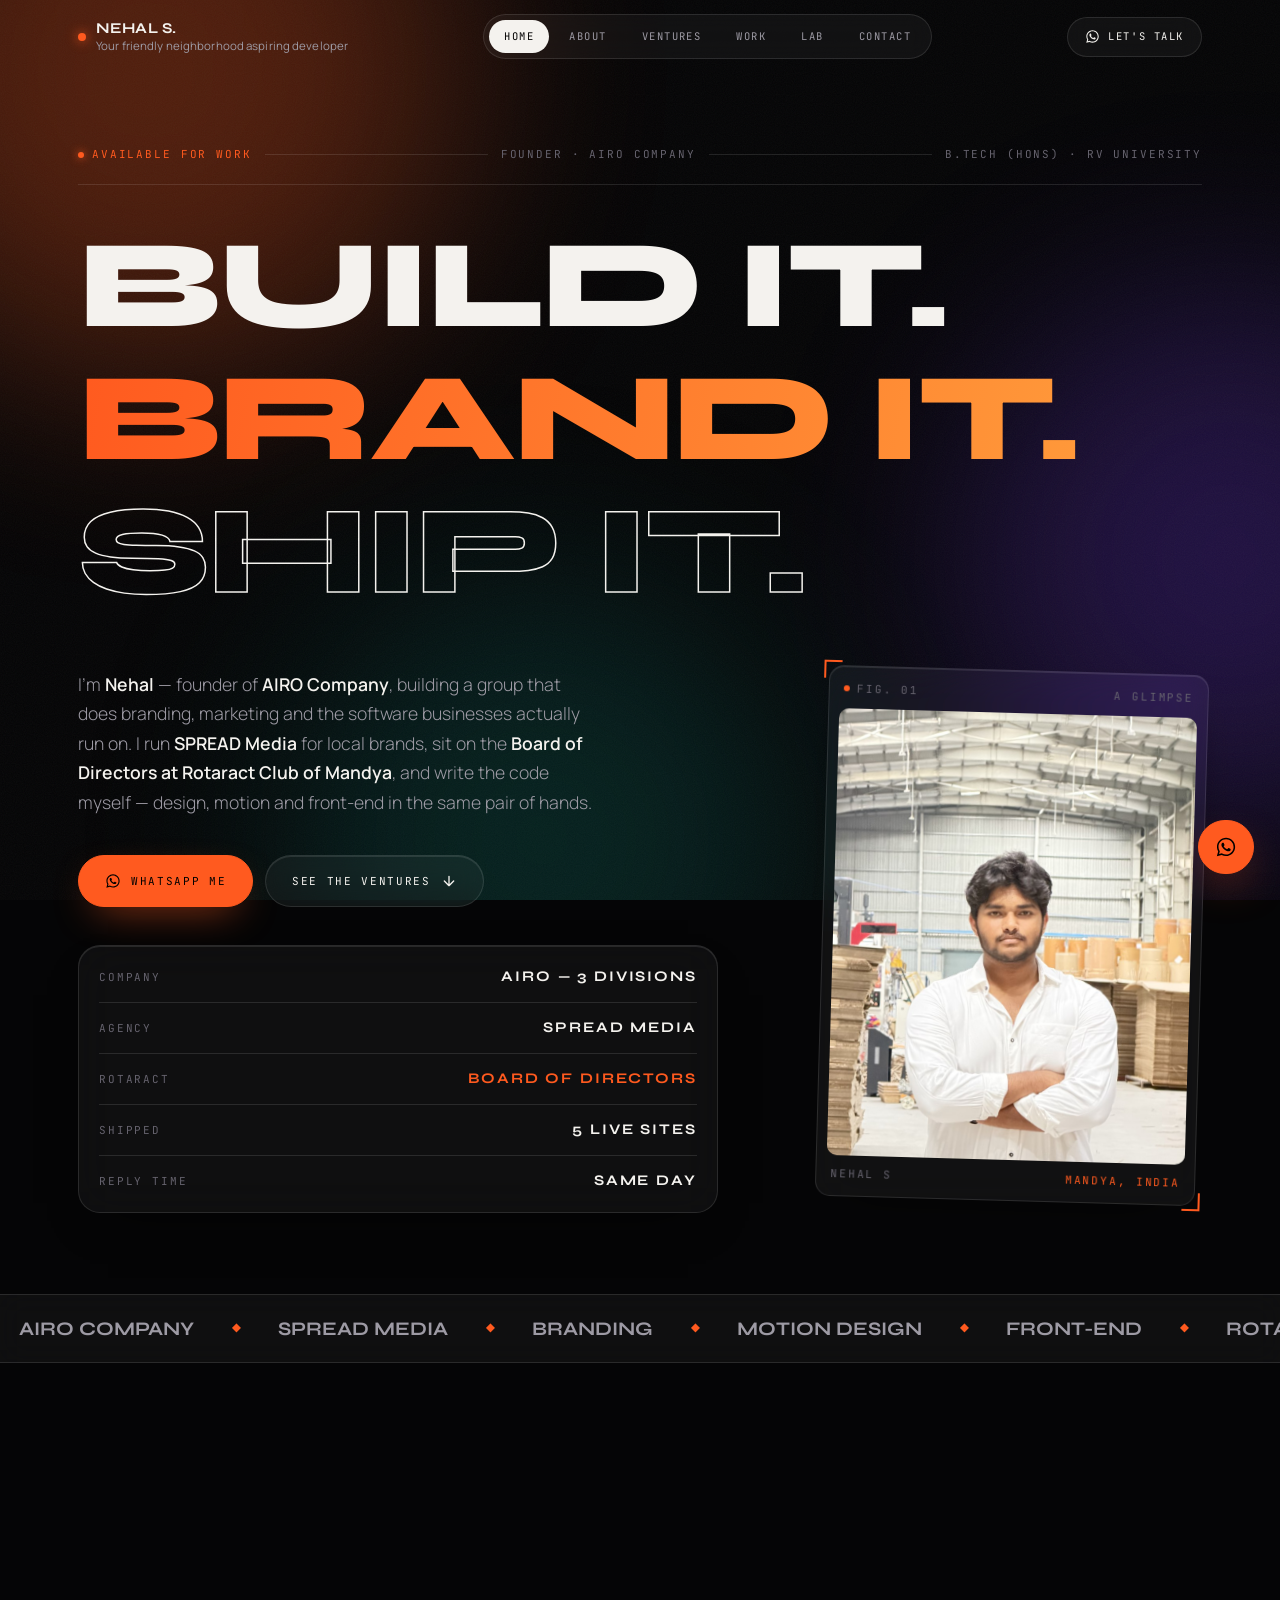
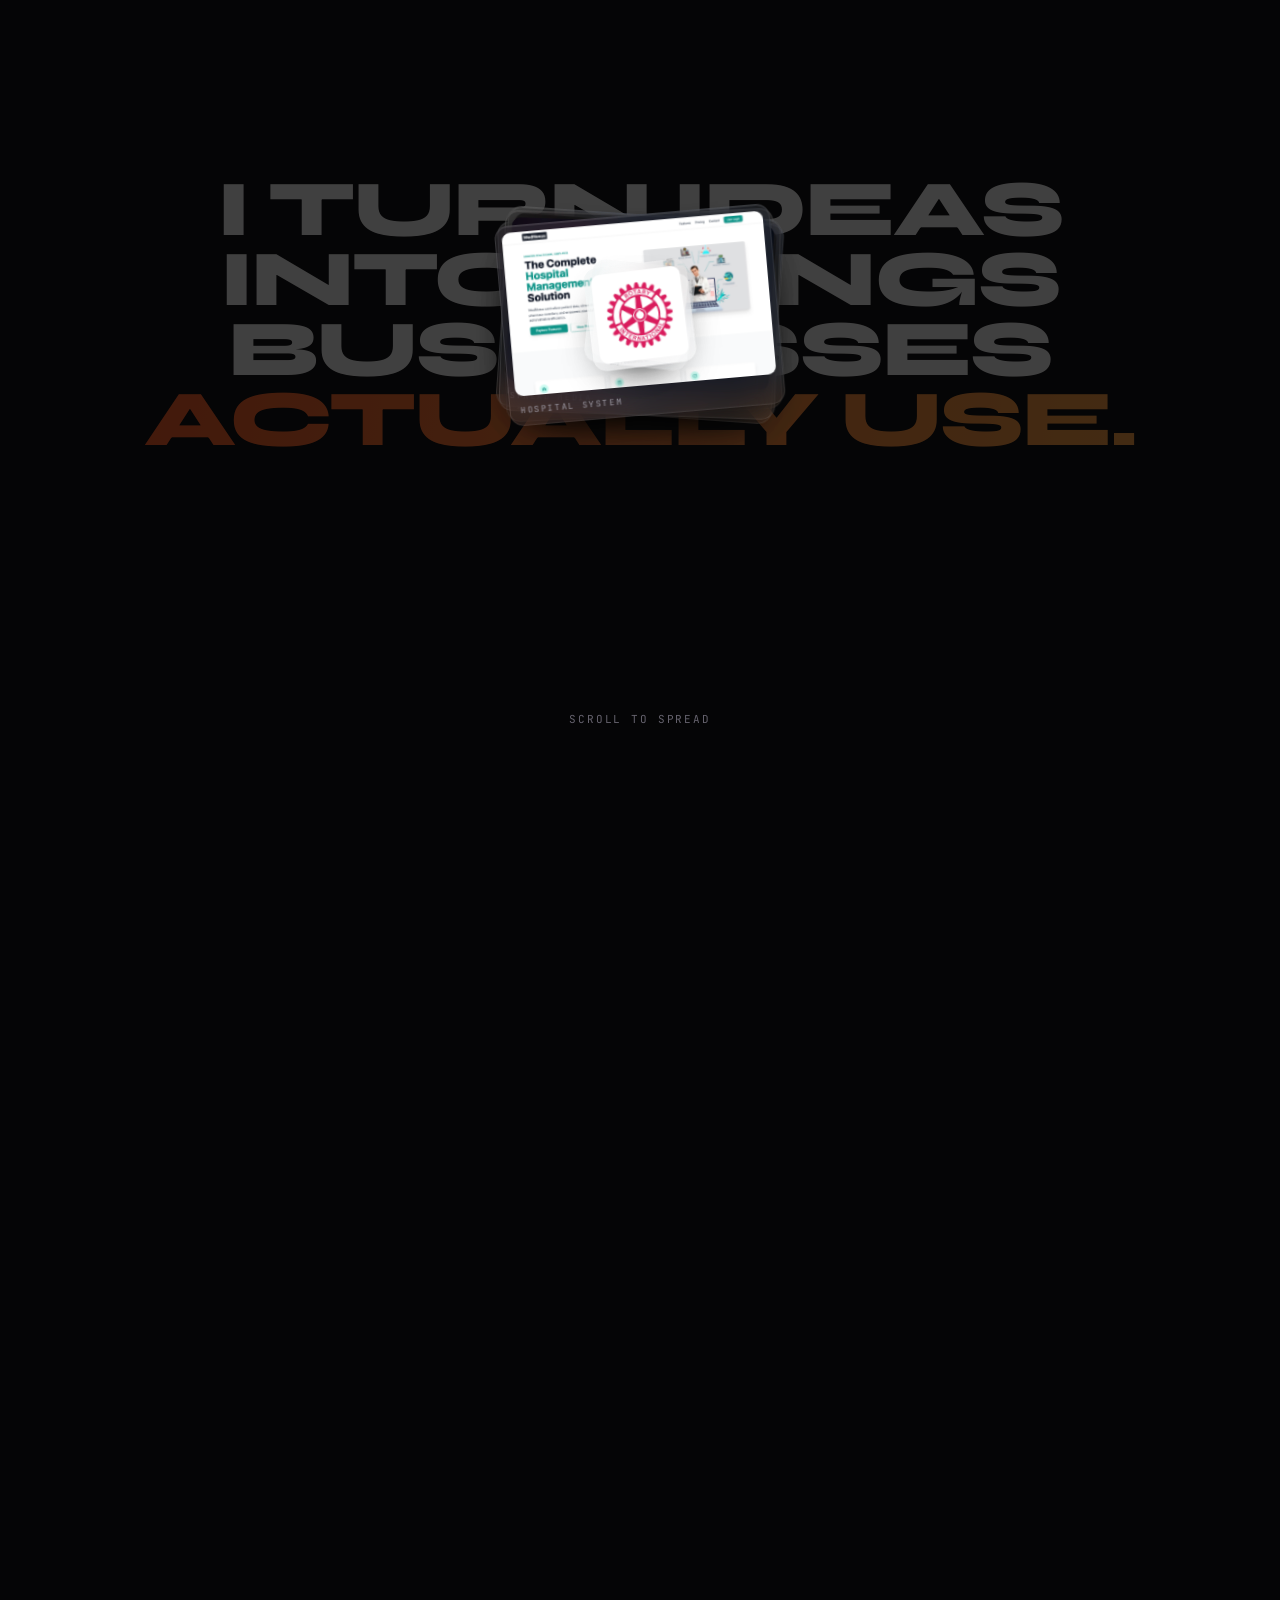
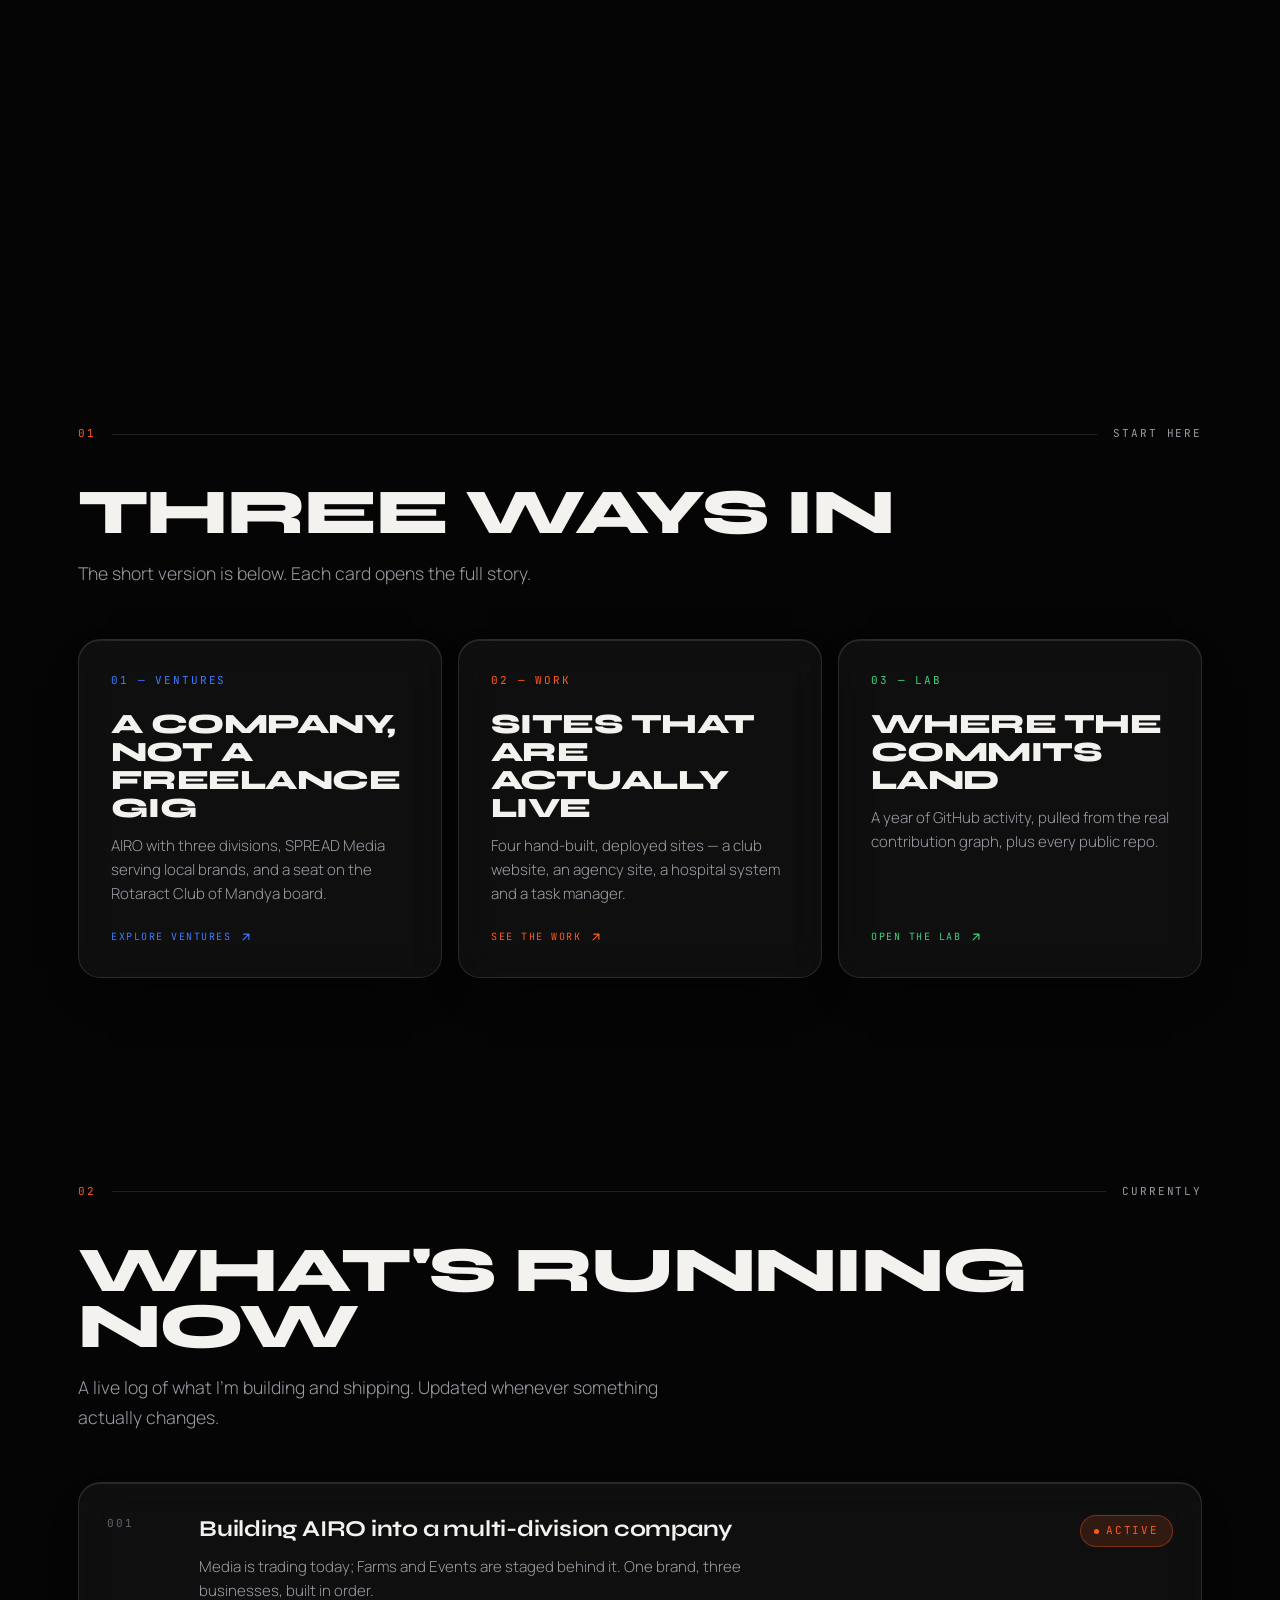
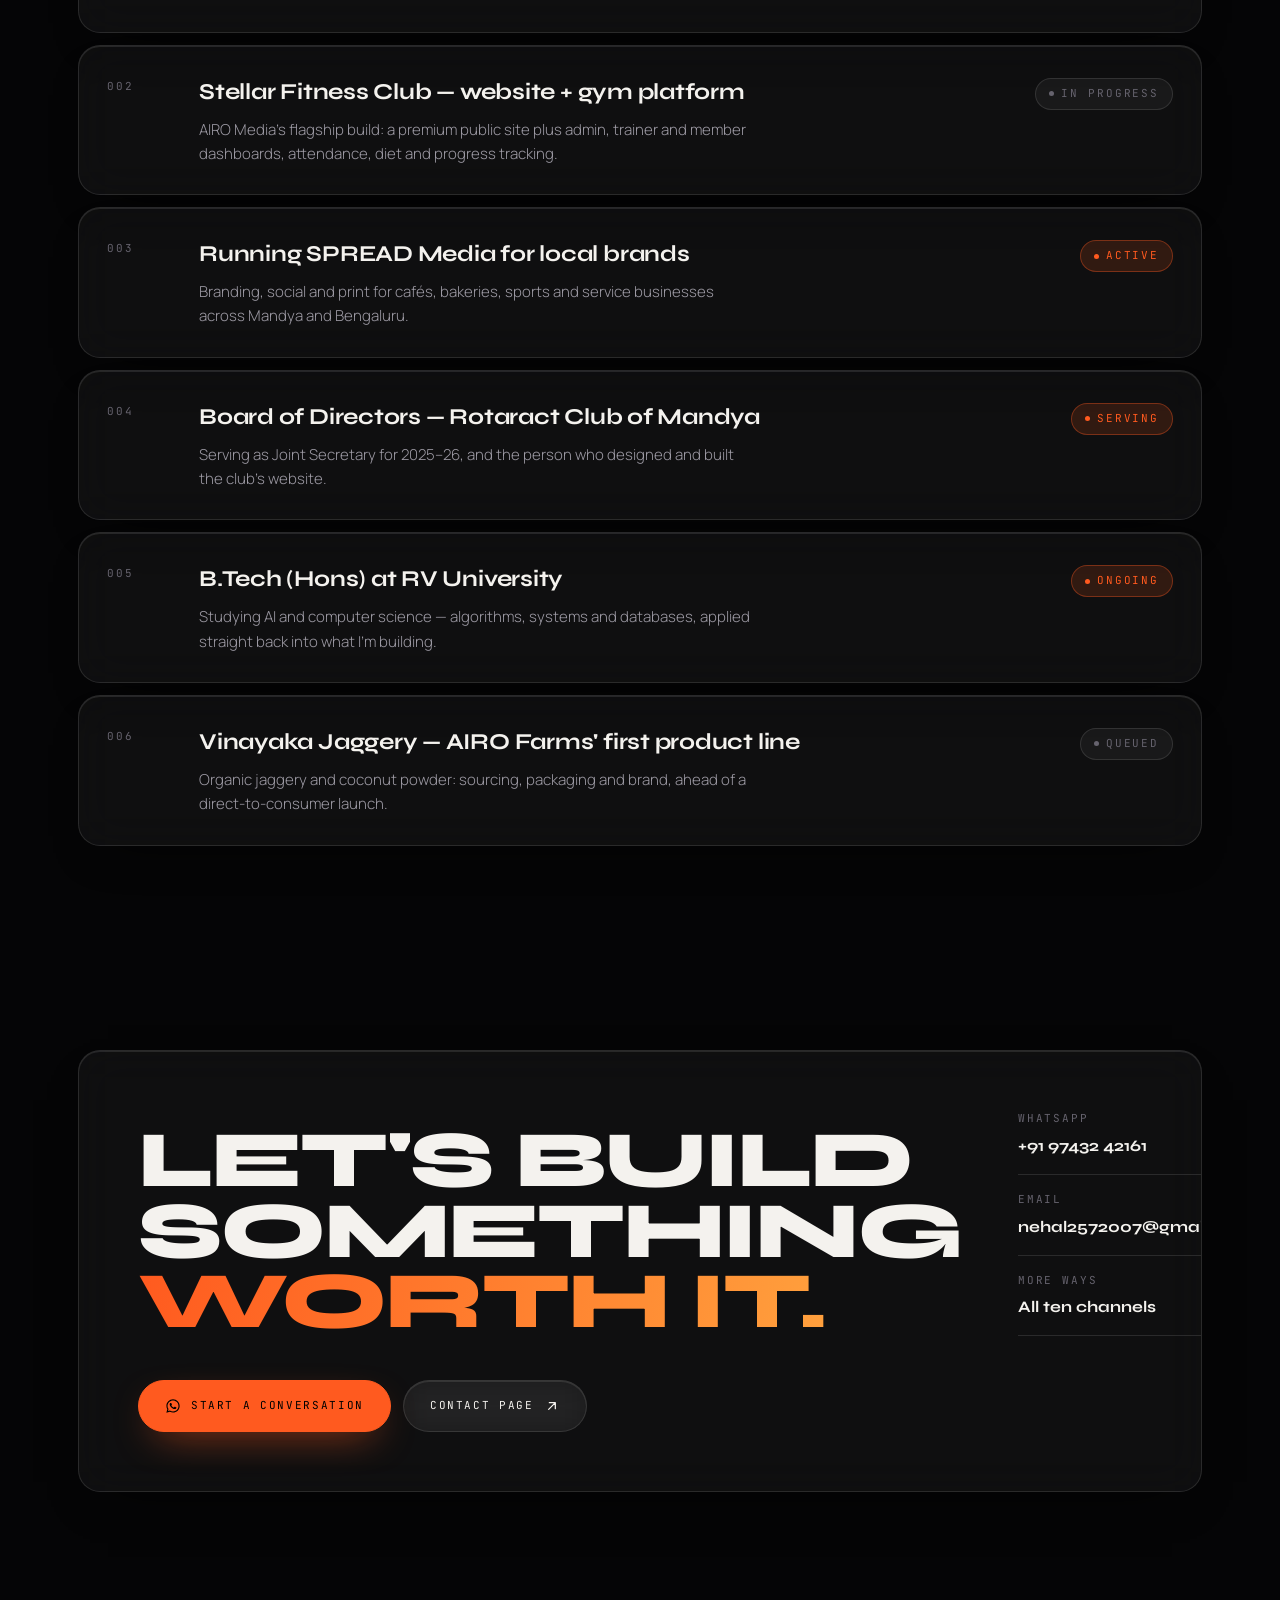
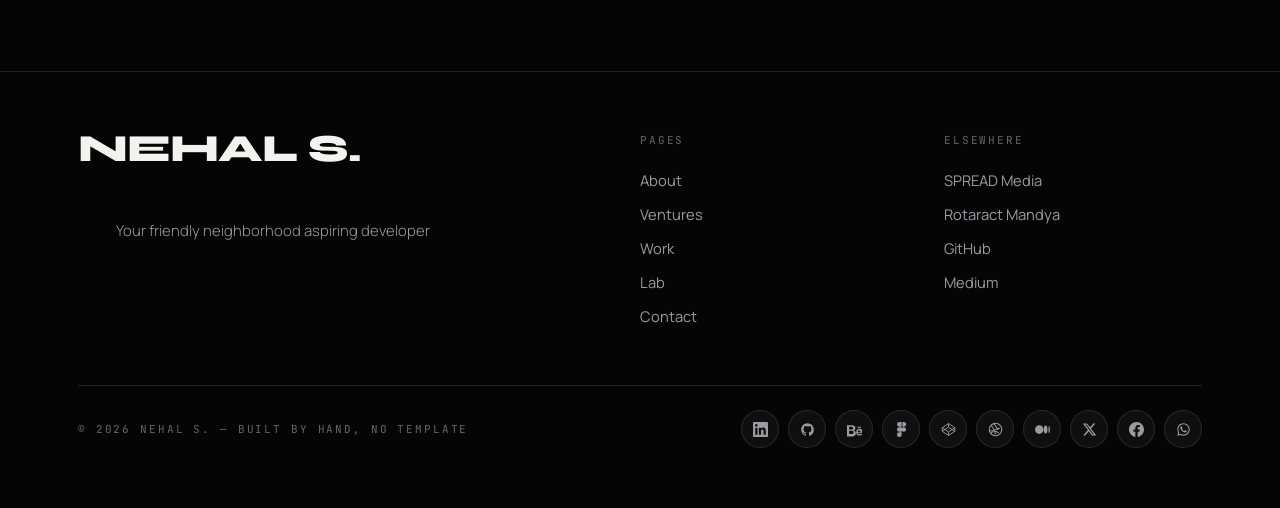
<file: index.html>
<!DOCTYPE html>
<html lang="en">
<head>
<meta charset="utf-8" />
<meta name="viewport" content="width=device-width, initial-scale=1" />
<title>Nehal S — Founder of AIRO · Designer &amp; Developer</title>
<meta name="description" content="Nehal S — founder of AIRO Company, runs SPREAD Media, Board of Directors at Rotaract Club of Mandya. Branding, interface design and front-end code." />
<meta name="author" content="Nehal S" />
<meta name="theme-color" content="#050506" />
<meta name="google-site-verification" content="ttgD4IgTuTl4LlyPRMqE-RwL8-x3dtX1jscr3461njA" />
<link rel="canonical" href="https://nehal.is-a.dev/" />
<meta property="og:type" content="website" />
<meta property="og:site_name" content="Nehal S" />
<meta property="og:url" content="https://nehal.is-a.dev/" />
<meta property="og:title" content="Nehal S — Founder of AIRO · Designer &amp; Developer" />
<meta property="og:description" content="I build brands, businesses and the software that runs them." />
<meta property="og:image" content="https://nehal.is-a.dev/assets/og.png" />
<meta property="og:image:width" content="1200" />
<meta property="og:image:height" content="630" />
<meta property="og:image:alt" content="Nehal S — Build it. Brand it. Ship it." />
<meta property="og:locale" content="en_IN" />
<meta name="twitter:card" content="summary_large_image" />
<meta name="twitter:title" content="Nehal S — Founder of AIRO · Designer &amp; Developer" />
<meta name="twitter:description" content="I build brands, businesses and the software that runs them." />
<meta name="twitter:image" content="https://nehal.is-a.dev/assets/og.png" />
<script>document.documentElement.className += ' js';</script>
<link rel="preconnect" href="https://fonts.googleapis.com" />
<link rel="preconnect" href="https://fonts.gstatic.com" crossorigin />
<link href="https://fonts.googleapis.com/css2?family=Syne:wght@600;700;800&family=Manrope:wght@300;400;500;600&family=JetBrains+Mono:wght@400;500&display=swap" rel="stylesheet" />
<link rel="stylesheet" href="assets/css/style.css" />
<script type="application/ld+json">
{
  "@context": "https://schema.org",
  "@type": "Person",
  "name": "Nehal S",
  "url": "https://nehal.is-a.dev/",
  "image": "https://nehal.is-a.dev/assets/me.jpg",
  "jobTitle": "Designer & Front-End Developer",
  "description": "Founder of AIRO Company. Designer who codes — branding, interface design and front-end development.",
  "address": {
    "@type": "PostalAddress",
    "addressLocality": "Mandya",
    "addressRegion": "Karnataka",
    "addressCountry": "IN"
  },
  "alumniOf": {
    "@type": "CollegeOrUniversity",
    "name": "RV University",
    "address": {
      "@type": "PostalAddress",
      "addressLocality": "Bengaluru",
      "addressRegion": "Karnataka",
      "addressCountry": "IN"
    }
  },
  "worksFor": {
    "@type": "Organization",
    "name": "AIRO Company",
    "url": "https://nehal.is-a.dev/Airo-company-/",
    "slogan": "One Vision. Endless Possibilities."
  },
  "knowsAbout": [
    "Brand identity",
    "Web design",
    "Front-end development",
    "Next.js",
    "Motion design",
    "Advertising"
  ],
  "sameAs": [
    "https://github.com/NEHAL-S-DEVLR",
    "https://www.linkedin.com/in/nehal-s-2572007iamheretoconquer/",
    "https://www.behance.net/nehalk3",
    "https://www.figma.com/@nehalsn",
    "https://codepen.io/Nehal-the-animator",
    "https://medium.com/@nehal2572007",
    "https://x.com/SalaarRaisaar"
  ]
}
</script>
</head>
<body>

<div class="aura"><i></i><i></i><i></i></div>
<div class="grain"></div>
<div class="prog" id="prog"></div>

<header id="hdr">
  <div class="wrap hdr">
    <a href="index.html" class="sig"><i></i><span class="sig-t"><b>Nehal&nbsp;S.</b><small>Your friendly neighborhood aspiring developer</small></span></a>
    <nav class="hnav">
      <a href="index.html" aria-current="page">Home</a>
      <a href="about.html">About</a>
      <a href="ventures.html">Ventures</a>
      <a href="work.html">Work</a>
      <a href="lab.html">Lab</a>
      <a href="contact.html">Contact</a>
    </nav>
    <div style="display:flex;align-items:center;gap:10px">
      <a class="hcta" href="https://wa.me/919743242161?text=Hi%20Nehal%2C%20I%20found%20your%20site." target="_blank" rel="noopener">
        <svg><use href="#i-wa"/></svg><span>Let's talk</span>
      </a>
      <button class="burger" id="burger" aria-label="Open menu" aria-expanded="false"><svg><use href="#i-menu"/></svg></button>
    </div>
  </div>
</header>

<div class="sheet" id="sheet">
  <div class="sheet-bg"></div>
  <nav class="sheet-in glass">
    <a href="index.html" aria-current="page">Home <span>01</span></a>
    <a href="about.html">About <span>02</span></a>
    <a href="ventures.html">Ventures <span>03</span></a>
    <a href="work.html">Work <span>04</span></a>
    <a href="lab.html">Lab <span>05</span></a>
    <a href="contact.html">Contact <span>06</span></a>
  </nav>
</div>

<main>

<section class="hero">
  <div class="wrap">
    <div class="hero-meta mono">
      <span class="live"><i></i> Available for work</span>
      <span class="sp"></span>
      <span>Founder · AIRO Company</span>
      <span class="sp"></span>
      <span>B.Tech (Hons) · RV University</span>
    </div>

    <h1 class="dsp">
      <span class="ln"><span>Build it.</span></span>
      <span class="ln"><span class="grad" data-scramble>Brand it.</span></span>
      <span class="ln"><span class="outline">Ship it.</span></span>
    </h1>

    <div class="hero-grid">
      <div>
        <p class="lead rv">
          I'm <strong>Nehal</strong> — founder of <strong>AIRO Company</strong>, building a group that does
          branding, marketing and the software businesses actually run on. I run <strong>SPREAD Media</strong>
          for local brands, sit on the <strong>Board of Directors at Rotaract Club of Mandya</strong>,
          and write the code myself — design, motion and front-end in the same pair of hands.
        </p>
        <div class="hero-cta rv">
          <a class="btn" href="https://wa.me/919743242161?text=Hi%20Nehal%2C%20I%20found%20your%20site." target="_blank" rel="noopener">
            <svg><use href="#i-wa"/></svg><span>WhatsApp me</span>
          </a>
          <a class="btn btn-glass" href="ventures.html"><span>See the ventures</span><svg><use href="#i-dn"/></svg></a>
        </div>
        <dl class="stats glass mono rv">
          <div class="stat"><dt>Company</dt><dd>AIRO — 3 divisions</dd></div>
          <div class="stat"><dt>Agency</dt><dd>SPREAD Media</dd></div>
          <div class="stat"><dt>Rotaract</dt><dd class="acc">Board of Directors</dd></div>
          <div class="stat"><dt>Shipped</dt><dd>5 live sites</dd></div>
          <div class="stat"><dt>Reply time</dt><dd>Same day</dd></div>
        </dl>
      </div>
      <div class="fig-wrap rv">
        <figure class="fig glass">
          <div class="fig-top mono"><span><i></i>Fig. 01</span><span>A glimpse</span></div>
          <div class="fig-img"><img src="assets/me.jpg" alt="Nehal S" width="800" height="1000" /></div>
          <figcaption class="fig-cap mono"><span>Nehal S</span><span class="acc">Mandya, India</span></figcaption>
        </figure>
      </div>
    </div>
  </div>
</section>

<div class="marq" aria-hidden="true">
  <div class="marq-t">
    <ul>
      <li>AIRO Company</li><li class="dot">◆</li><li>SPREAD Media</li><li class="dot">◆</li>
      <li>Branding</li><li class="dot">◆</li><li>Motion Design</li><li class="dot">◆</li>
      <li>Front-end</li><li class="dot">◆</li><li>Rotaract Mandya</li><li class="dot">◆</li>
      <li>Figma</li><li class="dot">◆</li><li>Web Development</li><li class="dot">◆</li>
    </ul>
    <ul>
      <li>AIRO Company</li><li class="dot">◆</li><li>SPREAD Media</li><li class="dot">◆</li>
      <li>Branding</li><li class="dot">◆</li><li>Motion Design</li><li class="dot">◆</li>
      <li>Front-end</li><li class="dot">◆</li><li>Rotaract Mandya</li><li class="dot">◆</li>
      <li>Figma</li><li class="dot">◆</li><li>Web Development</li><li class="dot">◆</li>
    </ul>
  </div>
</div>

<!-- work, spread out -->
<section class="spread" aria-label="Selected work">
  <div class="spread-stick">
    <p class="spread-line dsp">I turn ideas into things businesses <span class="grad">actually use.</span></p>
    <div class="spread-deck">
      <a class="sc glass" href="work.html" style="--x:-31;--y:-27;--r:-8;--r0:-3"><img src="assets/shots/airo.png" alt="AIRO Company website" loading="lazy" /><span class="mono">AIRO Company</span></a>
      <a class="sc glass" href="work.html" style="--x:31;--y:-26;--r:7;--r0:4"><img src="assets/shots/rotaract.png" alt="Rotaract Club of Mandya website" loading="lazy" /><span class="mono">Rotaract Mandya</span></a>
      <a class="sc glass" href="work.html" style="--x:-30;--y:28;--r:6;--r0:2"><img src="assets/shots/spread.png" alt="SPREAD Media website" loading="lazy" /><span class="mono">SPREAD Media</span></a>
      <a class="sc glass" href="work.html" style="--x:30;--y:27;--r:-6;--r0:-5"><img src="assets/shots/hms.png" alt="Hospital Management System" loading="lazy" /><span class="mono">Hospital System</span></a>
      <a class="sc glass logo" href="ventures.html" style="--x:-2;--y:-36;--r:-10;--r0:6"><img src="assets/logos/airo-media.png" alt="AIRO Media" loading="lazy" /></a>
      <a class="sc glass logo" href="ventures.html" style="--x:3;--y:36;--r:9;--r0:-7"><img src="assets/logos/xp-rotaract.png" alt="Rotaract Club of Mandya" loading="lazy" /></a>
    </div>
    <span class="spread-hint mono">Scroll to spread</span>
  </div>
</section>

<!-- three doors -->
<section>
  <div class="wrap">
    <div class="shead mono rv"><span class="num">01</span><span class="bar"></span><span class="nm">Start here</span></div>
    <h2 class="dsp stitle rv">Three ways in</h2>
    <p class="lead sintro rv">The short version is below. Each card opens the full story.</p>

    <div class="tri">
      <a class="hcard glass rv" style="--brand:var(--airo)" href="ventures.html">
        <span class="k mono">01 — Ventures</span>
        <h3>A company,<br />not a freelance gig</h3>
        <p>AIRO with three divisions, SPREAD Media serving local brands, and a seat on the Rotaract Club of Mandya board.</p>
        <span class="go">Explore ventures <svg><use href="#i-ur"/></svg></span>
      </a>
      <a class="hcard glass rv" style="--brand:var(--acc)" href="work.html">
        <span class="k mono">02 — Work</span>
        <h3>Sites that are<br />actually live</h3>
        <p>Four hand-built, deployed sites — a club website, an agency site, a hospital system and a task manager.</p>
        <span class="go">See the work <svg><use href="#i-ur"/></svg></span>
      </a>
      <a class="hcard glass rv" style="--brand:#3fd17c" href="lab.html">
        <span class="k mono">03 — Lab</span>
        <h3>Where the<br />commits land</h3>
        <p>A year of GitHub activity, pulled from the real contribution graph, plus every public repo.</p>
        <span class="go">Open the lab <svg><use href="#i-ur"/></svg></span>
      </a>
    </div>
  </div>
</section>

<!-- currently -->
<section>
  <div class="wrap">
    <div class="shead mono rv"><span class="num">02</span><span class="bar"></span><span class="nm">Currently</span></div>
    <h2 class="dsp stitle rv">What's running now</h2>
    <p class="lead sintro rv">A live log of what I'm building and shipping. Updated whenever something actually changes.</p>

    <div class="log">
      <article class="logi glass rv"><div class="idx mono">001</div>
        <div><h3>Building AIRO into a multi-division company</h3>
        <p>Media is trading today; Farms and Events are staged behind it. One brand, three businesses, built in order.</p></div>
        <div class="st on mono"><i></i> Active</div></article>

      <article class="logi glass rv"><div class="idx mono">002</div>
        <div><h3>Stellar Fitness Club — website + gym platform</h3>
        <p>AIRO Media's flagship build: a premium public site plus admin, trainer and member dashboards, attendance, diet and progress tracking.</p></div>
        <div class="st mono"><i></i> In progress</div></article>

      <article class="logi glass rv"><div class="idx mono">003</div>
        <div><h3>Running SPREAD Media for local brands</h3>
        <p>Branding, social and print for cafés, bakeries, sports and service businesses across Mandya and Bengaluru.</p></div>
        <div class="st on mono"><i></i> Active</div></article>

      <article class="logi glass rv"><div class="idx mono">004</div>
        <div><h3>Board of Directors — Rotaract Club of Mandya</h3>
        <p>Serving as Joint Secretary for 2025&ndash;26, and the person who designed and built the club's website.</p></div>
        <div class="st on mono"><i></i> Serving</div></article>

      <article class="logi glass rv"><div class="idx mono">005</div>
        <div><h3>B.Tech (Hons) at RV University</h3>
        <p>Studying AI and computer science — algorithms, systems and databases, applied straight back into what I'm building.</p></div>
        <div class="st on mono"><i></i> Ongoing</div></article>

      <article class="logi glass rv"><div class="idx mono">006</div>
        <div><h3>Vinayaka Jaggery — AIRO Farms' first product line</h3>
        <p>Organic jaggery and coconut powder: sourcing, packaging and brand, ahead of a direct-to-consumer launch.</p></div>
        <div class="st mono"><i></i> Queued</div></article>
    </div>
  </div>
</section>

<section>
  <div class="wrap">
    <div class="ct-box glass rv">
      <div class="ct-grid">
        <div><h2 class="dsp">Let's build<br />something<br /><span class="grad">worth it.</span></h2></div>
        <div class="ct-side">
          <div class="ct-row"><span class="k mono">WhatsApp</span>
            <a href="https://wa.me/919743242161" target="_blank" rel="noopener">+91 97432 42161</a></div>
          <div class="ct-row"><span class="k mono">Email</span>
            <a href="mailto:nehal2572007@gmail.com">nehal2572007@gmail.com</a></div>
          <div class="ct-row"><span class="k mono">More ways</span>
            <a href="contact.html">All ten channels</a></div>
        </div>
      </div>
      <div class="ct-actions">
        <a class="btn" href="https://wa.me/919743242161?text=Hi%20Nehal%2C%20I%27d%20like%20to%20work%20with%20you." target="_blank" rel="noopener">
          <svg><use href="#i-wa"/></svg><span>Start a conversation</span></a>
        <a class="btn btn-glass" href="contact.html"><span>Contact page</span><svg><use href="#i-ur"/></svg></a>
      </div>
    </div>
  </div>
</section>

</main>

<footer>
  <div class="wrap">
    <div class="fgrid">
      <div class="fbrand">
        <div class="m">Nehal S.</div>
        <p class="cap">Your friendly neighborhood aspiring developer</p>
      </div>
      <div class="fcol"><h4 class="mono">Pages</h4>
        <a href="about.html">About</a><a href="ventures.html">Ventures</a>
        <a href="work.html">Work</a><a href="lab.html">Lab</a><a href="contact.html">Contact</a></div>
      <div class="fcol"><h4 class="mono">Elsewhere</h4>
        <a href="https://nehal-s-devlr.github.io/SPREAD-media/" target="_blank" rel="noopener">SPREAD Media</a>
        <a href="https://nehal-s-devlr.github.io/Rotaract.mandya/" target="_blank" rel="noopener">Rotaract Mandya</a>
        <a href="https://github.com/NEHAL-S-DEVLR" target="_blank" rel="noopener">GitHub</a>
        <a href="https://medium.com/@nehal2572007" target="_blank" rel="noopener">Medium</a></div>
    </div>
    <div class="fbot">
      <p class="mono">© <span id="yr">2026</span> Nehal S. — Built by hand, no template</p>
      <div class="fsoc">
        <a href="https://www.linkedin.com/in/nehal-s-2572007iamheretoconquer/" target="_blank" rel="noopener" aria-label="LinkedIn"><svg><use href="#i-li"/></svg></a>
        <a href="https://github.com/NEHAL-S-DEVLR" target="_blank" rel="noopener" aria-label="GitHub"><svg><use href="#i-gh"/></svg></a>
        <a href="https://www.behance.net/nehalk3" target="_blank" rel="noopener" aria-label="Behance"><svg><use href="#i-be"/></svg></a>
        <a href="https://www.figma.com/@nehalsn" target="_blank" rel="noopener" aria-label="Figma"><svg><use href="#i-fg"/></svg></a>
        <a href="https://codepen.io/Nehal-the-animator" target="_blank" rel="noopener" aria-label="CodePen"><svg><use href="#i-cp"/></svg></a>
        <a href="https://dribbble.com/" target="_blank" rel="noopener" aria-label="Dribbble"><svg><use href="#i-dr"/></svg></a>
        <a href="https://medium.com/@nehal2572007" target="_blank" rel="noopener" aria-label="Medium"><svg><use href="#i-md"/></svg></a>
        <a href="https://x.com/SalaarRaisaar" target="_blank" rel="noopener" aria-label="X"><svg><use href="#i-x"/></svg></a>
        <a href="https://www.facebook.com/nehal.krish.50/" target="_blank" rel="noopener" aria-label="Facebook"><svg><use href="#i-fb"/></svg></a>
        <a href="https://wa.me/919743242161" target="_blank" rel="noopener" aria-label="WhatsApp"><svg><use href="#i-wa"/></svg></a>
      </div>
    </div>
  </div>
</footer>

<a class="wafab" href="https://wa.me/919743242161?text=Hi%20Nehal%2C%20I%20found%20your%20site." target="_blank" rel="noopener" aria-label="Chat on WhatsApp">
  <svg><use href="#i-wa"/></svg><b>WhatsApp</b>
</a>

<script src="assets/js/main.js"></script>
</body>
</html>
</file>
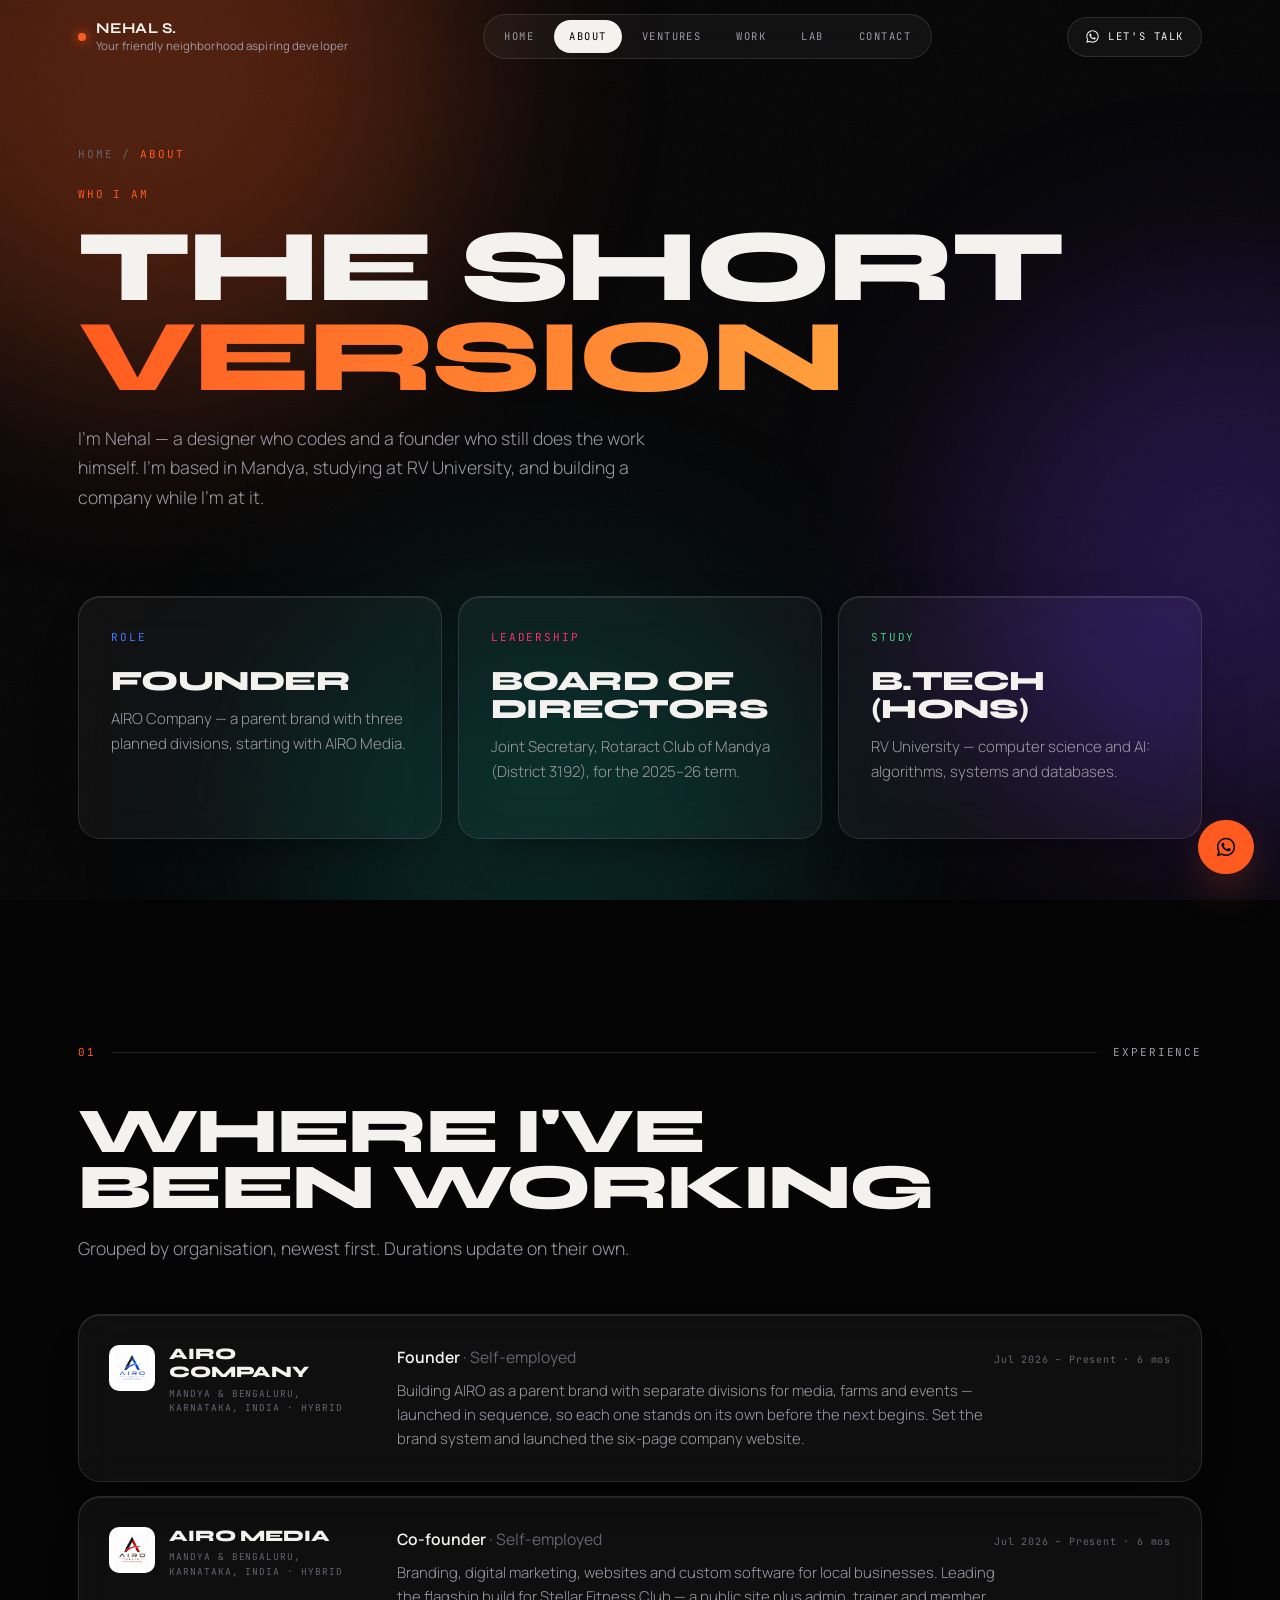
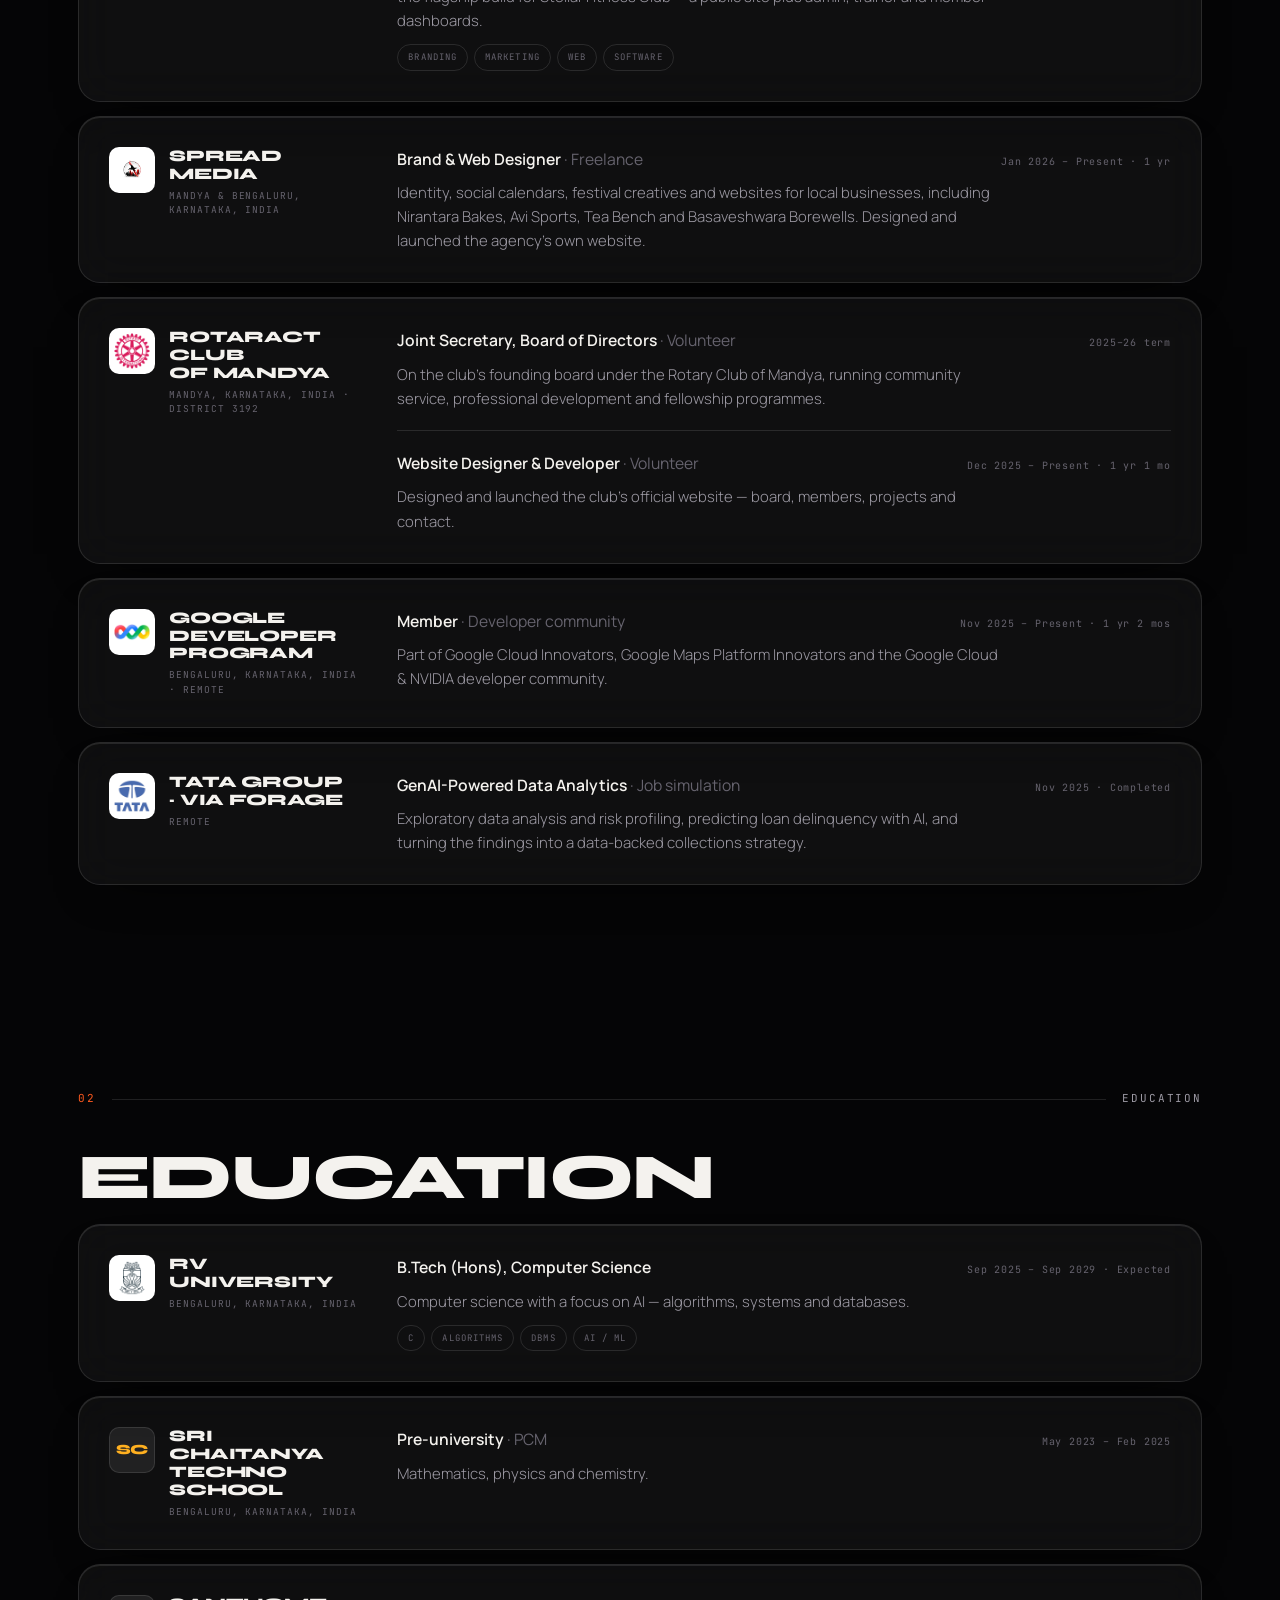
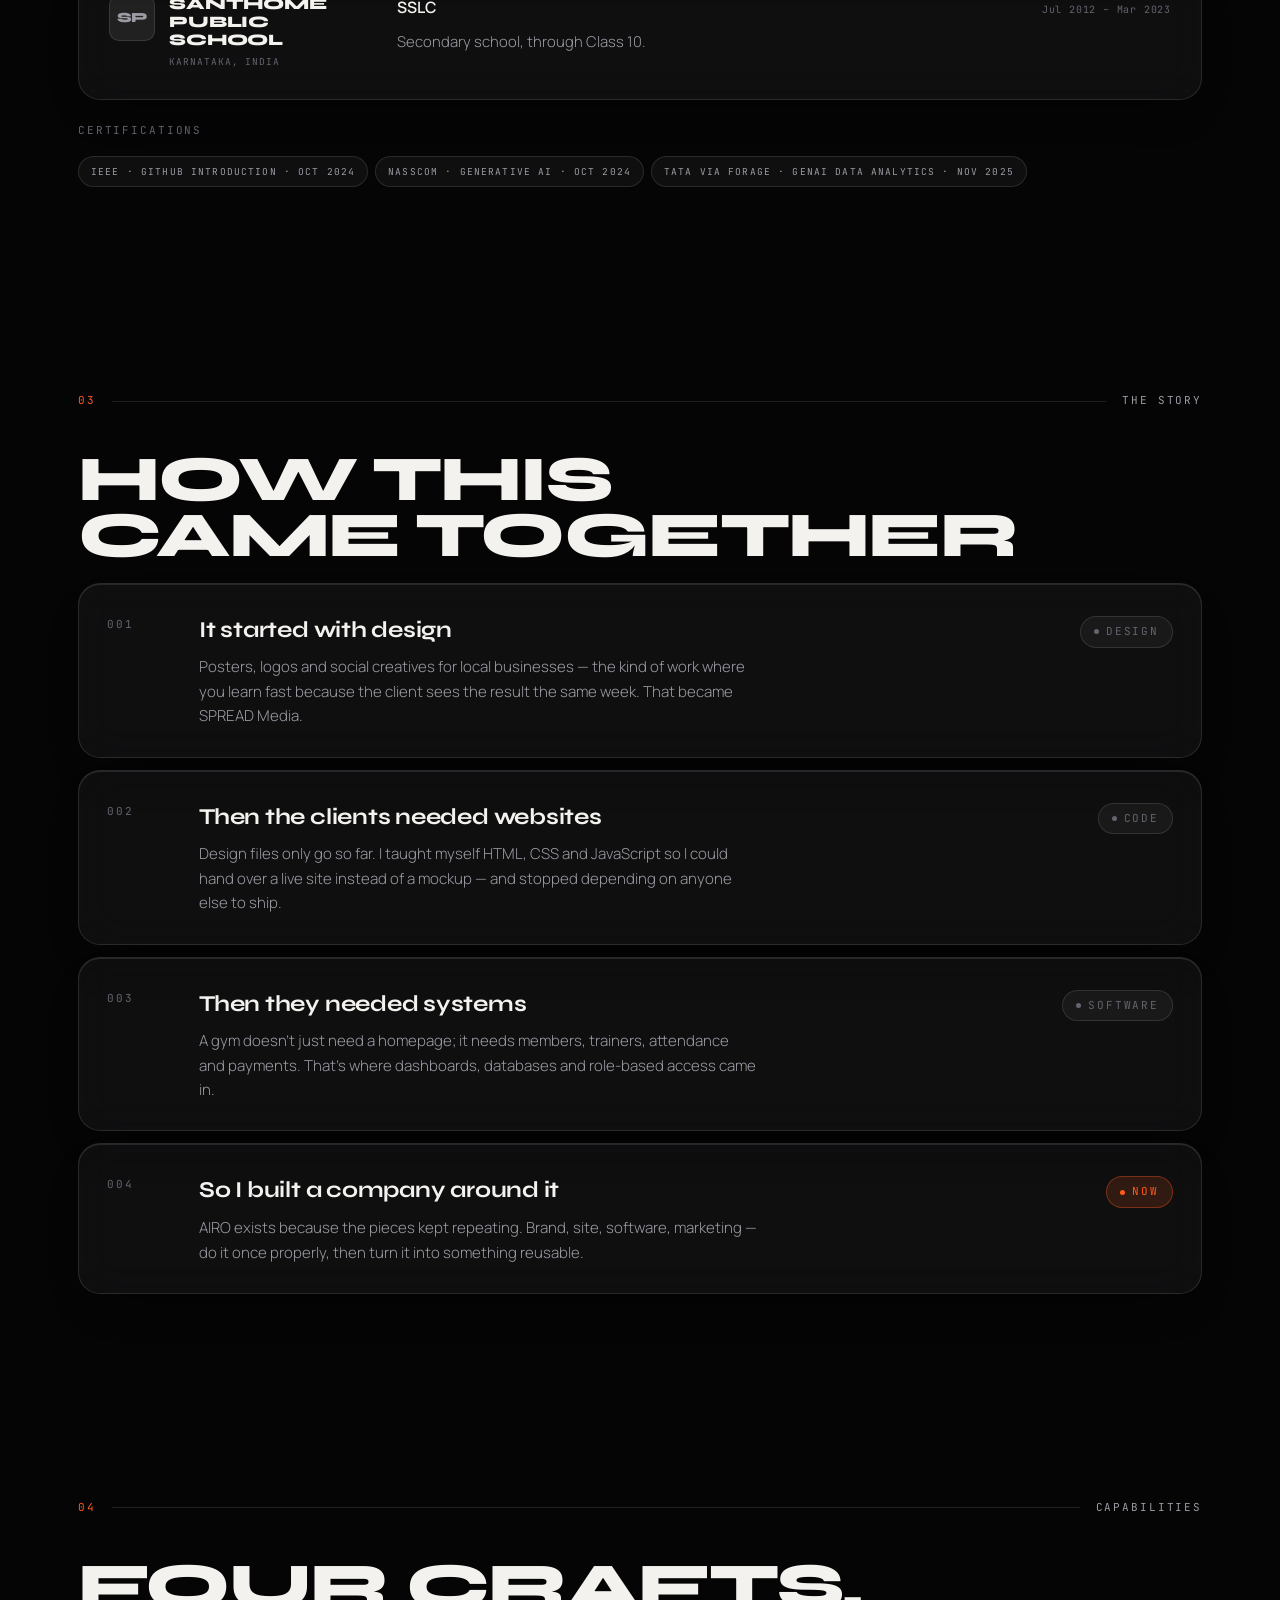
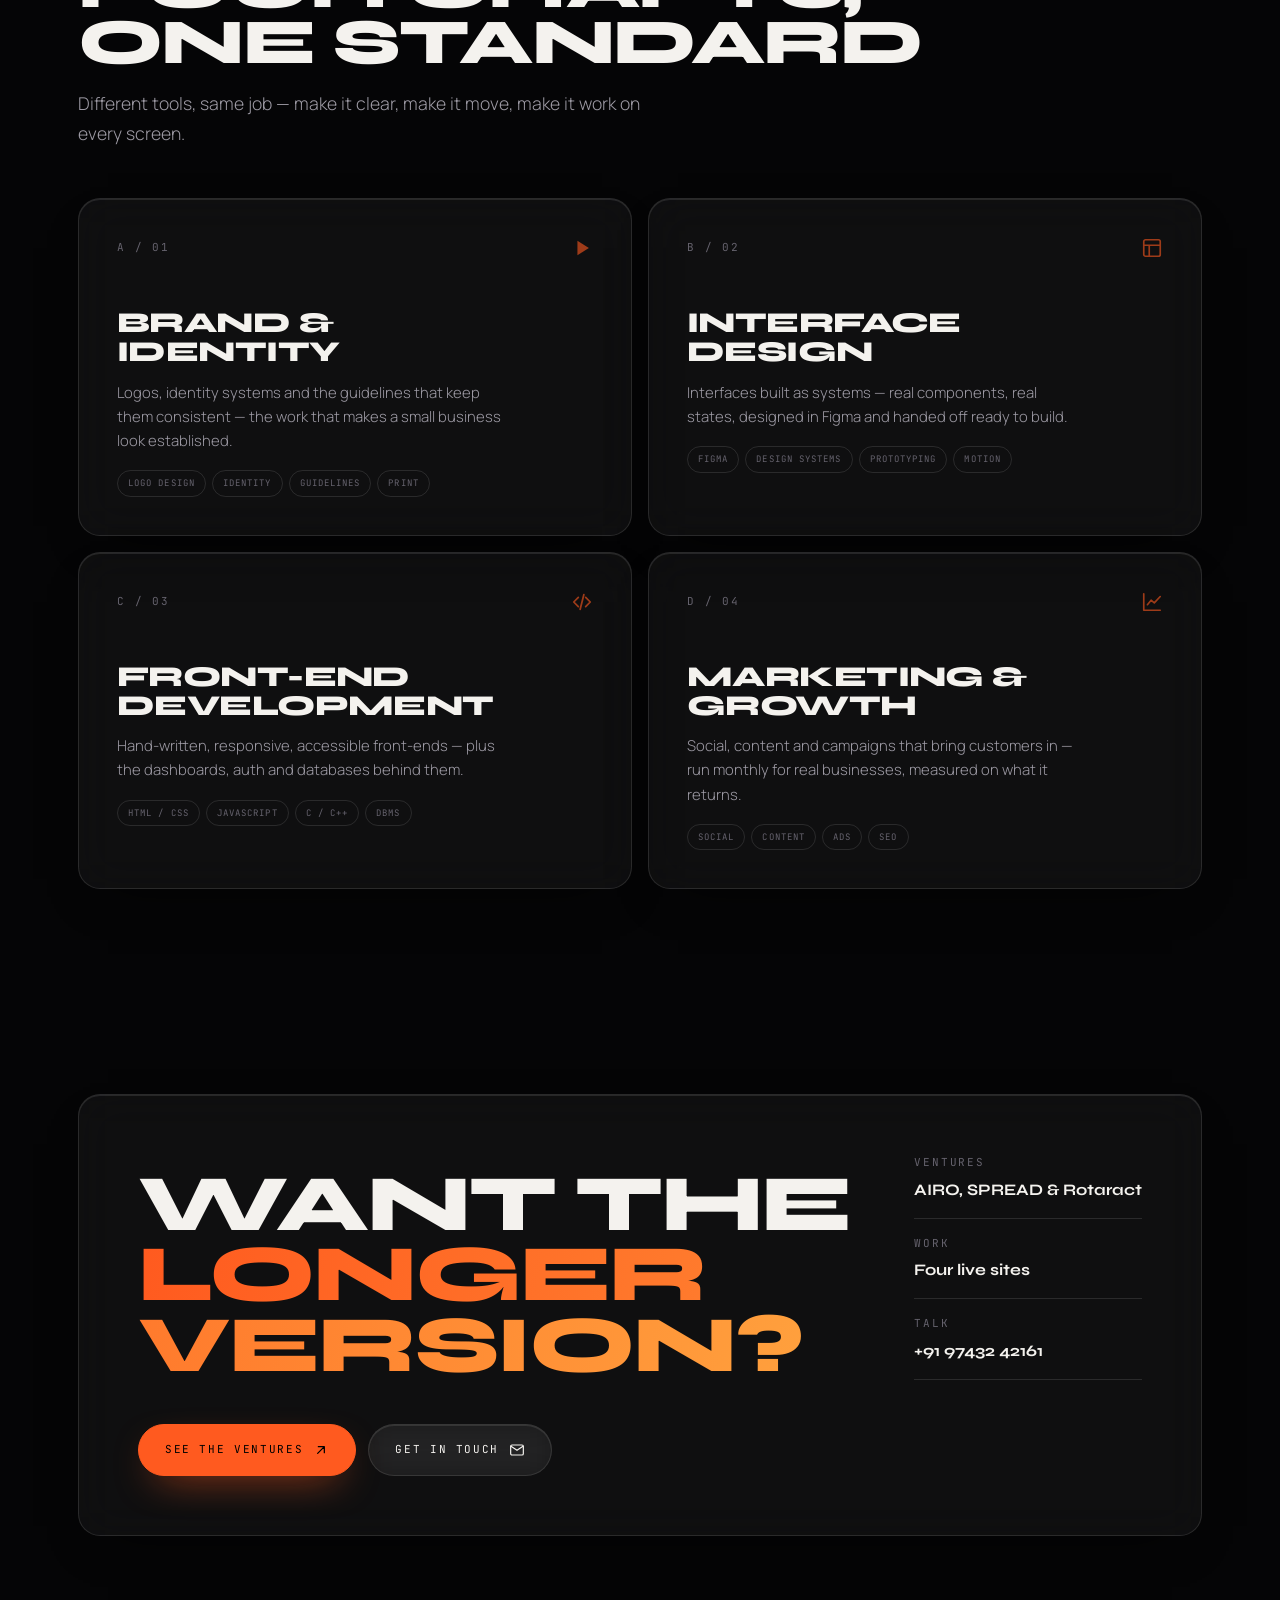
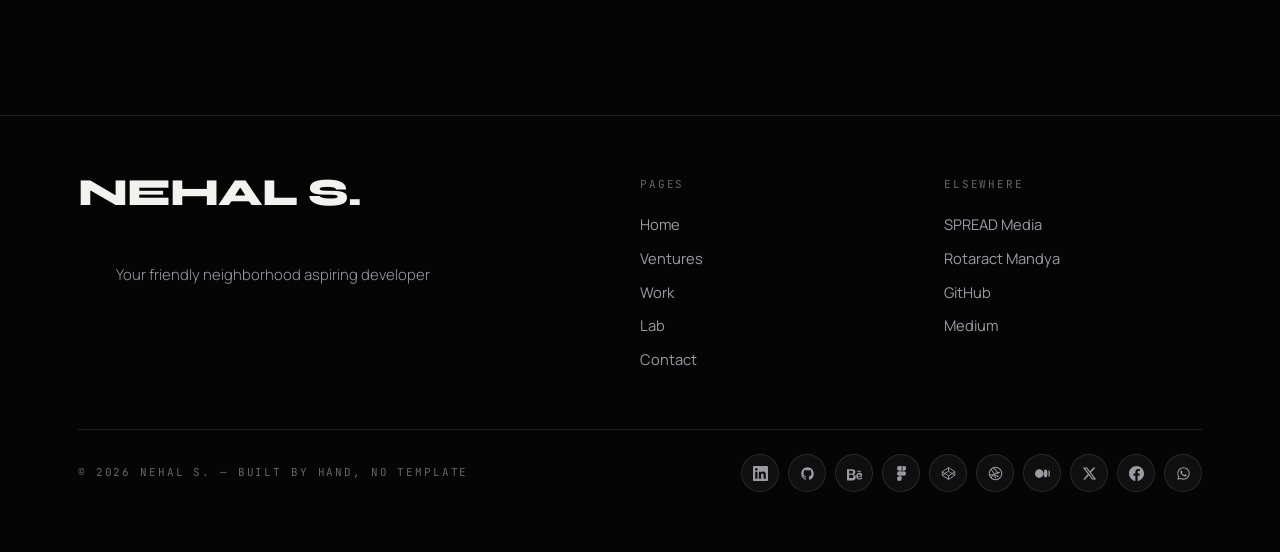
<file: about.html>
<!DOCTYPE html>
<html lang="en">
<head>
<meta charset="utf-8" />
<meta name="viewport" content="width=device-width, initial-scale=1" />
<title>About — Nehal S</title>
<meta name="description" content="Nehal S — founder of AIRO Company, Joint Secretary on the Board of Directors at Rotaract Club of Mandya, B.Tech (Hons) student at RV University." />
<meta name="theme-color" content="#050506" />
<link rel="canonical" href="https://nehal.is-a.dev/about.html" />
<meta property="og:type" content="article" />
<meta property="og:site_name" content="Nehal S" />
<meta property="og:url" content="https://nehal.is-a.dev/about.html" />
<meta property="og:title" content="About — Nehal S" />
<meta property="og:description" content="Nehal S — founder of AIRO Company, Joint Secretary on the Board of Directors at Rotaract Club of Mandya, B.Tech (Hons) student at RV University." />
<meta property="og:image" content="https://nehal.is-a.dev/assets/og.png" />
<meta property="og:image:width" content="1200" />
<meta property="og:image:height" content="630" />
<meta property="og:image:alt" content="Nehal S — Build it. Brand it. Ship it." />
<meta property="og:locale" content="en_IN" />
<meta name="twitter:card" content="summary_large_image" />
<meta name="twitter:title" content="About — Nehal S" />
<meta name="twitter:description" content="Nehal S — founder of AIRO Company, Joint Secretary on the Board of Directors at Rotaract Club of Mandya, B.Tech (Hons) student at RV University." />
<meta name="twitter:image" content="https://nehal.is-a.dev/assets/og.png" />
<script>document.documentElement.className += ' js';</script>
<link rel="preconnect" href="https://fonts.googleapis.com" />
<link rel="preconnect" href="https://fonts.gstatic.com" crossorigin />
<link href="https://fonts.googleapis.com/css2?family=Syne:wght@600;700;800&family=Manrope:wght@300;400;500;600&family=JetBrains+Mono:wght@400;500&display=swap" rel="stylesheet" />
<link rel="stylesheet" href="assets/css/style.css" />
</head>
<body>

<div class="aura"><i></i><i></i><i></i></div>
<div class="grain"></div>
<div class="prog" id="prog"></div>

<header id="hdr">
  <div class="wrap hdr">
    <a href="index.html" class="sig"><i></i><span class="sig-t"><b>Nehal&nbsp;S.</b><small>Your friendly neighborhood aspiring developer</small></span></a>
    <nav class="hnav">
      <a href="index.html">Home</a>
      <a href="about.html" aria-current="page">About</a>
      <a href="ventures.html">Ventures</a>
      <a href="work.html">Work</a>
      <a href="lab.html">Lab</a>
      <a href="contact.html">Contact</a>
    </nav>
    <div style="display:flex;align-items:center;gap:10px">
      <a class="hcta" href="https://wa.me/919743242161?text=Hi%20Nehal%2C%20I%20found%20your%20site." target="_blank" rel="noopener">
        <svg><use href="#i-wa"/></svg><span>Let's talk</span>
      </a>
      <button class="burger" id="burger" aria-label="Open menu" aria-expanded="false"><svg><use href="#i-menu"/></svg></button>
    </div>
  </div>
</header>

<div class="sheet" id="sheet">
  <div class="sheet-bg"></div>
  <nav class="sheet-in glass">
    <a href="index.html">Home <span>01</span></a>
    <a href="about.html" aria-current="page">About <span>02</span></a>
    <a href="ventures.html">Ventures <span>03</span></a>
    <a href="work.html">Work <span>04</span></a>
    <a href="lab.html">Lab <span>05</span></a>
    <a href="contact.html">Contact <span>06</span></a>
  </nav>
</div>

<main>

<section class="phero pad-top">
  <div class="wrap">
    <div class="crumb mono"><a href="index.html">Home</a> <span>/</span> <span class="acc">About</span></div>
    <span class="kk mono">Who I am</span>
    <h1 class="dsp">The short<br /><span class="grad">version</span></h1>
    <p class="lead">
      I'm Nehal — a designer who codes and a founder who still does the work himself. I'm based in Mandya,
      studying at RV University, and building a company while I'm at it.
    </p>
  </div>
</section>

<section style="padding-top:clamp(30px,4vw,50px)">
  <div class="wrap">
    <div class="tri">
      <div class="hcard glass rv" style="--brand:var(--airo)">
        <span class="k mono">Role</span>
        <h3>Founder</h3>
        <p>AIRO Company — a parent brand with three planned divisions, starting with AIRO Media.</p>
      </div>
      <div class="hcard glass rv" style="--brand:var(--rota)">
        <span class="k mono">Leadership</span>
        <h3>Board of<br />Directors</h3>
        <p>Joint Secretary, Rotaract Club of Mandya (District 3192), for the 2025&ndash;26 term.</p>
      </div>
      <div class="hcard glass rv" style="--brand:#3fd17c">
        <span class="k mono">Study</span>
        <h3>B.Tech<br />(Hons)</h3>
        <p>RV University — computer science and AI: algorithms, systems and databases.</p>
      </div>
    </div>
  </div>
</section>

<section>
  <div class="wrap">
    <div class="shead mono rv"><span class="num">01</span><span class="bar"></span><span class="nm">Experience</span></div>
    <h2 class="dsp stitle rv">Where I've<br />been working</h2>
    <p class="lead sintro rv">Grouped by organisation, newest first. Durations update on their own.</p>
    <div class="xp">
      <article class="xp-co glass rv" style="--brand:var(--airo)">
        <div class="xp-id">
          <div class="xp-logo"><img src="assets/logos/airo.png" alt="" loading="lazy" /></div>
          <div><h3>AIRO Company</h3><span class="loc mono">Mandya &amp; Bengaluru, Karnataka, India · Hybrid</span></div>
        </div>
        <div class="xp-roles">
          <div class="xp-r">
            <div class="xp-rh"><b>Founder <em>· Self-employed</em></b><span class="when mono" data-from="2026-07">Jul 2026 – Present</span></div>
            <p>Building AIRO as a parent brand with separate divisions for media, farms and events — launched in sequence, so each one stands on its own before the next begins. Set the brand system and launched the six-page company website.</p>
          </div>
        </div>
      </article>

      <article class="xp-co glass rv" style="--brand:var(--media)">
        <div class="xp-id">
          <div class="xp-logo"><img src="assets/logos/airo-media.png" alt="" loading="lazy" /></div>
          <div><h3>AIRO Media</h3><span class="loc mono">Mandya &amp; Bengaluru, Karnataka, India · Hybrid</span></div>
        </div>
        <div class="xp-roles">
          <div class="xp-r">
            <div class="xp-rh"><b>Co-founder <em>· Self-employed</em></b><span class="when mono" data-from="2026-07">Jul 2026 – Present</span></div>
            <p>Branding, digital marketing, websites and custom software for local businesses. Leading the flagship build for Stellar Fitness Club — a public site plus admin, trainer and member dashboards.</p><ul class="chips"><li>Branding</li><li>Marketing</li><li>Web</li><li>Software</li></ul>
          </div>
        </div>
      </article>

      <article class="xp-co glass rv" style="--brand:var(--spread)">
        <div class="xp-id">
          <div class="xp-logo"><img src="assets/logos/spread.png" alt="" loading="lazy" /></div>
          <div><h3>SPREAD Media</h3><span class="loc mono">Mandya &amp; Bengaluru, Karnataka, India</span></div>
        </div>
        <div class="xp-roles">
          <div class="xp-r">
            <div class="xp-rh"><b>Brand &amp; Web Designer <em>· Freelance</em></b><span class="when mono" data-from="2026-01">Jan 2026 – Present</span></div>
            <p>Identity, social calendars, festival creatives and websites for local businesses, including Nirantara Bakes, Avi Sports, Tea Bench and Basaveshwara Borewells. Designed and launched the agency's own website.</p>
          </div>
        </div>
      </article>

      <article class="xp-co glass rv" style="--brand:var(--rota)">
        <div class="xp-id">
          <div class="xp-logo"><img src="assets/logos/xp-rotaract.png" alt="" loading="lazy" /></div>
          <div><h3>Rotaract Club of Mandya</h3><span class="loc mono">Mandya, Karnataka, India · District 3192</span></div>
        </div>
        <div class="xp-roles">
          <div class="xp-r">
            <div class="xp-rh"><b>Joint Secretary, Board of Directors <em>· Volunteer</em></b><span class="when mono">2025–26 term</span></div>
            <p>On the club's founding board under the Rotary Club of Mandya, running community service, professional development and fellowship programmes.</p>
          </div>
          <div class="xp-r">
            <div class="xp-rh"><b>Website Designer &amp; Developer <em>· Volunteer</em></b><span class="when mono" data-from="2025-12">Dec 2025 – Present</span></div>
            <p>Designed and launched the club's official website — board, members, projects and contact.</p>
          </div>
        </div>
      </article>

      <article class="xp-co glass rv" style="--brand:#4c8dff">
        <div class="xp-id">
          <div class="xp-logo"><img src="assets/logos/xp-gdp.png" alt="" loading="lazy" /></div>
          <div><h3>Google Developer Program</h3><span class="loc mono">Bengaluru, Karnataka, India · Remote</span></div>
        </div>
        <div class="xp-roles">
          <div class="xp-r">
            <div class="xp-rh"><b>Member <em>· Developer community</em></b><span class="when mono" data-from="2025-11">Nov 2025 – Present</span></div>
            <p>Part of Google Cloud Innovators, Google Maps Platform Innovators and the Google Cloud &amp; NVIDIA developer community.</p>
          </div>
        </div>
      </article>

      <article class="xp-co glass rv" style="--brand:#5b8def">
        <div class="xp-id">
          <div class="xp-logo"><img src="assets/logos/xp-tata.png" alt="" loading="lazy" /></div>
          <div><h3>Tata Group · via Forage</h3><span class="loc mono">Remote</span></div>
        </div>
        <div class="xp-roles">
          <div class="xp-r">
            <div class="xp-rh"><b>GenAI-Powered Data Analytics <em>· Job simulation</em></b><span class="when mono">Nov 2025 · Completed</span></div>
            <p>Exploratory data analysis and risk profiling, predicting loan delinquency with AI, and turning the findings into a data-backed collections strategy.</p>
          </div>
        </div>
      </article>
    </div>
  </div>
</section>

<section>
  <div class="wrap">
    <div class="shead mono rv"><span class="num">02</span><span class="bar"></span><span class="nm">Education</span></div>
    <h2 class="dsp stitle rv">Education</h2>
    <div class="xp">
      <article class="xp-co glass rv" style="--brand:#3fd17c">
        <div class="xp-id">
          <div class="xp-logo"><img src="assets/logos/xp-rvu.png" alt="" loading="lazy" /></div>
          <div><h3>RV University</h3><span class="loc mono">Bengaluru, Karnataka, India</span></div>
        </div>
        <div class="xp-roles">
          <div class="xp-r">
            <div class="xp-rh"><b>B.Tech (Hons), Computer Science</b><span class="when mono">Sep 2025 – Sep 2029 · Expected</span></div>
            <p>Computer science with a focus on AI — algorithms, systems and databases.</p><ul class="chips"><li>C</li><li>Algorithms</li><li>DBMS</li><li>AI / ML</li></ul>
          </div>
        </div>
      </article>

      <article class="xp-co glass rv" style="--brand:var(--events)">
        <div class="xp-id">
          <div class="xp-logo mark" aria-hidden="true">SC</div>
          <div><h3>Sri Chaitanya Techno School</h3><span class="loc mono">Bengaluru, Karnataka, India</span></div>
        </div>
        <div class="xp-roles">
          <div class="xp-r">
            <div class="xp-rh"><b>Pre-university <em>· PCM</em></b><span class="when mono">May 2023 – Feb 2025</span></div>
            <p>Mathematics, physics and chemistry.</p>
          </div>
        </div>
      </article>

      <article class="xp-co glass rv" style="--brand:var(--txt-2)">
        <div class="xp-id">
          <div class="xp-logo mark" aria-hidden="true">SP</div>
          <div><h3>Santhome Public School</h3><span class="loc mono">Karnataka, India</span></div>
        </div>
        <div class="xp-roles">
          <div class="xp-r">
            <div class="xp-rh"><b>SSLC</b><span class="when mono">Jul 2012 – Mar 2023</span></div>
            <p>Secondary school, through Class 10.</p>
          </div>
        </div>
      </article>
    </div>
    <div class="xp-certs rv">
      <span class="k mono">Certifications</span>
      <div class="clients"><span>IEEE · GitHub Introduction · Oct 2024</span><span>NASSCOM · Generative AI · Oct 2024</span><span>Tata via Forage · GenAI Data Analytics · Nov 2025</span></div>
    </div>
  </div>
</section>

<section>
  <div class="wrap">
    <div class="shead mono rv"><span class="num">03</span><span class="bar"></span><span class="nm">The story</span></div>
    <h2 class="dsp stitle rv">How this<br />came together</h2>

    <div class="log">
      <article class="logi glass rv"><div class="idx mono">001</div>
        <div><h3>It started with design</h3>
        <p>Posters, logos and social creatives for local businesses — the kind of work where you learn fast because the client sees the result the same week. That became SPREAD Media.</p></div>
        <div class="st mono"><i></i> Design</div></article>

      <article class="logi glass rv"><div class="idx mono">002</div>
        <div><h3>Then the clients needed websites</h3>
        <p>Design files only go so far. I taught myself HTML, CSS and JavaScript so I could hand over a live site instead of a mockup — and stopped depending on anyone else to ship.</p></div>
        <div class="st mono"><i></i> Code</div></article>

      <article class="logi glass rv"><div class="idx mono">003</div>
        <div><h3>Then they needed systems</h3>
        <p>A gym doesn't just need a homepage; it needs members, trainers, attendance and payments. That's where dashboards, databases and role-based access came in.</p></div>
        <div class="st mono"><i></i> Software</div></article>

      <article class="logi glass rv"><div class="idx mono">004</div>
        <div><h3>So I built a company around it</h3>
        <p>AIRO exists because the pieces kept repeating. Brand, site, software, marketing — do it once properly, then turn it into something reusable.</p></div>
        <div class="st on mono"><i></i> Now</div></article>
    </div>
  </div>
</section>

<section>
  <div class="wrap">
    <div class="shead mono rv"><span class="num">04</span><span class="bar"></span><span class="nm">Capabilities</span></div>
    <h2 class="dsp stitle rv">Four crafts,<br />one standard</h2>
    <p class="lead sintro rv">Different tools, same job — make it clear, make it move, make it work on every screen.</p>

    <div class="caps">
      <article class="cap glass rv">
        <div class="cap-top"><span class="k mono">A / 01</span>
          <svg class="cap-ic" viewBox="0 0 24 24" fill="currentColor"><path d="M7 4.2 19.5 12 7 19.8z"/></svg></div>
        <h3>Brand &amp;<br />identity</h3>
        <p>Logos, identity systems and the guidelines that keep them consistent — the work that makes a small business look established.</p>
        <ul class="chips"><li>Logo design</li><li>Identity</li><li>Guidelines</li><li>Print</li></ul>
      </article>

      <article class="cap glass rv">
        <div class="cap-top"><span class="k mono">B / 02</span>
          <svg class="cap-ic" viewBox="0 0 24 24" fill="none" stroke="currentColor" stroke-width="1.8" stroke-linejoin="round"><rect x="3" y="3" width="18" height="18" rx="2"/><path d="M3 9h18M9 21V9"/></svg></div>
        <h3>Interface<br />design</h3>
        <p>Interfaces built as systems — real components, real states, designed in Figma and handed off ready to build.</p>
        <ul class="chips"><li>Figma</li><li>Design systems</li><li>Prototyping</li><li>Motion</li></ul>
      </article>

      <article class="cap glass rv">
        <div class="cap-top"><span class="k mono">C / 03</span>
          <svg class="cap-ic" viewBox="0 0 24 24" fill="none" stroke="currentColor" stroke-width="1.9" stroke-linecap="round" stroke-linejoin="round"><path d="m8 17-5-5 5-5M16 7l5 5-5 5M14 4l-4 16"/></svg></div>
        <h3>Front-end<br />development</h3>
        <p>Hand-written, responsive, accessible front-ends — plus the dashboards, auth and databases behind them.</p>
        <ul class="chips"><li>HTML / CSS</li><li>JavaScript</li><li>C / C++</li><li>DBMS</li></ul>
      </article>

      <article class="cap glass rv">
        <div class="cap-top"><span class="k mono">D / 04</span>
          <svg class="cap-ic" viewBox="0 0 24 24" fill="none" stroke="currentColor" stroke-width="1.8" stroke-linecap="round" stroke-linejoin="round"><path d="M3 3v18h18"/><path d="m7 15 4-5 3.5 3L21 6"/></svg></div>
        <h3>Marketing &amp;<br />growth</h3>
        <p>Social, content and campaigns that bring customers in — run monthly for real businesses, measured on what it returns.</p>
        <ul class="chips"><li>Social</li><li>Content</li><li>Ads</li><li>SEO</li></ul>
      </article>
    </div>
  </div>
</section>

<section>
  <div class="wrap">
    <div class="ct-box glass rv">
      <div class="ct-grid">
        <div><h2 class="dsp">Want the<br /><span class="grad">longer version?</span></h2></div>
        <div class="ct-side">
          <div class="ct-row"><span class="k mono">Ventures</span><a href="ventures.html">AIRO, SPREAD &amp; Rotaract</a></div>
          <div class="ct-row"><span class="k mono">Work</span><a href="work.html">Four live sites</a></div>
          <div class="ct-row"><span class="k mono">Talk</span><a href="https://wa.me/919743242161" target="_blank" rel="noopener">+91 97432 42161</a></div>
        </div>
      </div>
      <div class="ct-actions">
        <a class="btn" href="ventures.html"><span>See the ventures</span><svg><use href="#i-ur"/></svg></a>
        <a class="btn btn-glass" href="contact.html"><span>Get in touch</span><svg><use href="#i-mail"/></svg></a>
      </div>
    </div>
  </div>
</section>

</main>

<footer>
  <div class="wrap">
    <div class="fgrid">
      <div class="fbrand">
        <div class="m">Nehal S.</div>
        <p class="cap">Your friendly neighborhood aspiring developer</p>
      </div>
      <div class="fcol"><h4 class="mono">Pages</h4>
        <a href="index.html">Home</a><a href="ventures.html">Ventures</a>
        <a href="work.html">Work</a><a href="lab.html">Lab</a><a href="contact.html">Contact</a></div>
      <div class="fcol"><h4 class="mono">Elsewhere</h4>
        <a href="https://nehal-s-devlr.github.io/SPREAD-media/" target="_blank" rel="noopener">SPREAD Media</a>
        <a href="https://nehal-s-devlr.github.io/Rotaract.mandya/" target="_blank" rel="noopener">Rotaract Mandya</a>
        <a href="https://github.com/NEHAL-S-DEVLR" target="_blank" rel="noopener">GitHub</a>
        <a href="https://medium.com/@nehal2572007" target="_blank" rel="noopener">Medium</a></div>
    </div>
    <div class="fbot">
      <p class="mono">© <span id="yr">2026</span> Nehal S. — Built by hand, no template</p>
      <div class="fsoc">
        <a href="https://www.linkedin.com/in/nehal-s-2572007iamheretoconquer/" target="_blank" rel="noopener" aria-label="LinkedIn"><svg><use href="#i-li"/></svg></a>
        <a href="https://github.com/NEHAL-S-DEVLR" target="_blank" rel="noopener" aria-label="GitHub"><svg><use href="#i-gh"/></svg></a>
        <a href="https://www.behance.net/nehalk3" target="_blank" rel="noopener" aria-label="Behance"><svg><use href="#i-be"/></svg></a>
        <a href="https://www.figma.com/@nehalsn" target="_blank" rel="noopener" aria-label="Figma"><svg><use href="#i-fg"/></svg></a>
        <a href="https://codepen.io/Nehal-the-animator" target="_blank" rel="noopener" aria-label="CodePen"><svg><use href="#i-cp"/></svg></a>
        <a href="https://dribbble.com/" target="_blank" rel="noopener" aria-label="Dribbble"><svg><use href="#i-dr"/></svg></a>
        <a href="https://medium.com/@nehal2572007" target="_blank" rel="noopener" aria-label="Medium"><svg><use href="#i-md"/></svg></a>
        <a href="https://x.com/SalaarRaisaar" target="_blank" rel="noopener" aria-label="X"><svg><use href="#i-x"/></svg></a>
        <a href="https://www.facebook.com/nehal.krish.50/" target="_blank" rel="noopener" aria-label="Facebook"><svg><use href="#i-fb"/></svg></a>
        <a href="https://wa.me/919743242161" target="_blank" rel="noopener" aria-label="WhatsApp"><svg><use href="#i-wa"/></svg></a>
      </div>
    </div>
  </div>
</footer>

<a class="wafab" href="https://wa.me/919743242161?text=Hi%20Nehal%2C%20I%20found%20your%20site." target="_blank" rel="noopener" aria-label="Chat on WhatsApp">
  <svg><use href="#i-wa"/></svg><b>WhatsApp</b>
</a>

<script src="assets/js/main.js"></script>
</body>
</html>
</file>
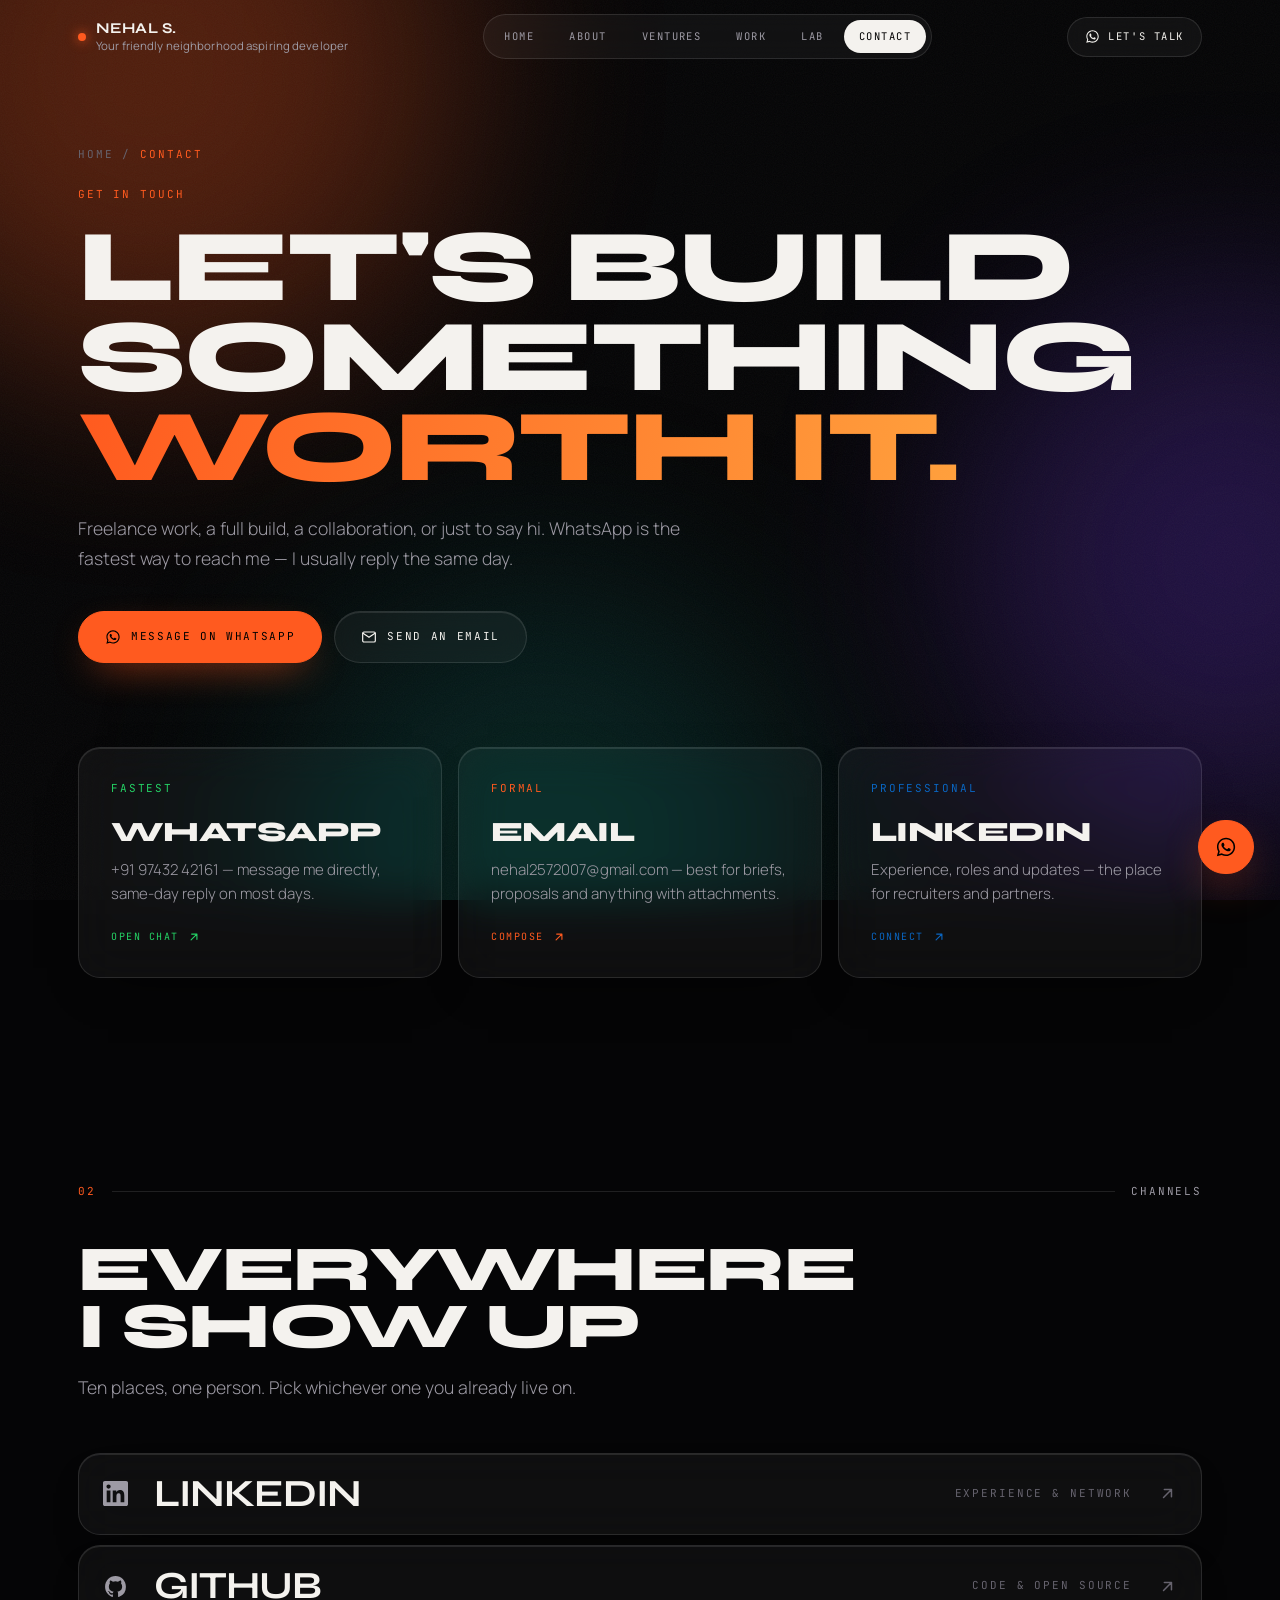
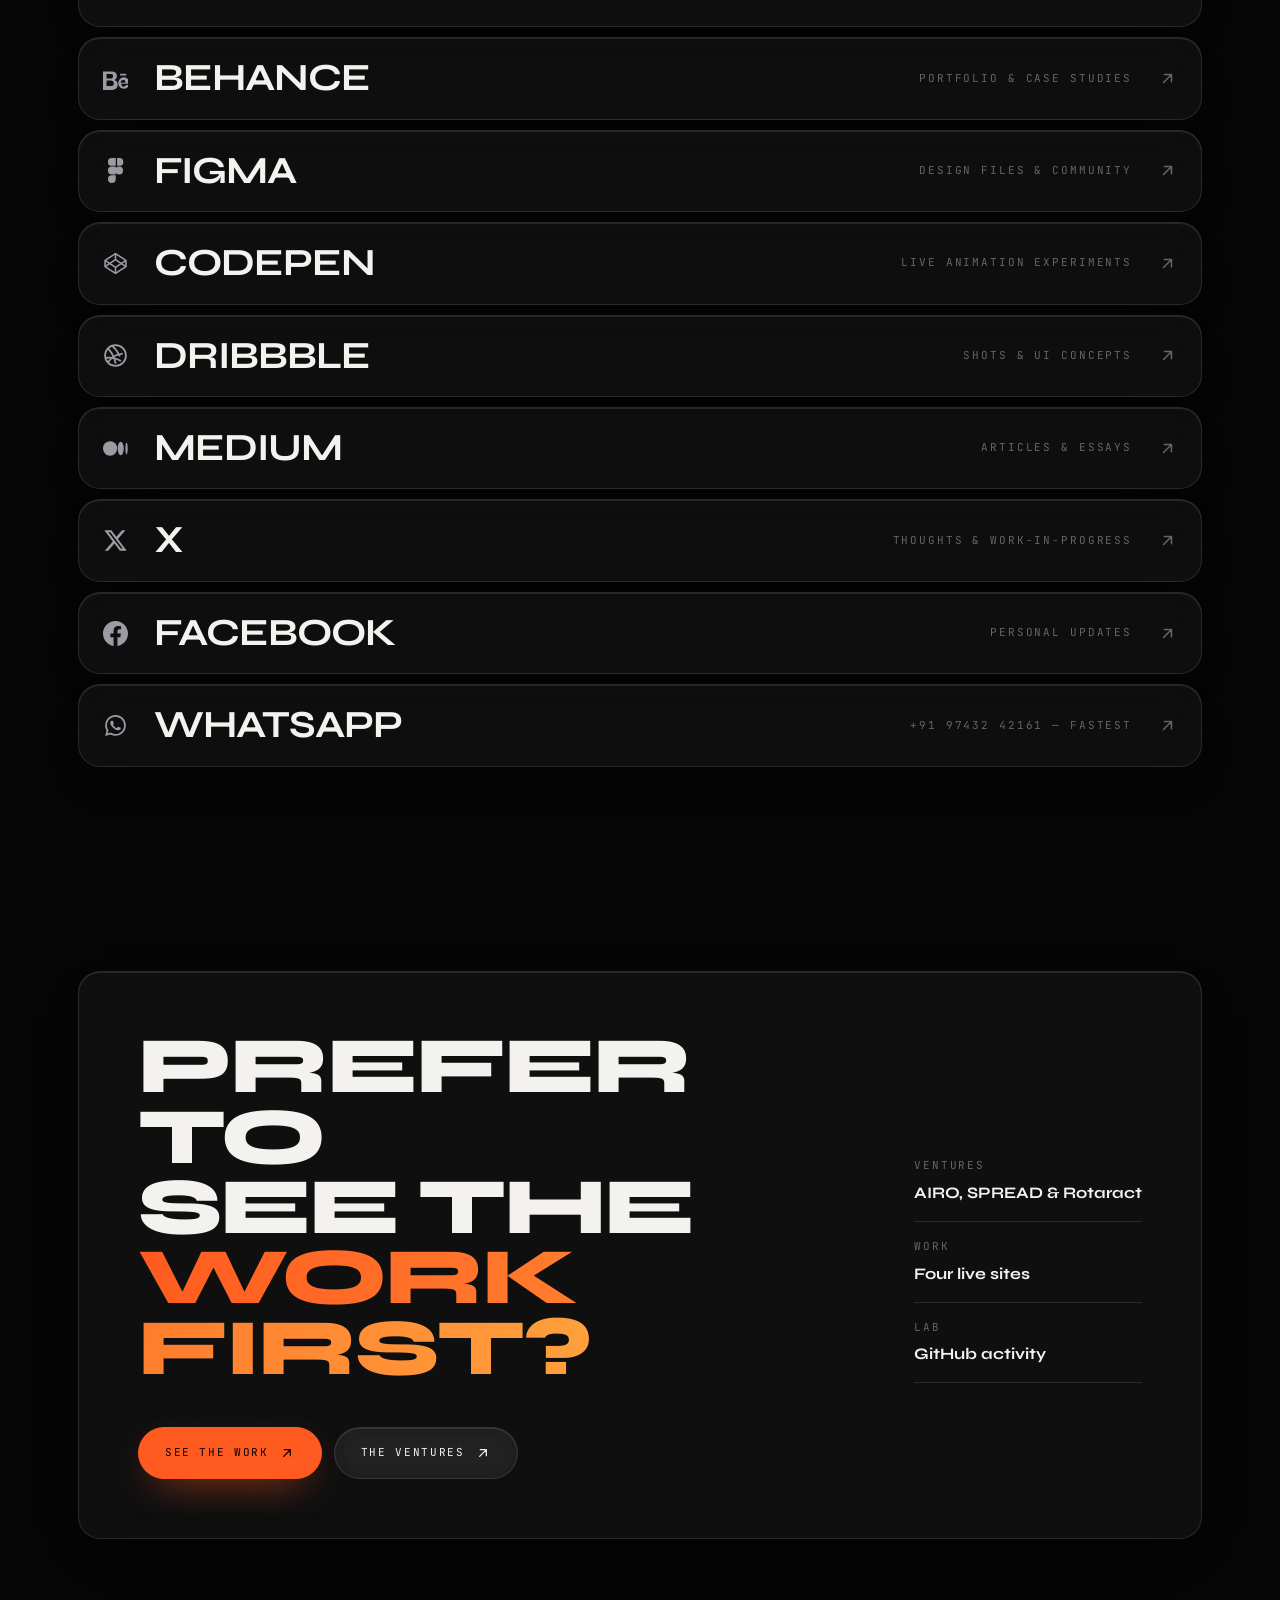
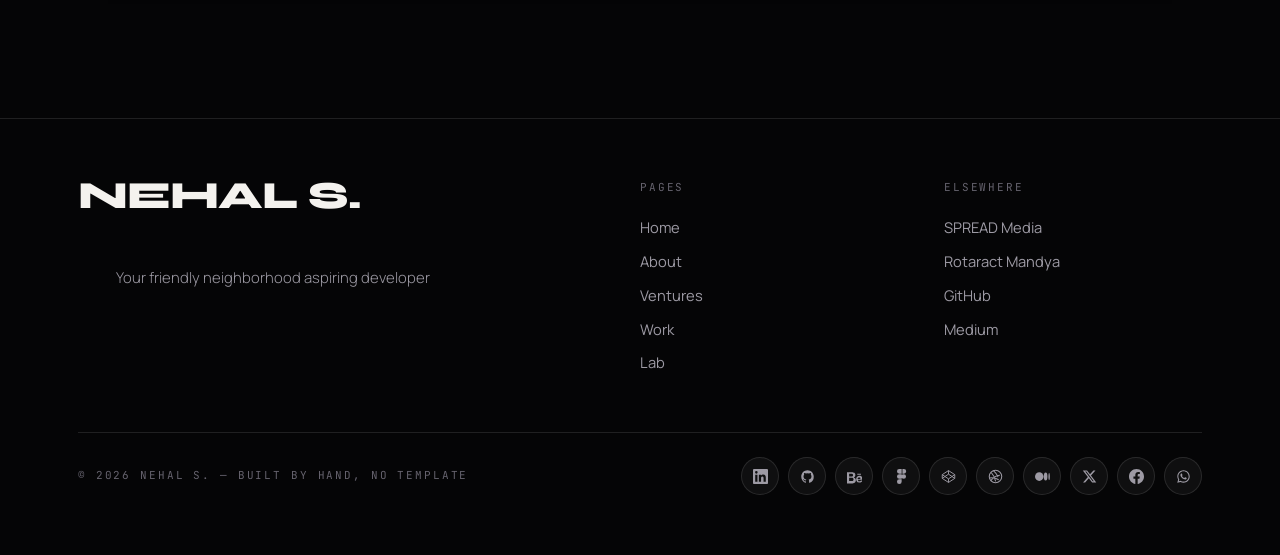
<file: contact.html>
<!DOCTYPE html>
<html lang="en">
<head>
<meta charset="utf-8" />
<meta name="viewport" content="width=device-width, initial-scale=1" />
<title>Contact — Nehal S</title>
<meta name="description" content="Get in touch with Nehal S — WhatsApp +91 97432 42161, email, LinkedIn, GitHub, Behance, Figma, CodePen, Dribbble, Medium, X and Facebook." />
<meta name="theme-color" content="#050506" />
<link rel="canonical" href="https://nehal.is-a.dev/contact.html" />
<meta property="og:type" content="article" />
<meta property="og:site_name" content="Nehal S" />
<meta property="og:url" content="https://nehal.is-a.dev/contact.html" />
<meta property="og:title" content="Contact — Nehal S" />
<meta property="og:description" content="Get in touch with Nehal S — WhatsApp +91 97432 42161, email, LinkedIn, GitHub, Behance, Figma, CodePen, Dribbble, Medium, X and Facebook." />
<meta property="og:image" content="https://nehal.is-a.dev/assets/og.png" />
<meta property="og:image:width" content="1200" />
<meta property="og:image:height" content="630" />
<meta property="og:image:alt" content="Nehal S — Build it. Brand it. Ship it." />
<meta property="og:locale" content="en_IN" />
<meta name="twitter:card" content="summary_large_image" />
<meta name="twitter:title" content="Contact — Nehal S" />
<meta name="twitter:description" content="Get in touch with Nehal S — WhatsApp +91 97432 42161, email, LinkedIn, GitHub, Behance, Figma, CodePen, Dribbble, Medium, X and Facebook." />
<meta name="twitter:image" content="https://nehal.is-a.dev/assets/og.png" />
<script>document.documentElement.className += ' js';</script>
<link rel="preconnect" href="https://fonts.googleapis.com" />
<link rel="preconnect" href="https://fonts.gstatic.com" crossorigin />
<link href="https://fonts.googleapis.com/css2?family=Syne:wght@600;700;800&family=Manrope:wght@300;400;500;600&family=JetBrains+Mono:wght@400;500&display=swap" rel="stylesheet" />
<link rel="stylesheet" href="assets/css/style.css" />
</head>
<body>

<div class="aura"><i></i><i></i><i></i></div>
<div class="grain"></div>
<div class="prog" id="prog"></div>

<header id="hdr">
  <div class="wrap hdr">
    <a href="index.html" class="sig"><i></i><span class="sig-t"><b>Nehal&nbsp;S.</b><small>Your friendly neighborhood aspiring developer</small></span></a>
    <nav class="hnav">
      <a href="index.html">Home</a>
      <a href="about.html">About</a>
      <a href="ventures.html">Ventures</a>
      <a href="work.html">Work</a>
      <a href="lab.html">Lab</a>
      <a href="contact.html" aria-current="page">Contact</a>
    </nav>
    <div style="display:flex;align-items:center;gap:10px">
      <a class="hcta" href="https://wa.me/919743242161?text=Hi%20Nehal%2C%20I%20found%20your%20site." target="_blank" rel="noopener">
        <svg><use href="#i-wa"/></svg><span>Let's talk</span>
      </a>
      <button class="burger" id="burger" aria-label="Open menu" aria-expanded="false"><svg><use href="#i-menu"/></svg></button>
    </div>
  </div>
</header>

<div class="sheet" id="sheet">
  <div class="sheet-bg"></div>
  <nav class="sheet-in glass">
    <a href="index.html">Home <span>01</span></a>
    <a href="about.html">About <span>02</span></a>
    <a href="ventures.html">Ventures <span>03</span></a>
    <a href="work.html">Work <span>04</span></a>
    <a href="lab.html">Lab <span>05</span></a>
    <a href="contact.html" aria-current="page">Contact <span>06</span></a>
  </nav>
</div>

<main>

<section class="phero pad-top">
  <div class="wrap">
    <div class="crumb mono"><a href="index.html">Home</a> <span>/</span> <span class="acc">Contact</span></div>
    <span class="kk mono">Get in touch</span>
    <h1 class="dsp">Let's build<br />something<br /><span class="grad">worth it.</span></h1>
    <p class="lead">
      Freelance work, a full build, a collaboration, or just to say hi. WhatsApp is the fastest way
      to reach me — I usually reply the same day.
    </p>
    <div class="hero-cta">
      <a class="btn" href="https://wa.me/919743242161?text=Hi%20Nehal%2C%20I%27d%20like%20to%20work%20with%20you." target="_blank" rel="noopener">
        <svg><use href="#i-wa"/></svg><span>Message on WhatsApp</span></a>
      <a class="btn btn-glass" href="mailto:nehal2572007@gmail.com">
        <svg><use href="#i-mail"/></svg><span>Send an email</span></a>
    </div>
  </div>
</section>

<section style="padding-top:clamp(30px,4vw,50px)">
  <div class="wrap">
    <div class="tri">
      <a class="hcard glass rv" style="--brand:#25d366" href="https://wa.me/919743242161" target="_blank" rel="noopener">
        <span class="k mono">Fastest</span><h3>WhatsApp</h3>
        <p>+91 97432 42161 — message me directly, same-day reply on most days.</p>
        <span class="go">Open chat <svg><use href="#i-ur"/></svg></span>
      </a>
      <a class="hcard glass rv" style="--brand:var(--acc)" href="mailto:nehal2572007@gmail.com">
        <span class="k mono">Formal</span><h3>Email</h3>
        <p>nehal2572007@gmail.com — best for briefs, proposals and anything with attachments.</p>
        <span class="go">Compose <svg><use href="#i-ur"/></svg></span>
      </a>
      <a class="hcard glass rv" style="--brand:#0a66c2" href="https://www.linkedin.com/in/nehal-s-2572007iamheretoconquer/" target="_blank" rel="noopener">
        <span class="k mono">Professional</span><h3>LinkedIn</h3>
        <p>Experience, roles and updates — the place for recruiters and partners.</p>
        <span class="go">Connect <svg><use href="#i-ur"/></svg></span>
      </a>
    </div>
  </div>
</section>

<section>
  <div class="wrap">
    <div class="shead mono rv"><span class="num">02</span><span class="bar"></span><span class="nm">Channels</span></div>
    <h2 class="dsp stitle rv">Everywhere<br />I show up</h2>
    <p class="lead sintro rv">Ten places, one person. Pick whichever one you already live on.</p>

    <div class="chan">
      <a class="ch glass rv" style="--brand:#0a66c2" href="https://www.linkedin.com/in/nehal-s-2572007iamheretoconquer/" target="_blank" rel="noopener">
        <svg class="ch-ic"><use href="#i-li"/></svg><span class="ch-nm">LinkedIn</span>
        <span class="ch-d mono">Experience &amp; network</span><svg class="ch-a"><use href="#i-ur"/></svg></a>

      <a class="ch glass rv" style="--brand:#e6e4df" href="https://github.com/NEHAL-S-DEVLR" target="_blank" rel="noopener">
        <svg class="ch-ic"><use href="#i-gh"/></svg><span class="ch-nm">GitHub</span>
        <span class="ch-d mono">Code &amp; open source</span><svg class="ch-a"><use href="#i-ur"/></svg></a>

      <a class="ch glass rv" style="--brand:#1769ff" href="https://www.behance.net/nehalk3" target="_blank" rel="noopener">
        <svg class="ch-ic"><use href="#i-be"/></svg><span class="ch-nm">Behance</span>
        <span class="ch-d mono">Portfolio &amp; case studies</span><svg class="ch-a"><use href="#i-ur"/></svg></a>

      <a class="ch glass rv" style="--brand:#a259ff" href="https://www.figma.com/@nehalsn" target="_blank" rel="noopener">
        <svg class="ch-ic"><use href="#i-fg"/></svg><span class="ch-nm">Figma</span>
        <span class="ch-d mono">Design files &amp; community</span><svg class="ch-a"><use href="#i-ur"/></svg></a>

      <a class="ch glass rv" style="--brand:#38e0c8" href="https://codepen.io/Nehal-the-animator" target="_blank" rel="noopener">
        <svg class="ch-ic"><use href="#i-cp"/></svg><span class="ch-nm">CodePen</span>
        <span class="ch-d mono">Live animation experiments</span><svg class="ch-a"><use href="#i-ur"/></svg></a>

      <a class="ch glass rv" style="--brand:#ea4c89" href="https://dribbble.com/" target="_blank" rel="noopener">
        <svg class="ch-ic"><use href="#i-dr"/></svg><span class="ch-nm">Dribbble</span>
        <span class="ch-d mono">Shots &amp; UI concepts</span><svg class="ch-a"><use href="#i-ur"/></svg></a>

      <a class="ch glass rv" style="--brand:#00c07f" href="https://medium.com/@nehal2572007" target="_blank" rel="noopener">
        <svg class="ch-ic"><use href="#i-md"/></svg><span class="ch-nm">Medium</span>
        <span class="ch-d mono">Articles &amp; essays</span><svg class="ch-a"><use href="#i-ur"/></svg></a>

      <a class="ch glass rv" style="--brand:#9d9aa4" href="https://x.com/SalaarRaisaar" target="_blank" rel="noopener">
        <svg class="ch-ic"><use href="#i-x"/></svg><span class="ch-nm">X</span>
        <span class="ch-d mono">Thoughts &amp; work-in-progress</span><svg class="ch-a"><use href="#i-ur"/></svg></a>

      <a class="ch glass rv" style="--brand:#1877f2" href="https://www.facebook.com/nehal.krish.50/" target="_blank" rel="noopener">
        <svg class="ch-ic"><use href="#i-fb"/></svg><span class="ch-nm">Facebook</span>
        <span class="ch-d mono">Personal updates</span><svg class="ch-a"><use href="#i-ur"/></svg></a>

      <a class="ch glass rv" style="--brand:#25d366" href="https://wa.me/919743242161?text=Hi%20Nehal%2C%20I%20found%20your%20site." target="_blank" rel="noopener">
        <svg class="ch-ic"><use href="#i-wa"/></svg><span class="ch-nm">WhatsApp</span>
        <span class="ch-d mono">+91 97432 42161 — fastest</span><svg class="ch-a"><use href="#i-ur"/></svg></a>
    </div>
  </div>
</section>

<section>
  <div class="wrap">
    <div class="ct-box glass rv">
      <div class="ct-grid">
        <div><h2 class="dsp">Prefer to<br />see the <span class="grad">work first?</span></h2></div>
        <div class="ct-side">
          <div class="ct-row"><span class="k mono">Ventures</span><a href="ventures.html">AIRO, SPREAD &amp; Rotaract</a></div>
          <div class="ct-row"><span class="k mono">Work</span><a href="work.html">Four live sites</a></div>
          <div class="ct-row"><span class="k mono">Lab</span><a href="lab.html">GitHub activity</a></div>
        </div>
      </div>
      <div class="ct-actions">
        <a class="btn" href="work.html"><span>See the work</span><svg><use href="#i-ur"/></svg></a>
        <a class="btn btn-glass" href="ventures.html"><span>The ventures</span><svg><use href="#i-ur"/></svg></a>
      </div>
    </div>
  </div>
</section>

</main>

<footer>
  <div class="wrap">
    <div class="fgrid">
      <div class="fbrand">
        <div class="m">Nehal S.</div>
        <p class="cap">Your friendly neighborhood aspiring developer</p>
      </div>
      <div class="fcol"><h4 class="mono">Pages</h4>
        <a href="index.html">Home</a><a href="about.html">About</a>
        <a href="ventures.html">Ventures</a><a href="work.html">Work</a><a href="lab.html">Lab</a></div>
      <div class="fcol"><h4 class="mono">Elsewhere</h4>
        <a href="https://nehal-s-devlr.github.io/SPREAD-media/" target="_blank" rel="noopener">SPREAD Media</a>
        <a href="https://nehal-s-devlr.github.io/Rotaract.mandya/" target="_blank" rel="noopener">Rotaract Mandya</a>
        <a href="https://github.com/NEHAL-S-DEVLR" target="_blank" rel="noopener">GitHub</a>
        <a href="https://medium.com/@nehal2572007" target="_blank" rel="noopener">Medium</a></div>
    </div>
    <div class="fbot">
      <p class="mono">© <span id="yr">2026</span> Nehal S. — Built by hand, no template</p>
      <div class="fsoc">
        <a href="https://www.linkedin.com/in/nehal-s-2572007iamheretoconquer/" target="_blank" rel="noopener" aria-label="LinkedIn"><svg><use href="#i-li"/></svg></a>
        <a href="https://github.com/NEHAL-S-DEVLR" target="_blank" rel="noopener" aria-label="GitHub"><svg><use href="#i-gh"/></svg></a>
        <a href="https://www.behance.net/nehalk3" target="_blank" rel="noopener" aria-label="Behance"><svg><use href="#i-be"/></svg></a>
        <a href="https://www.figma.com/@nehalsn" target="_blank" rel="noopener" aria-label="Figma"><svg><use href="#i-fg"/></svg></a>
        <a href="https://codepen.io/Nehal-the-animator" target="_blank" rel="noopener" aria-label="CodePen"><svg><use href="#i-cp"/></svg></a>
        <a href="https://dribbble.com/" target="_blank" rel="noopener" aria-label="Dribbble"><svg><use href="#i-dr"/></svg></a>
        <a href="https://medium.com/@nehal2572007" target="_blank" rel="noopener" aria-label="Medium"><svg><use href="#i-md"/></svg></a>
        <a href="https://x.com/SalaarRaisaar" target="_blank" rel="noopener" aria-label="X"><svg><use href="#i-x"/></svg></a>
        <a href="https://www.facebook.com/nehal.krish.50/" target="_blank" rel="noopener" aria-label="Facebook"><svg><use href="#i-fb"/></svg></a>
        <a href="https://wa.me/919743242161" target="_blank" rel="noopener" aria-label="WhatsApp"><svg><use href="#i-wa"/></svg></a>
      </div>
    </div>
  </div>
</footer>

<a class="wafab" href="https://wa.me/919743242161?text=Hi%20Nehal%2C%20I%20found%20your%20site." target="_blank" rel="noopener" aria-label="Chat on WhatsApp">
  <svg><use href="#i-wa"/></svg><b>WhatsApp</b>
</a>

<script src="assets/js/main.js"></script>
</body>
</html>
</file>
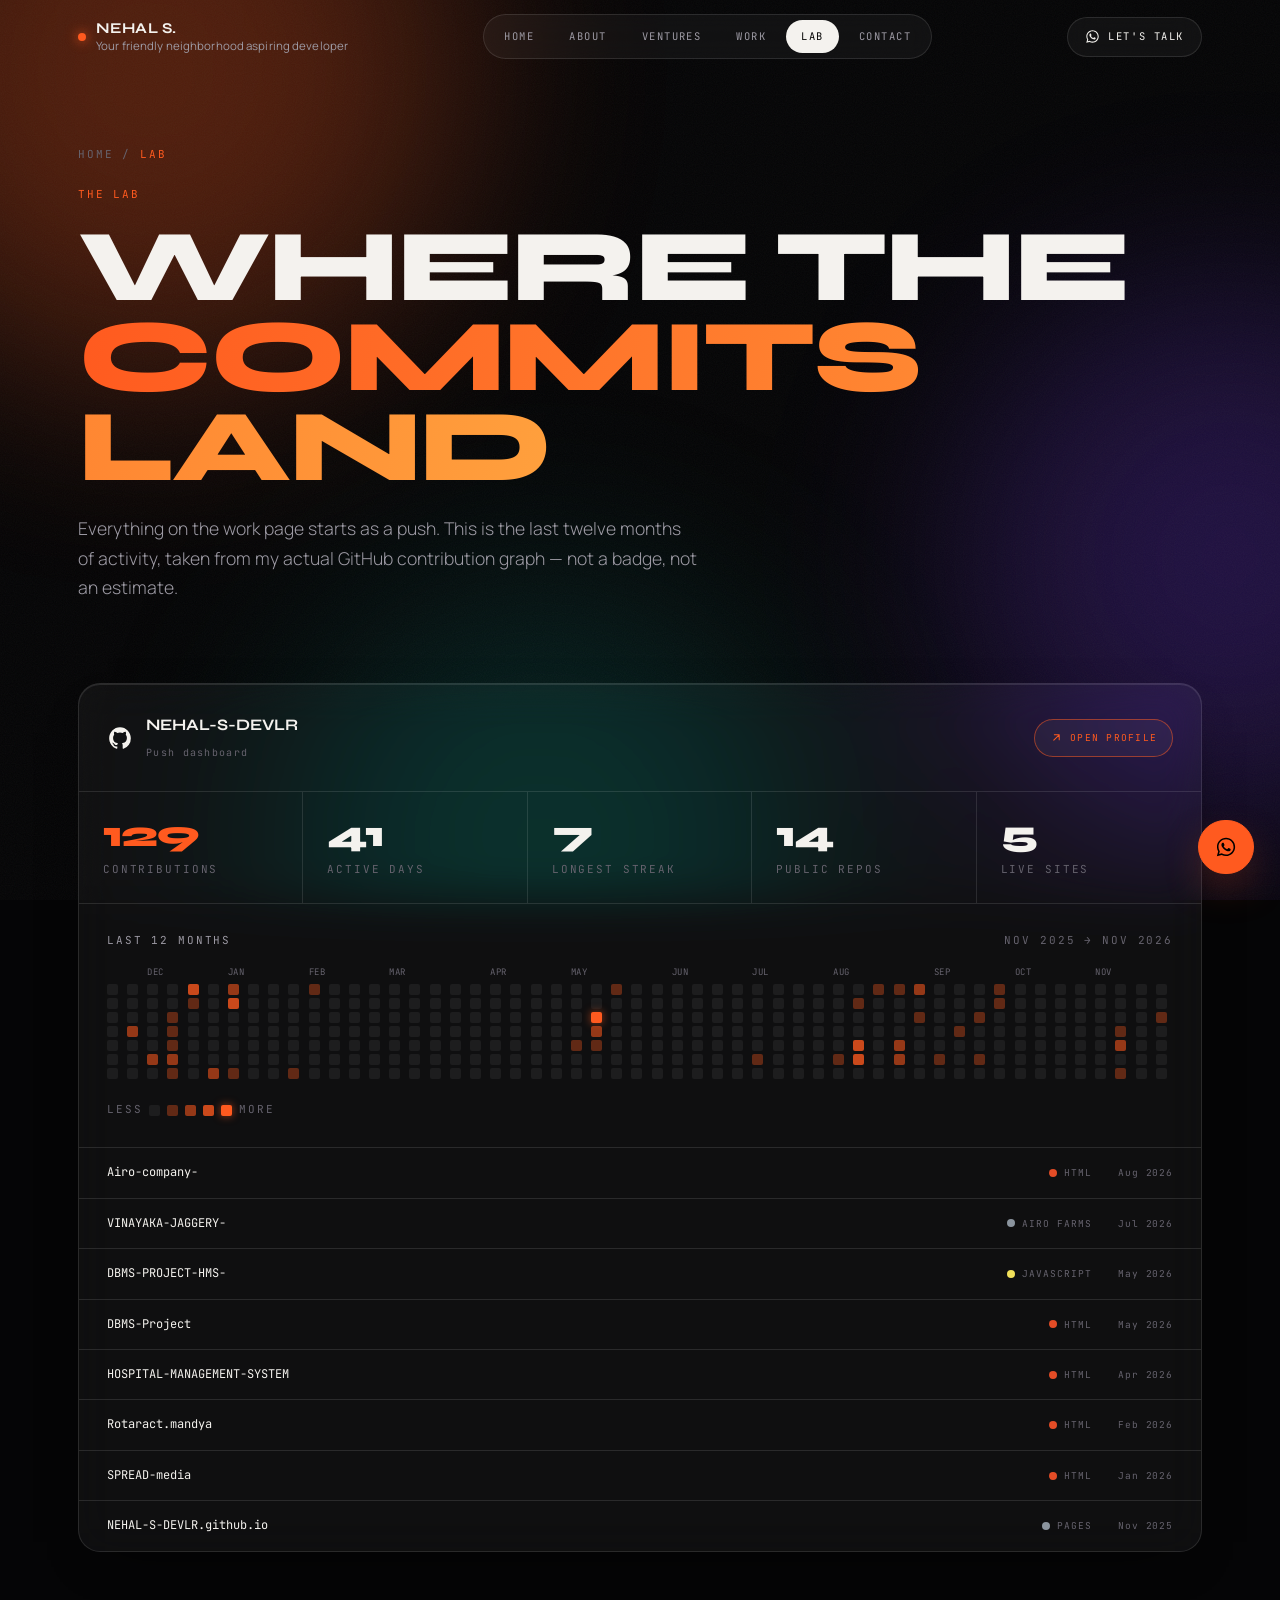
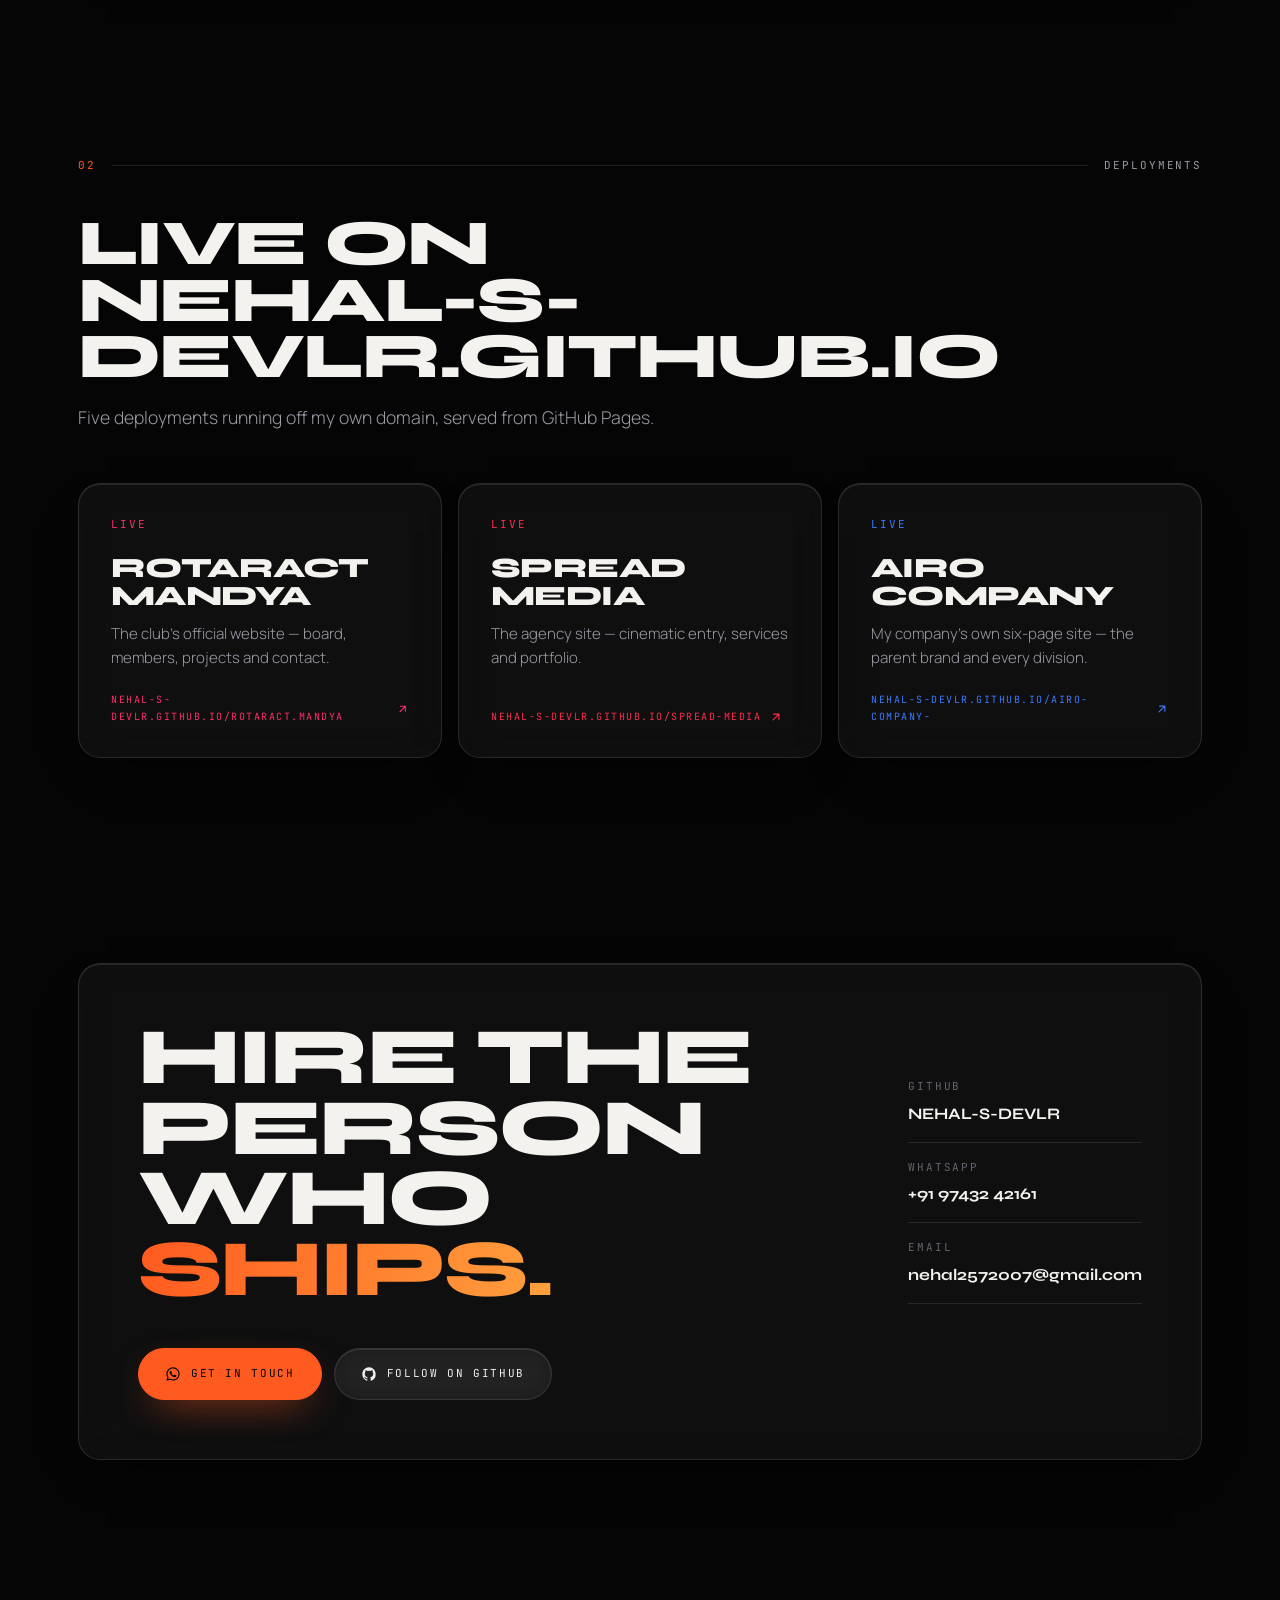
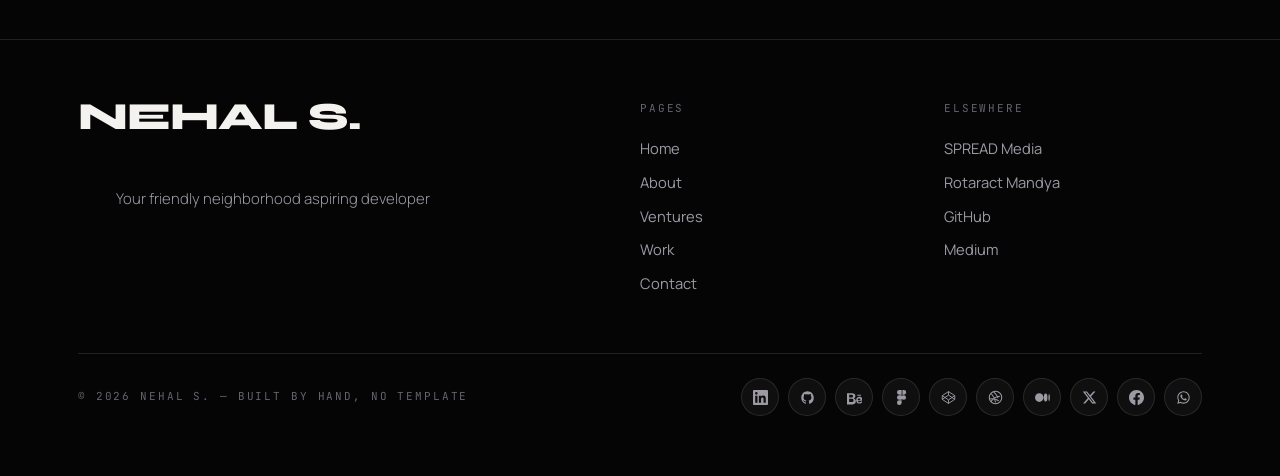
<file: lab.html>
<!DOCTYPE html>
<html lang="en">
<head>
<meta charset="utf-8" />
<meta name="viewport" content="width=device-width, initial-scale=1" />
<title>The Lab — GitHub activity | Nehal S</title>
<meta name="description" content="Nehal S's GitHub push dashboard — a year of real contribution data, every public repository and the live deployments." />
<meta name="theme-color" content="#050506" />
<link rel="canonical" href="https://nehal.is-a.dev/lab.html" />
<meta property="og:type" content="article" />
<meta property="og:site_name" content="Nehal S" />
<meta property="og:url" content="https://nehal.is-a.dev/lab.html" />
<meta property="og:title" content="The Lab — GitHub activity | Nehal S" />
<meta property="og:description" content="Nehal S&#x27;s GitHub push dashboard — a year of real contribution data, every public repository and the live deployments." />
<meta property="og:image" content="https://nehal.is-a.dev/assets/og.png" />
<meta property="og:image:width" content="1200" />
<meta property="og:image:height" content="630" />
<meta property="og:image:alt" content="Nehal S — Build it. Brand it. Ship it." />
<meta property="og:locale" content="en_IN" />
<meta name="twitter:card" content="summary_large_image" />
<meta name="twitter:title" content="The Lab — GitHub activity | Nehal S" />
<meta name="twitter:description" content="Nehal S&#x27;s GitHub push dashboard — a year of real contribution data, every public repository and the live deployments." />
<meta name="twitter:image" content="https://nehal.is-a.dev/assets/og.png" />
<script>document.documentElement.className += ' js';</script>
<link rel="preconnect" href="https://fonts.googleapis.com" />
<link rel="preconnect" href="https://fonts.gstatic.com" crossorigin />
<link href="https://fonts.googleapis.com/css2?family=Syne:wght@600;700;800&family=Manrope:wght@300;400;500;600&family=JetBrains+Mono:wght@400;500&display=swap" rel="stylesheet" />
<link rel="stylesheet" href="assets/css/style.css" />
</head>
<body>

<div class="aura"><i></i><i></i><i></i></div>
<div class="grain"></div>
<div class="prog" id="prog"></div>

<header id="hdr">
  <div class="wrap hdr">
    <a href="index.html" class="sig"><i></i><span class="sig-t"><b>Nehal&nbsp;S.</b><small>Your friendly neighborhood aspiring developer</small></span></a>
    <nav class="hnav">
      <a href="index.html">Home</a>
      <a href="about.html">About</a>
      <a href="ventures.html">Ventures</a>
      <a href="work.html">Work</a>
      <a href="lab.html" aria-current="page">Lab</a>
      <a href="contact.html">Contact</a>
    </nav>
    <div style="display:flex;align-items:center;gap:10px">
      <a class="hcta" href="https://wa.me/919743242161?text=Hi%20Nehal%2C%20I%20found%20your%20site." target="_blank" rel="noopener">
        <svg><use href="#i-wa"/></svg><span>Let's talk</span>
      </a>
      <button class="burger" id="burger" aria-label="Open menu" aria-expanded="false"><svg><use href="#i-menu"/></svg></button>
    </div>
  </div>
</header>

<div class="sheet" id="sheet">
  <div class="sheet-bg"></div>
  <nav class="sheet-in glass">
    <a href="index.html">Home <span>01</span></a>
    <a href="about.html">About <span>02</span></a>
    <a href="ventures.html">Ventures <span>03</span></a>
    <a href="work.html">Work <span>04</span></a>
    <a href="lab.html" aria-current="page">Lab <span>05</span></a>
    <a href="contact.html">Contact <span>06</span></a>
  </nav>
</div>

<main>

<section class="phero pad-top">
  <div class="wrap">
    <div class="crumb mono"><a href="index.html">Home</a> <span>/</span> <span class="acc">Lab</span></div>
    <span class="kk mono">The lab</span>
    <h1 class="dsp">Where the<br /><span class="grad">commits land</span></h1>
    <p class="lead">
      Everything on the work page starts as a push. This is the last twelve months of activity,
      taken from my actual GitHub contribution graph — not a badge, not an estimate.
    </p>
  </div>
</section>

<section style="padding-top:clamp(28px,4vw,46px)">
  <div class="wrap">
    <div class="lab glass rv">
      <div class="lab-h">
        <div class="who">
          <svg style="width:26px;height:26px"><use href="#i-gh"/></svg>
          <div><b>NEHAL-S-DEVLR</b><span>Push dashboard</span></div>
        </div>
        <a class="wl pri" style="--brand:var(--acc)" href="https://github.com/NEHAL-S-DEVLR" target="_blank" rel="noopener">
          <svg><use href="#i-ur"/></svg>Open profile</a>
      </div>

      <div class="tiles">
        <div class="tile"><div class="n acc" id="tl-contrib">79</div><span class="k mono">Contributions</span></div>
        <div class="tile"><div class="n" id="tl-active">23</div><span class="k mono">Active days</span></div>
        <div class="tile"><div class="n" id="tl-streak">7</div><span class="k mono">Longest streak</span></div>
        <div class="tile"><div class="n" id="tl-repos">10</div><span class="k mono">Public repos</span></div>
        <div class="tile"><div class="n">5</div><span class="k mono">Live sites</span></div>
      </div>

      <div class="heat-wrap">
        <div class="heat-top">
          <span class="t mono">Last 12 months</span>
          <span class="mono" id="tl-range" style="color:var(--txt-3)">Aug 2025 &rarr; Aug 2026</span>
        </div>
        <div class="heat-scroll">
          <div class="months mono" id="months"></div>
          <div class="heat" id="heat"></div>
        </div>
        <div class="heat-leg mono">
          Less <i data-l="0"></i><i data-l="1"></i><i data-l="2"></i><i data-l="3"></i><i data-l="4"></i> More
        </div>
      </div>

      <div class="repos">
        <a class="rp" href="https://github.com/NEHAL-S-DEVLR/Airo-company-" target="_blank" rel="noopener">
          <span class="nm">Airo-company-</span><span class="lg"><i style="background:#e34c26"></i>HTML</span><span class="dt">Aug 2026</span></a>
        <a class="rp" href="https://github.com/NEHAL-S-DEVLR/VINAYAKA-JAGGERY-" target="_blank" rel="noopener">
          <span class="nm">VINAYAKA-JAGGERY-</span><span class="lg"><i style="background:#8b949e"></i>AIRO Farms</span><span class="dt">Jul 2026</span></a>
        <a class="rp" href="https://github.com/NEHAL-S-DEVLR/DBMS-PROJECT-HMS-" target="_blank" rel="noopener">
          <span class="nm">DBMS-PROJECT-HMS-</span><span class="lg"><i style="background:#f1e05a"></i>JavaScript</span><span class="dt">May 2026</span></a>
        <a class="rp" href="https://github.com/NEHAL-S-DEVLR/DBMS-Project" target="_blank" rel="noopener">
          <span class="nm">DBMS-Project</span><span class="lg"><i style="background:#e34c26"></i>HTML</span><span class="dt">May 2026</span></a>
        <a class="rp" href="https://github.com/NEHAL-S-DEVLR/HOSPITAL-MANAGEMENT-SYSTEM" target="_blank" rel="noopener">
          <span class="nm">HOSPITAL-MANAGEMENT-SYSTEM</span><span class="lg"><i style="background:#e34c26"></i>HTML</span><span class="dt">Apr 2026</span></a>
        <a class="rp" href="https://github.com/NEHAL-S-DEVLR/Rotaract.mandya" target="_blank" rel="noopener">
          <span class="nm">Rotaract.mandya</span><span class="lg"><i style="background:#e34c26"></i>HTML</span><span class="dt">Feb 2026</span></a>
        <a class="rp" href="https://github.com/NEHAL-S-DEVLR/SPREAD-media" target="_blank" rel="noopener">
          <span class="nm">SPREAD-media</span><span class="lg"><i style="background:#e34c26"></i>HTML</span><span class="dt">Jan 2026</span></a>
        <a class="rp" href="https://github.com/NEHAL-S-DEVLR/NEHAL-S-DEVLR.github.io" target="_blank" rel="noopener">
          <span class="nm">NEHAL-S-DEVLR.github.io</span><span class="lg"><i style="background:#8b949e"></i>Pages</span><span class="dt">Nov 2025</span></a>
      </div>
    </div>
  </div>
</section>

<section>
  <div class="wrap">
    <div class="shead mono rv"><span class="num">02</span><span class="bar"></span><span class="nm">Deployments</span></div>
    <h2 class="dsp stitle rv">Live on<br />nehal-s-devlr.github.io</h2>
    <p class="lead sintro rv">Five deployments running off my own domain, served from GitHub Pages.</p>

    <div class="tri">
      <a class="hcard glass rv" style="--brand:var(--rota)" href="https://nehal-s-devlr.github.io/Rotaract.mandya/" target="_blank" rel="noopener">
        <span class="k mono">Live</span><h3>Rotaract<br />Mandya</h3>
        <p>The club's official website — board, members, projects and contact.</p>
        <span class="go">nehal-s-devlr.github.io/Rotaract.mandya <svg><use href="#i-ur"/></svg></span>
      </a>
      <a class="hcard glass rv" style="--brand:var(--spread)" href="https://nehal-s-devlr.github.io/SPREAD-media/" target="_blank" rel="noopener">
        <span class="k mono">Live</span><h3>SPREAD<br />Media</h3>
        <p>The agency site — cinematic entry, services and portfolio.</p>
        <span class="go">nehal-s-devlr.github.io/SPREAD-media <svg><use href="#i-ur"/></svg></span>
      </a>
      <a class="hcard glass rv" style="--brand:var(--airo)" href="https://nehal-s-devlr.github.io/Airo-company-/" target="_blank" rel="noopener">
        <span class="k mono">Live</span><h3>AIRO<br />Company</h3>
        <p>My company's own six-page site — the parent brand and every division.</p>
        <span class="go">nehal-s-devlr.github.io/Airo-company- <svg><use href="#i-ur"/></svg></span>
      </a>
    </div>
  </div>
</section>

<section>
  <div class="wrap">
    <div class="ct-box glass rv">
      <div class="ct-grid">
        <div><h2 class="dsp">Hire the<br />person who<br /><span class="grad">ships.</span></h2></div>
        <div class="ct-side">
          <div class="ct-row"><span class="k mono">GitHub</span>
            <a href="https://github.com/NEHAL-S-DEVLR" target="_blank" rel="noopener">NEHAL-S-DEVLR</a></div>
          <div class="ct-row"><span class="k mono">WhatsApp</span>
            <a href="https://wa.me/919743242161" target="_blank" rel="noopener">+91 97432 42161</a></div>
          <div class="ct-row"><span class="k mono">Email</span>
            <a href="mailto:nehal2572007@gmail.com">nehal2572007@gmail.com</a></div>
        </div>
      </div>
      <div class="ct-actions">
        <a class="btn" href="https://wa.me/919743242161?text=Hi%20Nehal%2C%20I%20saw%20your%20GitHub." target="_blank" rel="noopener">
          <svg><use href="#i-wa"/></svg><span>Get in touch</span></a>
        <a class="btn btn-glass" href="https://github.com/NEHAL-S-DEVLR" target="_blank" rel="noopener">
          <svg><use href="#i-gh"/></svg><span>Follow on GitHub</span></a>
      </div>
    </div>
  </div>
</section>

</main>

<footer>
  <div class="wrap">
    <div class="fgrid">
      <div class="fbrand">
        <div class="m">Nehal S.</div>
        <p class="cap">Your friendly neighborhood aspiring developer</p>
      </div>
      <div class="fcol"><h4 class="mono">Pages</h4>
        <a href="index.html">Home</a><a href="about.html">About</a>
        <a href="ventures.html">Ventures</a><a href="work.html">Work</a><a href="contact.html">Contact</a></div>
      <div class="fcol"><h4 class="mono">Elsewhere</h4>
        <a href="https://nehal-s-devlr.github.io/SPREAD-media/" target="_blank" rel="noopener">SPREAD Media</a>
        <a href="https://nehal-s-devlr.github.io/Rotaract.mandya/" target="_blank" rel="noopener">Rotaract Mandya</a>
        <a href="https://github.com/NEHAL-S-DEVLR" target="_blank" rel="noopener">GitHub</a>
        <a href="https://medium.com/@nehal2572007" target="_blank" rel="noopener">Medium</a></div>
    </div>
    <div class="fbot">
      <p class="mono">© <span id="yr">2026</span> Nehal S. — Built by hand, no template</p>
      <div class="fsoc">
        <a href="https://www.linkedin.com/in/nehal-s-2572007iamheretoconquer/" target="_blank" rel="noopener" aria-label="LinkedIn"><svg><use href="#i-li"/></svg></a>
        <a href="https://github.com/NEHAL-S-DEVLR" target="_blank" rel="noopener" aria-label="GitHub"><svg><use href="#i-gh"/></svg></a>
        <a href="https://www.behance.net/nehalk3" target="_blank" rel="noopener" aria-label="Behance"><svg><use href="#i-be"/></svg></a>
        <a href="https://www.figma.com/@nehalsn" target="_blank" rel="noopener" aria-label="Figma"><svg><use href="#i-fg"/></svg></a>
        <a href="https://codepen.io/Nehal-the-animator" target="_blank" rel="noopener" aria-label="CodePen"><svg><use href="#i-cp"/></svg></a>
        <a href="https://dribbble.com/" target="_blank" rel="noopener" aria-label="Dribbble"><svg><use href="#i-dr"/></svg></a>
        <a href="https://medium.com/@nehal2572007" target="_blank" rel="noopener" aria-label="Medium"><svg><use href="#i-md"/></svg></a>
        <a href="https://x.com/SalaarRaisaar" target="_blank" rel="noopener" aria-label="X"><svg><use href="#i-x"/></svg></a>
        <a href="https://www.facebook.com/nehal.krish.50/" target="_blank" rel="noopener" aria-label="Facebook"><svg><use href="#i-fb"/></svg></a>
        <a href="https://wa.me/919743242161" target="_blank" rel="noopener" aria-label="WhatsApp"><svg><use href="#i-wa"/></svg></a>
      </div>
    </div>
  </div>
</footer>

<a class="wafab" href="https://wa.me/919743242161?text=Hi%20Nehal%2C%20I%20found%20your%20site." target="_blank" rel="noopener" aria-label="Chat on WhatsApp">
  <svg><use href="#i-wa"/></svg><b>WhatsApp</b>
</a>

<script src="assets/js/activity.js"></script>
<script src="assets/js/main.js"></script>
</body>
</html>
</file>
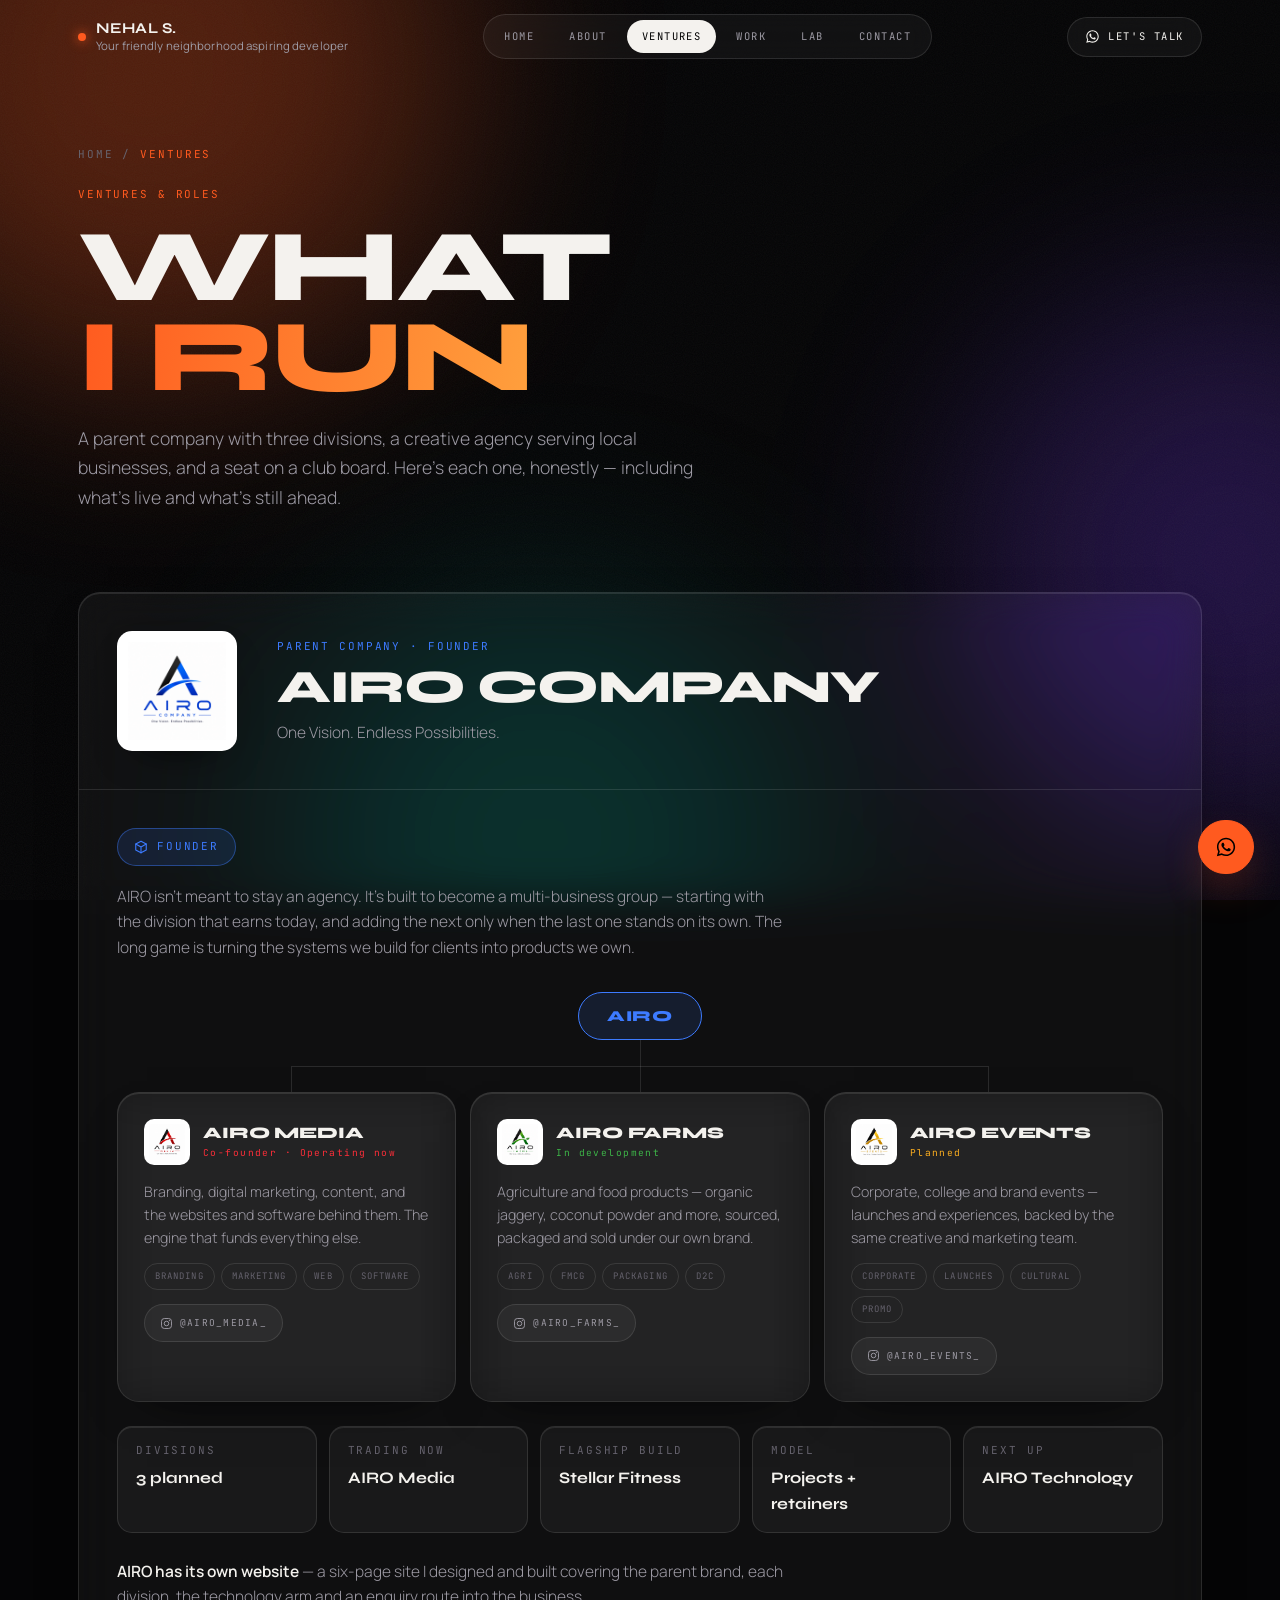
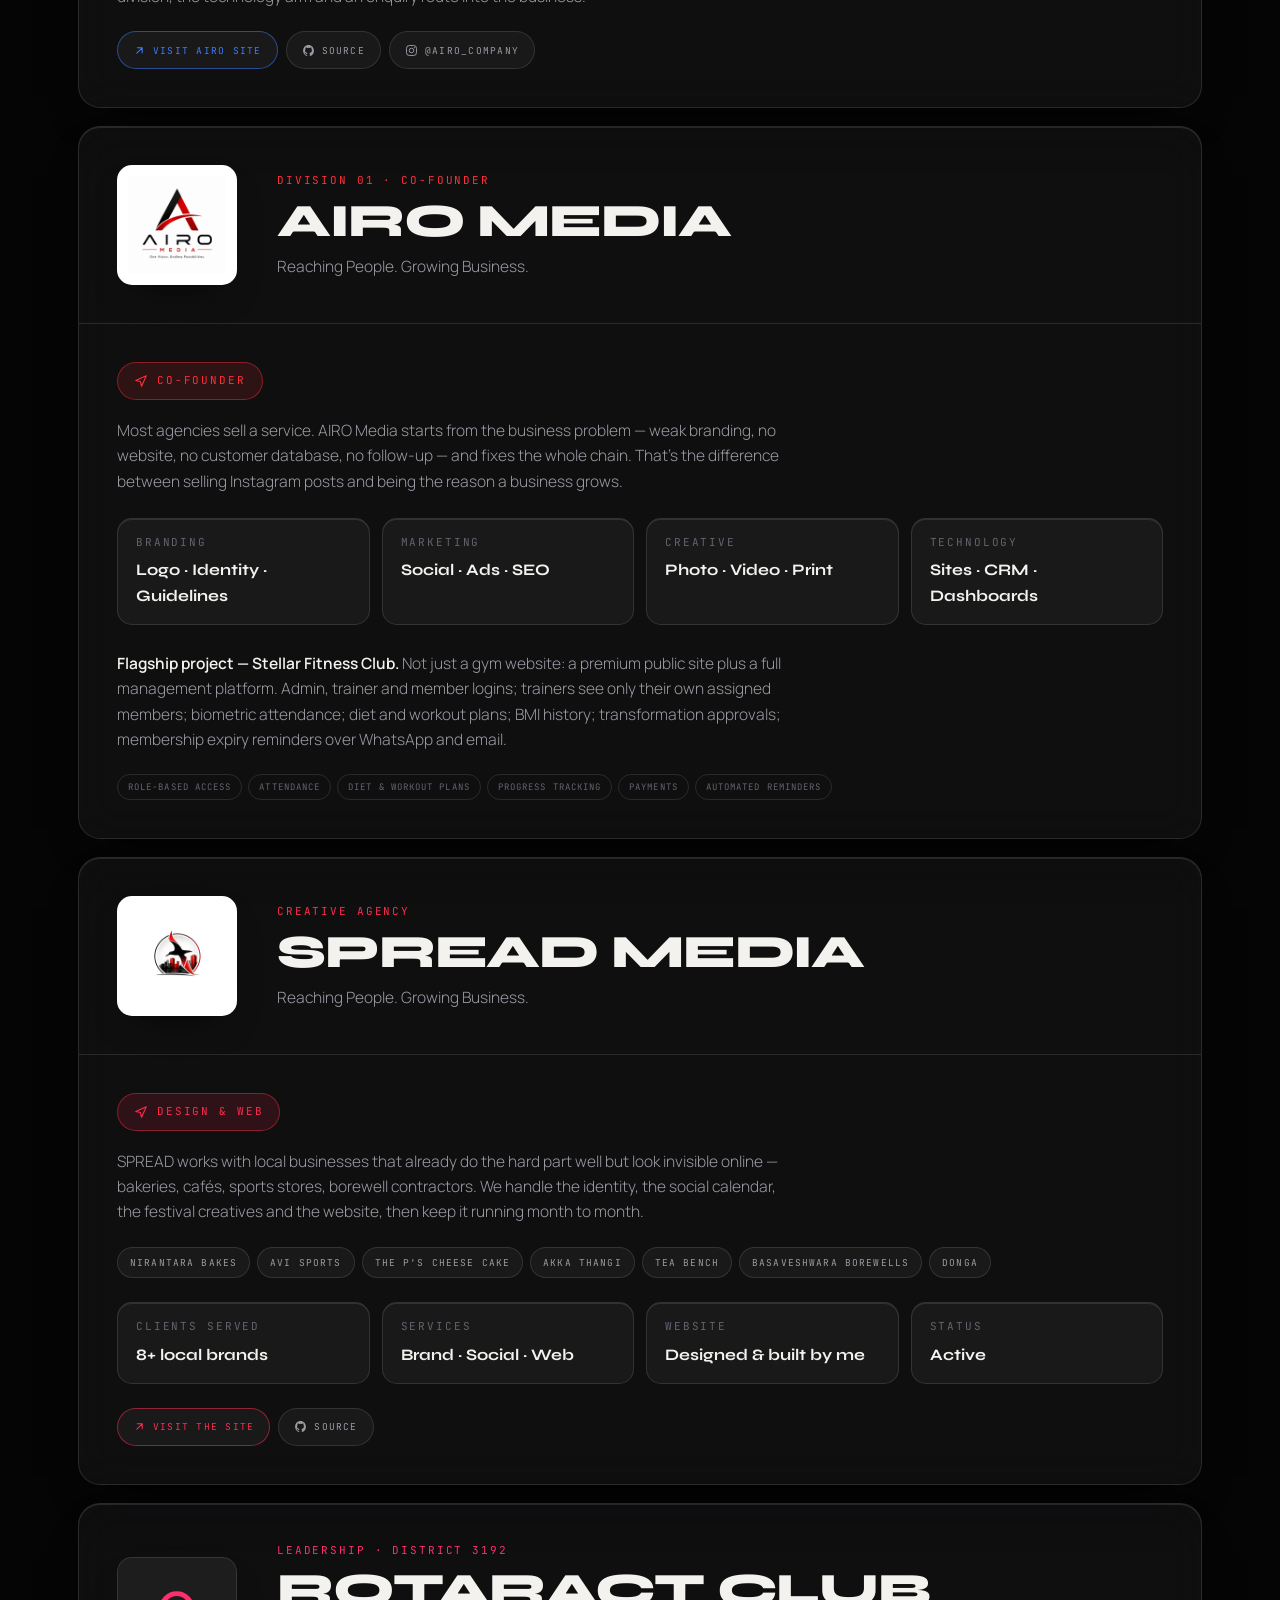
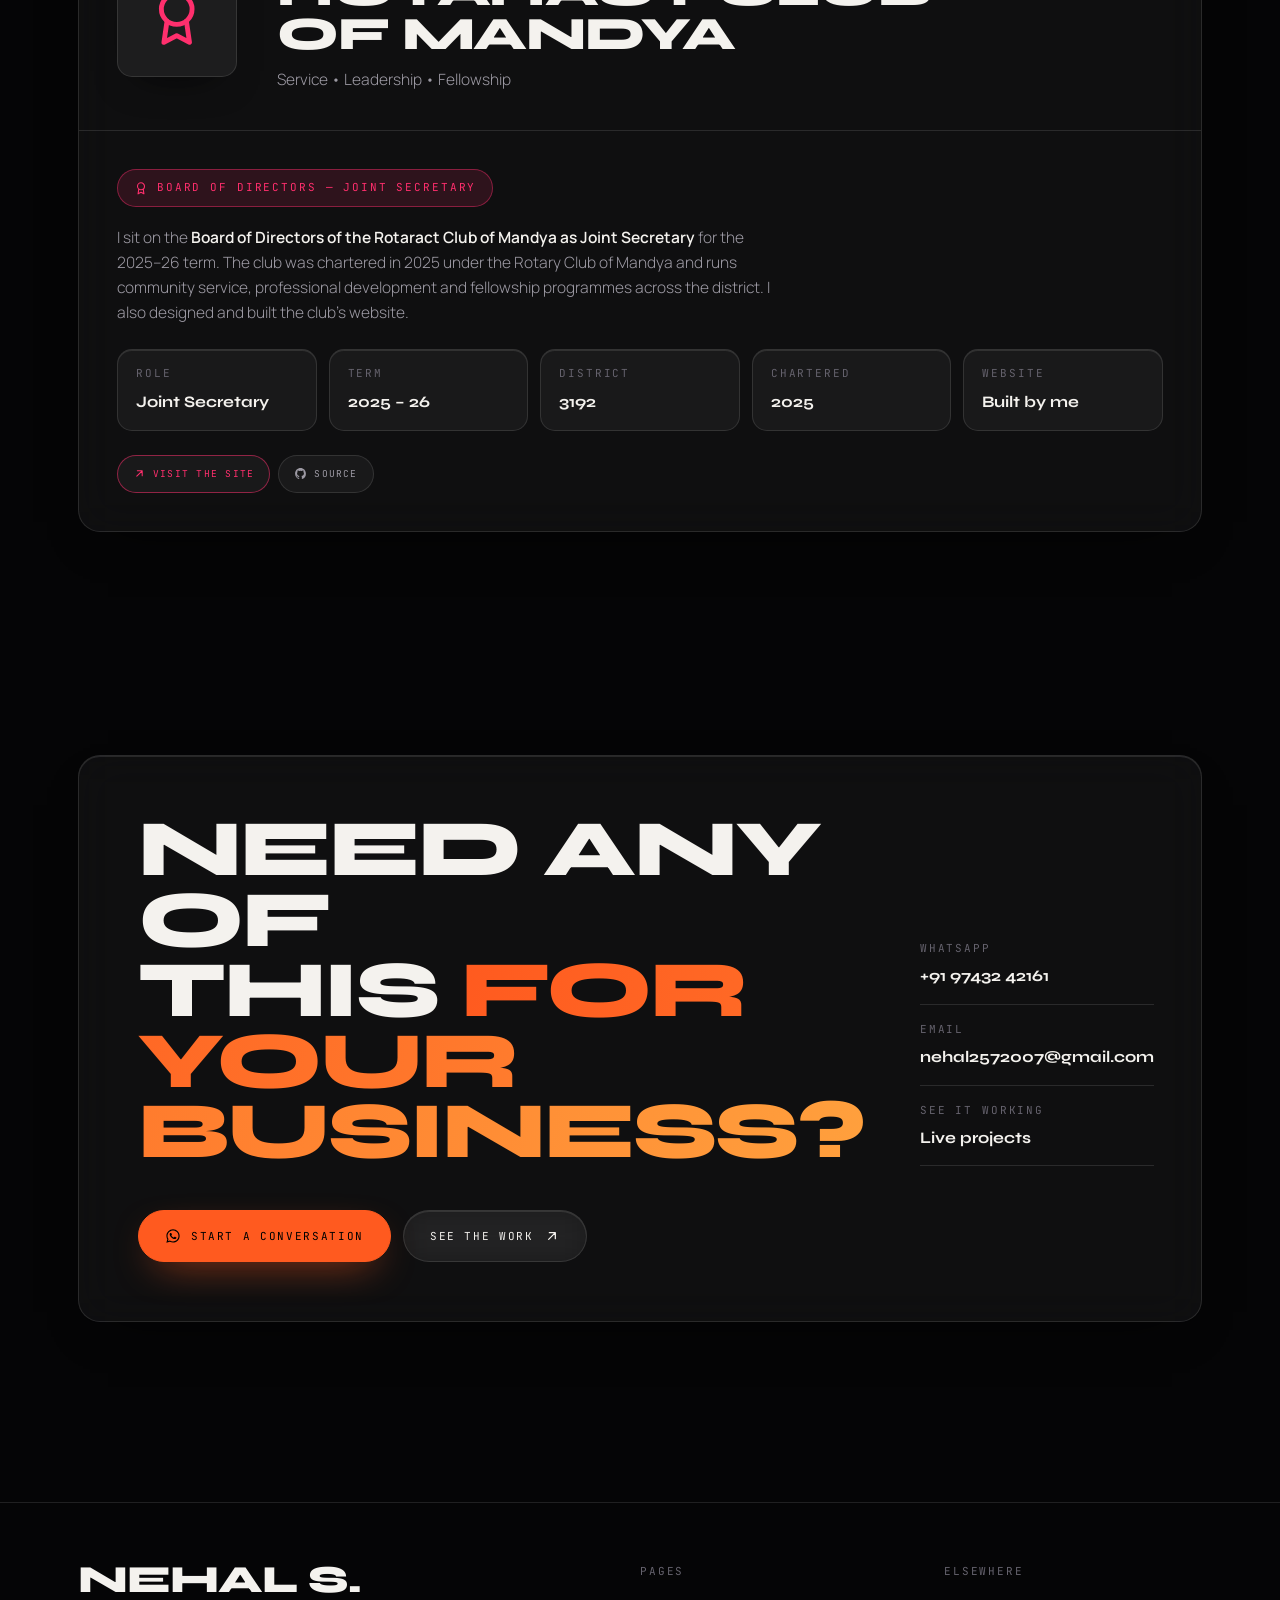
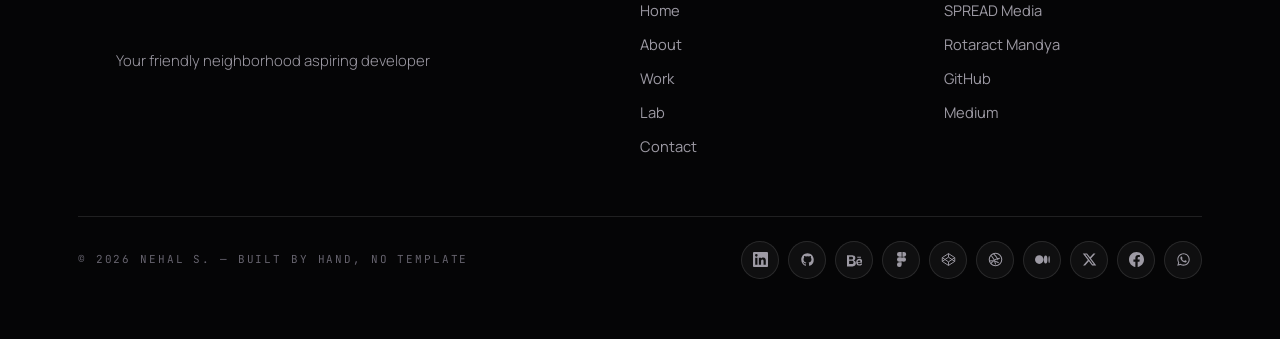
<file: ventures.html>
<!DOCTYPE html>
<html lang="en">
<head>
<meta charset="utf-8" />
<meta name="viewport" content="width=device-width, initial-scale=1" />
<title>Ventures — AIRO, SPREAD Media &amp; Rotaract | Nehal S</title>
<meta name="description" content="AIRO Company and its three divisions — AIRO Media, AIRO Farms, AIRO Events — plus SPREAD Media and the Rotaract Club of Mandya board role." />
<meta name="theme-color" content="#050506" />
<link rel="canonical" href="https://nehal.is-a.dev/ventures.html" />
<meta property="og:type" content="article" />
<meta property="og:site_name" content="Nehal S" />
<meta property="og:url" content="https://nehal.is-a.dev/ventures.html" />
<meta property="og:title" content="Ventures — AIRO, SPREAD Media &amp; Rotaract | Nehal S" />
<meta property="og:description" content="AIRO Company and its three divisions — AIRO Media, AIRO Farms, AIRO Events — plus SPREAD Media and the Rotaract Club of Mandya board role." />
<meta property="og:image" content="https://nehal.is-a.dev/assets/og.png" />
<meta property="og:image:width" content="1200" />
<meta property="og:image:height" content="630" />
<meta property="og:image:alt" content="Nehal S — Build it. Brand it. Ship it." />
<meta property="og:locale" content="en_IN" />
<meta name="twitter:card" content="summary_large_image" />
<meta name="twitter:title" content="Ventures — AIRO, SPREAD Media &amp; Rotaract | Nehal S" />
<meta name="twitter:description" content="AIRO Company and its three divisions — AIRO Media, AIRO Farms, AIRO Events — plus SPREAD Media and the Rotaract Club of Mandya board role." />
<meta name="twitter:image" content="https://nehal.is-a.dev/assets/og.png" />
<script>document.documentElement.className += ' js';</script>
<link rel="preconnect" href="https://fonts.googleapis.com" />
<link rel="preconnect" href="https://fonts.gstatic.com" crossorigin />
<link href="https://fonts.googleapis.com/css2?family=Syne:wght@600;700;800&family=Manrope:wght@300;400;500;600&family=JetBrains+Mono:wght@400;500&display=swap" rel="stylesheet" />
<link rel="stylesheet" href="assets/css/style.css" />
</head>
<body>

<div class="aura"><i></i><i></i><i></i></div>
<div class="grain"></div>
<div class="prog" id="prog"></div>

<header id="hdr">
  <div class="wrap hdr">
    <a href="index.html" class="sig"><i></i><span class="sig-t"><b>Nehal&nbsp;S.</b><small>Your friendly neighborhood aspiring developer</small></span></a>
    <nav class="hnav">
      <a href="index.html">Home</a>
      <a href="about.html">About</a>
      <a href="ventures.html" aria-current="page">Ventures</a>
      <a href="work.html">Work</a>
      <a href="lab.html">Lab</a>
      <a href="contact.html">Contact</a>
    </nav>
    <div style="display:flex;align-items:center;gap:10px">
      <a class="hcta" href="https://wa.me/919743242161?text=Hi%20Nehal%2C%20I%20found%20your%20site." target="_blank" rel="noopener">
        <svg><use href="#i-wa"/></svg><span>Let's talk</span>
      </a>
      <button class="burger" id="burger" aria-label="Open menu" aria-expanded="false"><svg><use href="#i-menu"/></svg></button>
    </div>
  </div>
</header>

<div class="sheet" id="sheet">
  <div class="sheet-bg"></div>
  <nav class="sheet-in glass">
    <a href="index.html">Home <span>01</span></a>
    <a href="about.html">About <span>02</span></a>
    <a href="ventures.html" aria-current="page">Ventures <span>03</span></a>
    <a href="work.html">Work <span>04</span></a>
    <a href="lab.html">Lab <span>05</span></a>
    <a href="contact.html">Contact <span>06</span></a>
  </nav>
</div>

<main>

<section class="phero pad-top">
  <div class="wrap">
    <div class="crumb mono"><a href="index.html">Home</a> <span>/</span> <span class="acc">Ventures</span></div>
    <span class="kk mono">Ventures &amp; roles</span>
    <h1 class="dsp">What<br /><span class="grad">I run</span></h1>
    <p class="lead">
      A parent company with three divisions, a creative agency serving local businesses,
      and a seat on a club board. Here's each one, honestly — including what's live and what's still ahead.
    </p>
  </div>
</section>

<section style="padding-top:clamp(28px,4vw,46px)">
  <div class="wrap">

    <!-- ══ AIRO ══ -->
    <div class="vent glass rv" style="--brand:var(--airo)">
      <div class="vent-top">
        <div class="plate"><img src="assets/logos/airo.png" alt="AIRO Company logo" loading="lazy" /></div>
        <div class="vent-id">
          <span class="kk mono">Parent company · Founder</span>
          <h3>AIRO Company</h3>
          <p class="tag">One Vision. Endless Possibilities.</p>
        </div>
      </div>
      <div class="vent-body">
        <div class="vrole mono"><svg><use href="#i-cube"/></svg> Founder</div>
        <p>
          AIRO isn't meant to stay an agency. It's built to become a multi-business group — starting with the
          division that earns today, and adding the next only when the last one stands on its own. The long game
          is turning the systems we build for clients into products we own.
        </p>

        <div class="tree">
          <div class="tree-root"><span>AIRO</span></div>
          <div class="tree-link" aria-hidden="true"><span class="rail"></span></div>
          <div class="branches">
            <article class="br glass" style="--brand:var(--media)">
              <div class="br-h">
                <div class="br-plate"><img src="assets/logos/airo-media.png" alt="AIRO Media logo" loading="lazy" /></div>
                <div><h4>AIRO Media</h4><span class="s">Co-founder · Operating now</span></div>
              </div>
              <p>Branding, digital marketing, content, and the websites and software behind them. The engine that funds everything else.</p>
              <ul class="chips"><li>Branding</li><li>Marketing</li><li>Web</li><li>Software</li></ul>
              <a class="wl" style="margin-top:14px" href="https://www.instagram.com/airo_media_/" target="_blank" rel="noopener"><svg><use href="#i-ig"/></svg>@airo_media_</a>
            </article>

            <article class="br glass" style="--brand:var(--farms)">
              <div class="br-h">
                <div class="br-plate"><img src="assets/logos/airo-farms.png" alt="AIRO Farms logo" loading="lazy" /></div>
                <div><h4>AIRO Farms</h4><span class="s">In development</span></div>
              </div>
              <p>Agriculture and food products — organic jaggery, coconut powder and more, sourced, packaged and sold under our own brand.</p>
              <ul class="chips"><li>Agri</li><li>FMCG</li><li>Packaging</li><li>D2C</li></ul>
              <a class="wl" style="margin-top:14px" href="https://www.instagram.com/airo_farms_/" target="_blank" rel="noopener"><svg><use href="#i-ig"/></svg>@airo_farms_</a>
            </article>

            <article class="br glass" style="--brand:var(--events)">
              <div class="br-h">
                <div class="br-plate"><img src="assets/logos/airo-events.png" alt="AIRO Events logo" loading="lazy" /></div>
                <div><h4>AIRO Events</h4><span class="s">Planned</span></div>
              </div>
              <p>Corporate, college and brand events — launches and experiences, backed by the same creative and marketing team.</p>
              <ul class="chips"><li>Corporate</li><li>Launches</li><li>Cultural</li><li>Promo</li></ul>
              <a class="wl" style="margin-top:14px" href="https://www.instagram.com/airo_events_/" target="_blank" rel="noopener"><svg><use href="#i-ig"/></svg>@airo_events_</a>
            </article>
          </div>
        </div>

        <div class="vfacts">
          <div class="vfact"><span class="k mono">Divisions</span><span class="v">3 planned</span></div>
          <div class="vfact"><span class="k mono">Trading now</span><span class="v">AIRO Media</span></div>
          <div class="vfact"><span class="k mono">Flagship build</span><span class="v">Stellar Fitness</span></div>
          <div class="vfact"><span class="k mono">Model</span><span class="v">Projects + retainers</span></div>
          <div class="vfact"><span class="k mono">Next up</span><span class="v">AIRO Technology</span></div>
        </div>

        <p style="margin-top:26px">
          <strong style="color:var(--txt);font-weight:600">AIRO has its own website</strong> — a six-page site
          I designed and built covering the parent brand, each division, the technology arm and an enquiry
          route into the business.
        </p>
        <div class="wk-links" style="margin-top:20px">
          <a class="wl pri" href="https://nehal-s-devlr.github.io/Airo-company-/" target="_blank" rel="noopener"><svg><use href="#i-ur"/></svg>Visit airo site</a>
          <a class="wl" href="https://github.com/NEHAL-S-DEVLR/Airo-company-" target="_blank" rel="noopener"><svg><use href="#i-gh"/></svg>Source</a>
          <a class="wl" href="https://www.instagram.com/airo_company/" target="_blank" rel="noopener"><svg><use href="#i-ig"/></svg>@airo_company</a>
        </div>
      </div>
    </div>

    <!-- ══ AIRO MEDIA detail ══ -->
    <div class="vent glass rv" style="--brand:var(--media)">
      <div class="vent-top">
        <div class="plate"><img src="assets/logos/airo-media.png" alt="AIRO Media logo" loading="lazy" /></div>
        <div class="vent-id">
          <span class="kk mono">Division 01 · Co-founder</span>
          <h3>AIRO Media</h3>
          <p class="tag">Reaching People. Growing Business.</p>
        </div>
      </div>
      <div class="vent-body">
        <div class="vrole mono"><svg><use href="#i-send"/></svg> Co-founder</div>
        <p>
          Most agencies sell a service. AIRO Media starts from the business problem — weak branding, no website,
          no customer database, no follow-up — and fixes the whole chain. That's the difference between selling
          Instagram posts and being the reason a business grows.
        </p>
        <div class="vfacts">
          <div class="vfact"><span class="k mono">Branding</span><span class="v">Logo · Identity · Guidelines</span></div>
          <div class="vfact"><span class="k mono">Marketing</span><span class="v">Social · Ads · SEO</span></div>
          <div class="vfact"><span class="k mono">Creative</span><span class="v">Photo · Video · Print</span></div>
          <div class="vfact"><span class="k mono">Technology</span><span class="v">Sites · CRM · Dashboards</span></div>
        </div>

        <p style="margin-top:26px">
          <strong style="color:var(--txt);font-weight:600">Flagship project — Stellar Fitness Club.</strong>
          Not just a gym website: a premium public site plus a full management platform. Admin, trainer and
          member logins; trainers see only their own assigned members; biometric attendance; diet and workout
          plans; BMI history; transformation approvals; membership expiry reminders over WhatsApp and email.
        </p>
        <ul class="chips" style="margin-top:16px">
          <li>Role-based access</li><li>Attendance</li><li>Diet &amp; workout plans</li>
          <li>Progress tracking</li><li>Payments</li><li>Automated reminders</li>
        </ul>
      </div>
    </div>

    <!-- ══ SPREAD ══ -->
    <div class="vent glass rv" style="--brand:var(--spread)">
      <div class="vent-top">
        <div class="plate"><img src="assets/logos/spread.png" alt="SPREAD Media logo" loading="lazy" /></div>
        <div class="vent-id">
          <span class="kk mono">Creative agency</span>
          <h3>SPREAD Media</h3>
          <p class="tag">Reaching People. Growing Business.</p>
        </div>
      </div>
      <div class="vent-body">
        <div class="vrole mono"><svg><use href="#i-send"/></svg> Design &amp; Web</div>
        <p>
          SPREAD works with local businesses that already do the hard part well but look invisible online —
          bakeries, cafés, sports stores, borewell contractors. We handle the identity, the social calendar,
          the festival creatives and the website, then keep it running month to month.
        </p>
        <div class="clients">
          <span>Nirantara Bakes</span><span>Avi Sports</span><span>The P's Cheese Cake</span>
          <span>Akka Thangi</span><span>Tea Bench</span><span>Basaveshwara Borewells</span><span>Donga</span>
        </div>
        <div class="vfacts">
          <div class="vfact"><span class="k mono">Clients served</span><span class="v">8+ local brands</span></div>
          <div class="vfact"><span class="k mono">Services</span><span class="v">Brand · Social · Web</span></div>
          <div class="vfact"><span class="k mono">Website</span><span class="v">Designed &amp; built by me</span></div>
          <div class="vfact"><span class="k mono">Status</span><span class="v">Active</span></div>
        </div>
        <div class="wk-links" style="margin-top:24px">
          <a class="wl pri" href="https://nehal-s-devlr.github.io/SPREAD-media/" target="_blank" rel="noopener"><svg><use href="#i-ur"/></svg>Visit the site</a>
          <a class="wl" href="https://github.com/NEHAL-S-DEVLR/SPREAD-media" target="_blank" rel="noopener"><svg><use href="#i-gh"/></svg>Source</a>
        </div>
      </div>
    </div>

    <!-- ══ ROTARACT ══ -->
    <div class="vent glass rv" style="--brand:var(--rota)">
      <div class="vent-top">
        <div class="plate" style="background:rgba(255,255,255,.06);border:1px solid var(--brd)">
          <svg viewBox="0 0 24 24" style="width:64%;height:64%;color:var(--rota)"><use href="#i-star"/></svg>
        </div>
        <div class="vent-id">
          <span class="kk mono">Leadership · District 3192</span>
          <h3>Rotaract Club<br />of Mandya</h3>
          <p class="tag">Service &bull; Leadership &bull; Fellowship</p>
        </div>
      </div>
      <div class="vent-body">
        <div class="vrole mono"><svg><use href="#i-star"/></svg> Board of Directors — Joint Secretary</div>
        <p>
          I sit on the <strong style="color:var(--txt);font-weight:600">Board of Directors of the Rotaract Club
          of Mandya as Joint Secretary</strong> for the 2025&ndash;26 term. The club was chartered in 2025 under
          the Rotary Club of Mandya and runs community service, professional development and fellowship
          programmes across the district. I also designed and built the club's website.
        </p>
        <div class="vfacts">
          <div class="vfact"><span class="k mono">Role</span><span class="v">Joint Secretary</span></div>
          <div class="vfact"><span class="k mono">Term</span><span class="v">2025 &ndash; 26</span></div>
          <div class="vfact"><span class="k mono">District</span><span class="v">3192</span></div>
          <div class="vfact"><span class="k mono">Chartered</span><span class="v">2025</span></div>
          <div class="vfact"><span class="k mono">Website</span><span class="v">Built by me</span></div>
        </div>
        <div class="wk-links" style="margin-top:24px">
          <a class="wl pri" href="https://nehal-s-devlr.github.io/Rotaract.mandya/" target="_blank" rel="noopener"><svg><use href="#i-ur"/></svg>Visit the site</a>
          <a class="wl" href="https://github.com/NEHAL-S-DEVLR/Rotaract.mandya" target="_blank" rel="noopener"><svg><use href="#i-gh"/></svg>Source</a>
        </div>
      </div>
    </div>

  </div>
</section>

<section>
  <div class="wrap">
    <div class="ct-box glass rv">
      <div class="ct-grid">
        <div><h2 class="dsp">Need any of<br />this <span class="grad">for your<br />business?</span></h2></div>
        <div class="ct-side">
          <div class="ct-row"><span class="k mono">WhatsApp</span>
            <a href="https://wa.me/919743242161" target="_blank" rel="noopener">+91 97432 42161</a></div>
          <div class="ct-row"><span class="k mono">Email</span>
            <a href="mailto:nehal2572007@gmail.com">nehal2572007@gmail.com</a></div>
          <div class="ct-row"><span class="k mono">See it working</span><a href="work.html">Live projects</a></div>
        </div>
      </div>
      <div class="ct-actions">
        <a class="btn" href="https://wa.me/919743242161?text=Hi%20Nehal%2C%20I%27d%20like%20to%20talk%20about%20a%20project." target="_blank" rel="noopener">
          <svg><use href="#i-wa"/></svg><span>Start a conversation</span></a>
        <a class="btn btn-glass" href="work.html"><span>See the work</span><svg><use href="#i-ur"/></svg></a>
      </div>
    </div>
  </div>
</section>

</main>

<footer>
  <div class="wrap">
    <div class="fgrid">
      <div class="fbrand">
        <div class="m">Nehal S.</div>
        <p class="cap">Your friendly neighborhood aspiring developer</p>
      </div>
      <div class="fcol"><h4 class="mono">Pages</h4>
        <a href="index.html">Home</a><a href="about.html">About</a>
        <a href="work.html">Work</a><a href="lab.html">Lab</a><a href="contact.html">Contact</a></div>
      <div class="fcol"><h4 class="mono">Elsewhere</h4>
        <a href="https://nehal-s-devlr.github.io/SPREAD-media/" target="_blank" rel="noopener">SPREAD Media</a>
        <a href="https://nehal-s-devlr.github.io/Rotaract.mandya/" target="_blank" rel="noopener">Rotaract Mandya</a>
        <a href="https://github.com/NEHAL-S-DEVLR" target="_blank" rel="noopener">GitHub</a>
        <a href="https://medium.com/@nehal2572007" target="_blank" rel="noopener">Medium</a></div>
    </div>
    <div class="fbot">
      <p class="mono">© <span id="yr">2026</span> Nehal S. — Built by hand, no template</p>
      <div class="fsoc">
        <a href="https://www.linkedin.com/in/nehal-s-2572007iamheretoconquer/" target="_blank" rel="noopener" aria-label="LinkedIn"><svg><use href="#i-li"/></svg></a>
        <a href="https://github.com/NEHAL-S-DEVLR" target="_blank" rel="noopener" aria-label="GitHub"><svg><use href="#i-gh"/></svg></a>
        <a href="https://www.behance.net/nehalk3" target="_blank" rel="noopener" aria-label="Behance"><svg><use href="#i-be"/></svg></a>
        <a href="https://www.figma.com/@nehalsn" target="_blank" rel="noopener" aria-label="Figma"><svg><use href="#i-fg"/></svg></a>
        <a href="https://codepen.io/Nehal-the-animator" target="_blank" rel="noopener" aria-label="CodePen"><svg><use href="#i-cp"/></svg></a>
        <a href="https://dribbble.com/" target="_blank" rel="noopener" aria-label="Dribbble"><svg><use href="#i-dr"/></svg></a>
        <a href="https://medium.com/@nehal2572007" target="_blank" rel="noopener" aria-label="Medium"><svg><use href="#i-md"/></svg></a>
        <a href="https://x.com/SalaarRaisaar" target="_blank" rel="noopener" aria-label="X"><svg><use href="#i-x"/></svg></a>
        <a href="https://www.facebook.com/nehal.krish.50/" target="_blank" rel="noopener" aria-label="Facebook"><svg><use href="#i-fb"/></svg></a>
        <a href="https://wa.me/919743242161" target="_blank" rel="noopener" aria-label="WhatsApp"><svg><use href="#i-wa"/></svg></a>
      </div>
    </div>
  </div>
</footer>

<a class="wafab" href="https://wa.me/919743242161?text=Hi%20Nehal%2C%20I%20found%20your%20site." target="_blank" rel="noopener" aria-label="Chat on WhatsApp">
  <svg><use href="#i-wa"/></svg><b>WhatsApp</b>
</a>

<script src="assets/js/main.js"></script>
</body>
</html>
</file>
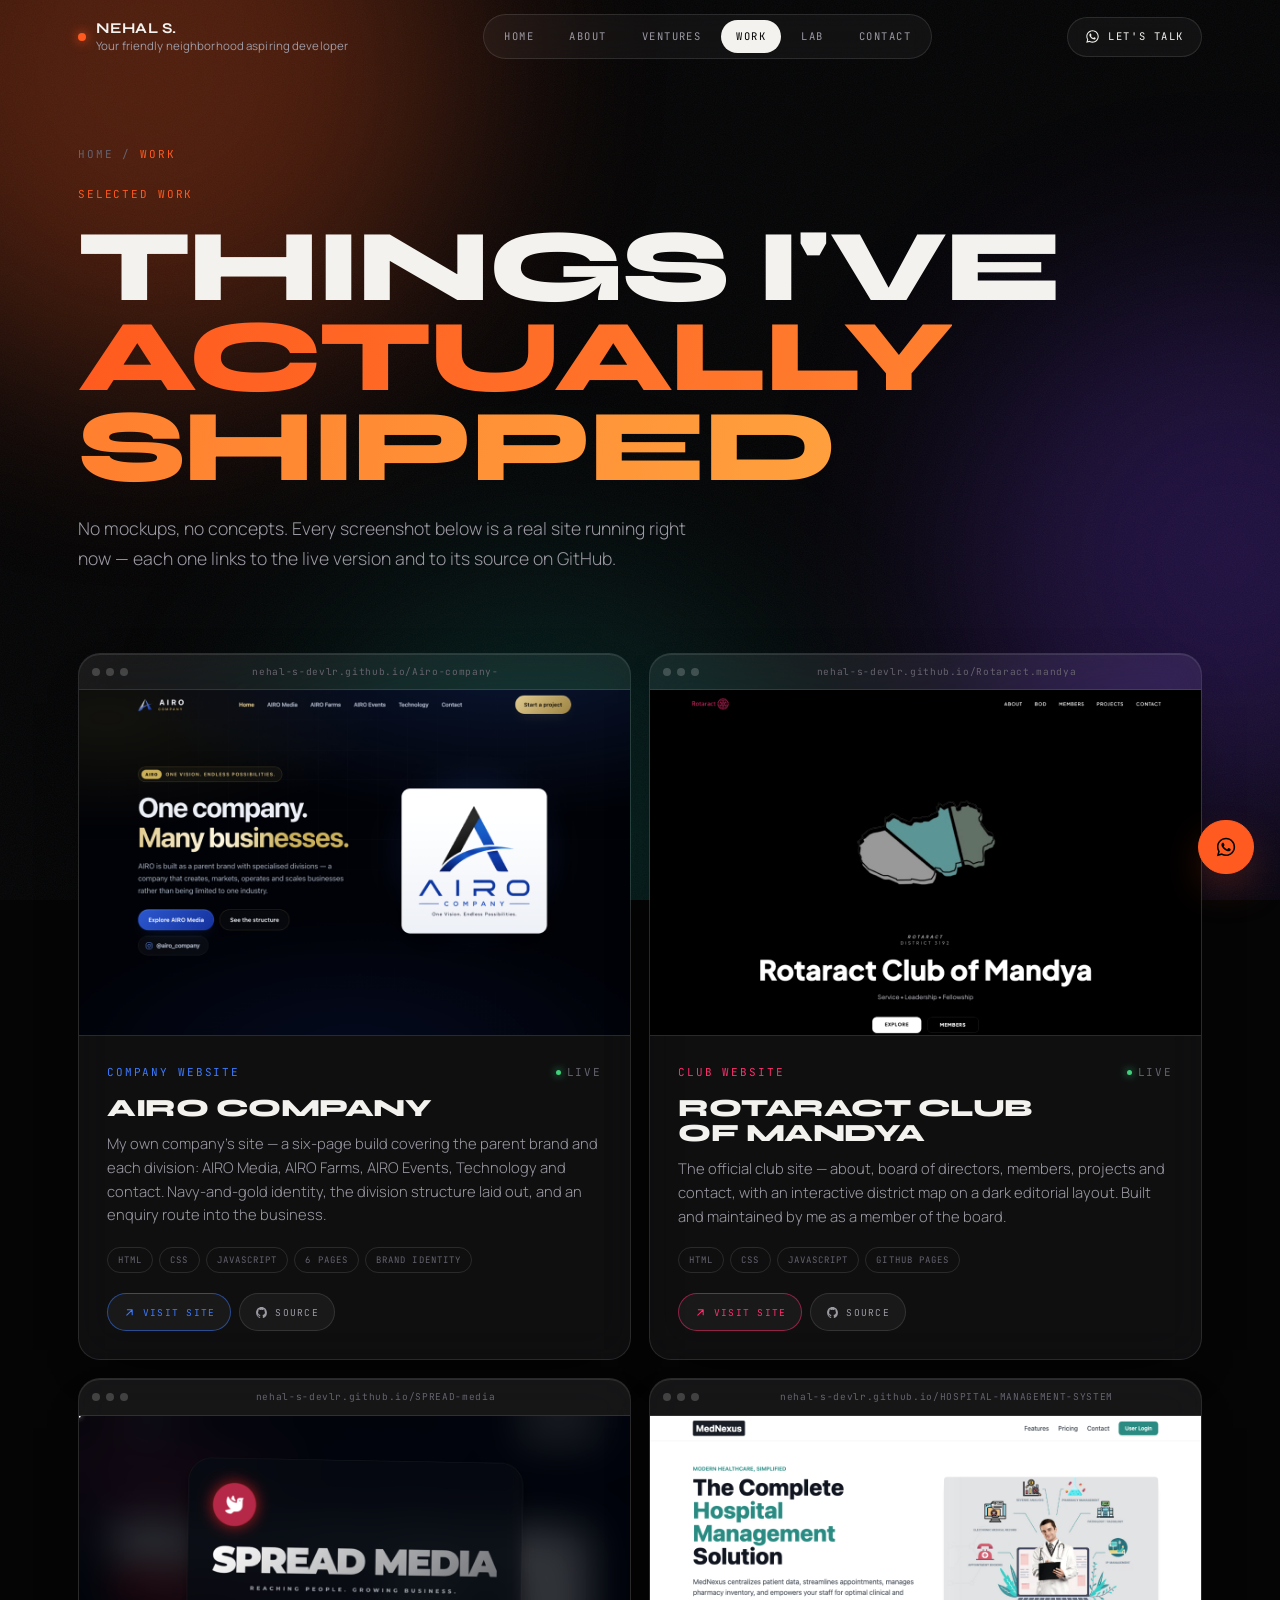
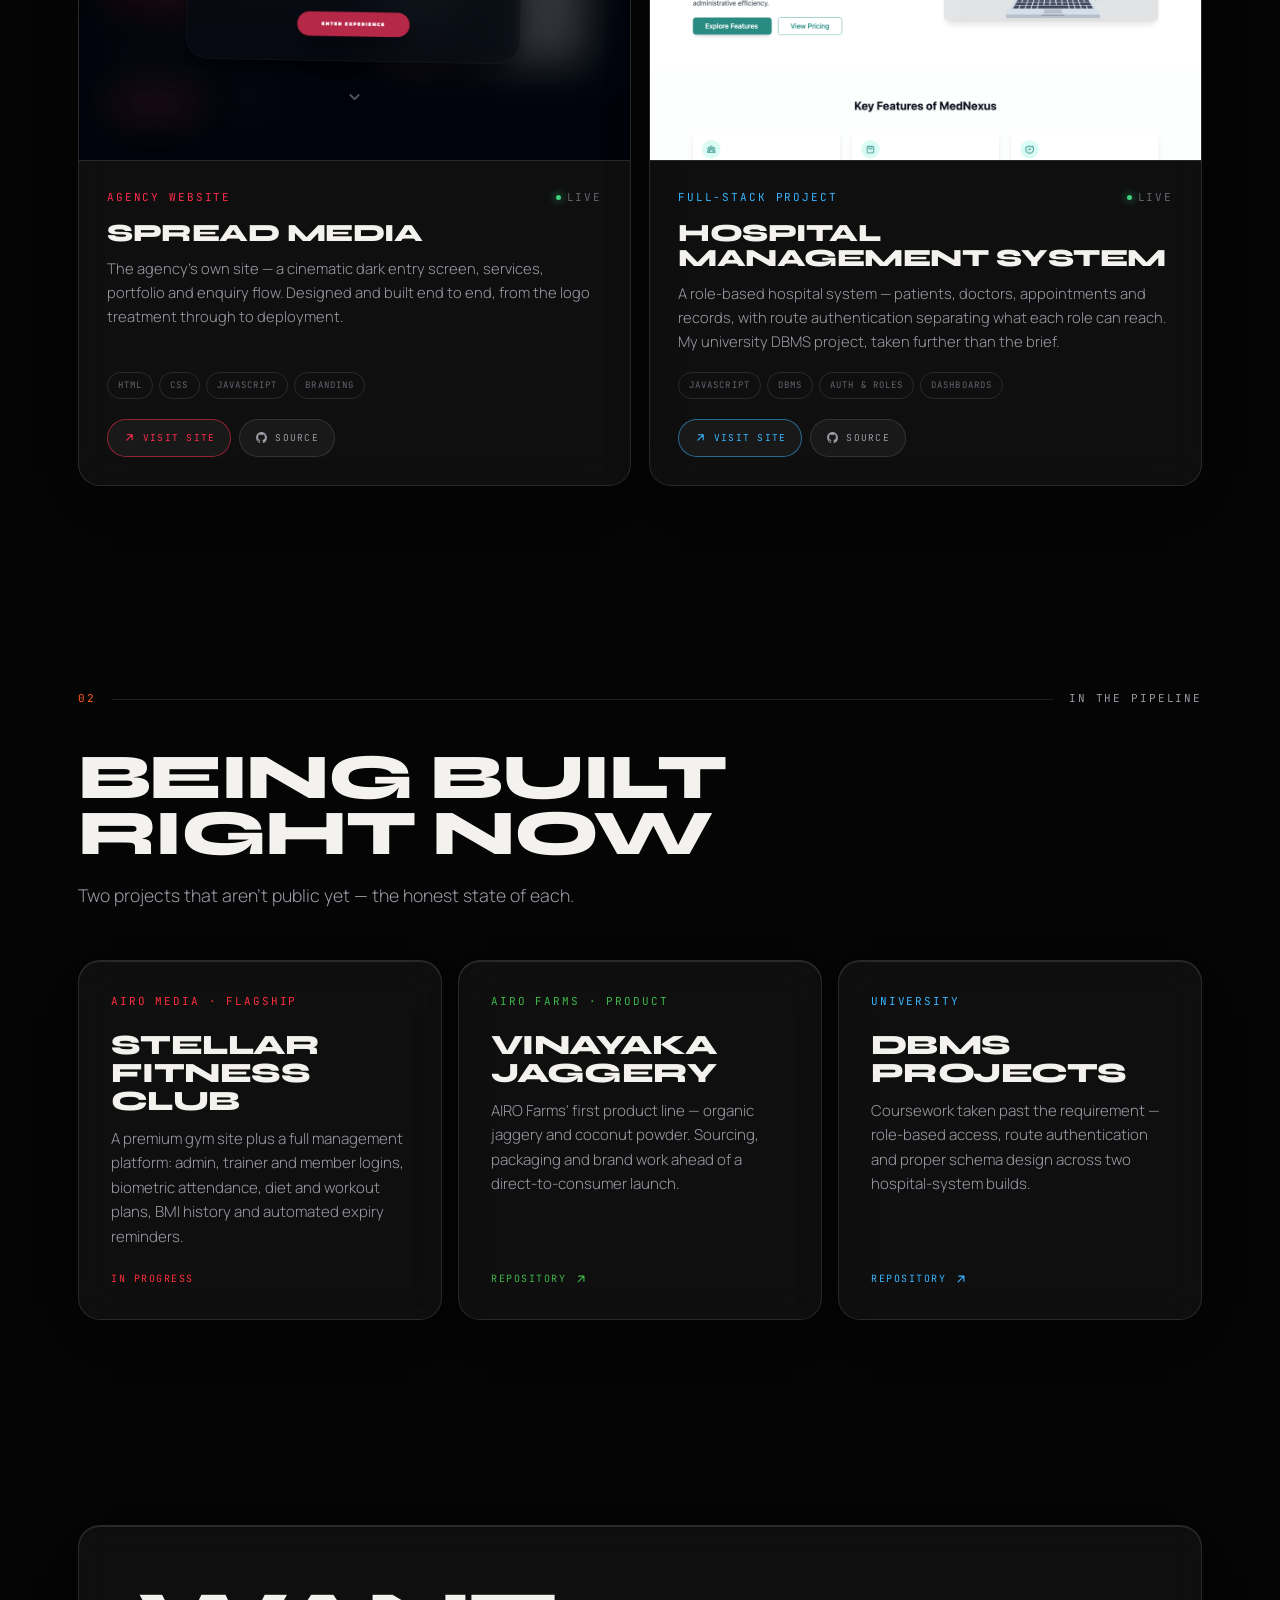
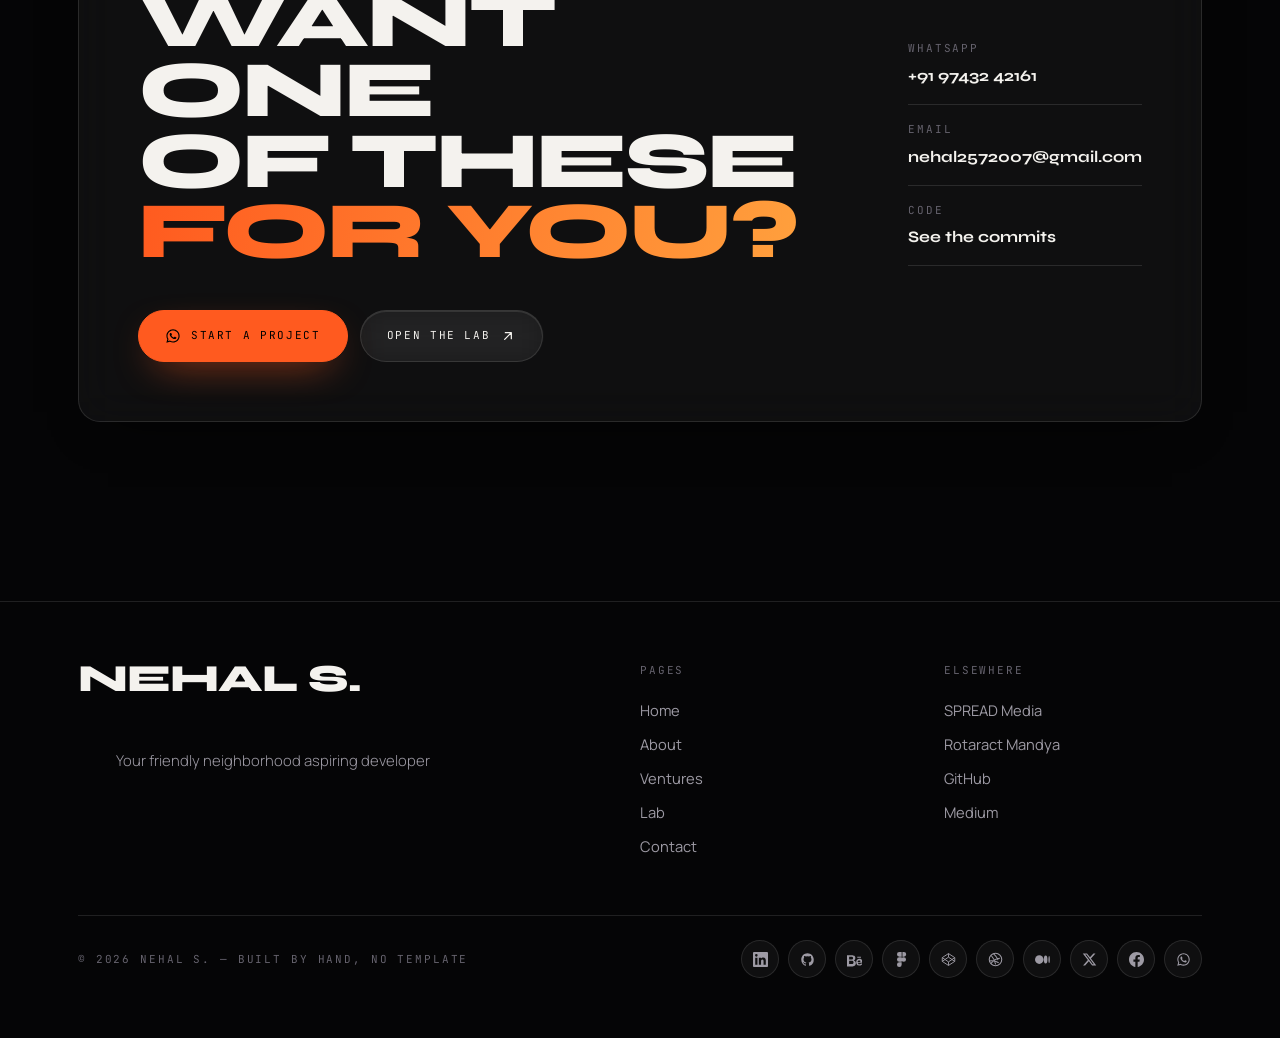
<file: work.html>
<!DOCTYPE html>
<html lang="en">
<head>
<meta charset="utf-8" />
<meta name="viewport" content="width=device-width, initial-scale=1" />
<title>Work — Live projects | Nehal S</title>
<meta name="description" content="Live, hand-built websites and systems by Nehal S — the AIRO Company site, Rotaract Club of Mandya, SPREAD Media and a hospital management system." />
<meta name="theme-color" content="#050506" />
<link rel="canonical" href="https://nehal.is-a.dev/work.html" />
<meta property="og:type" content="article" />
<meta property="og:site_name" content="Nehal S" />
<meta property="og:url" content="https://nehal.is-a.dev/work.html" />
<meta property="og:title" content="Work — Live projects | Nehal S" />
<meta property="og:description" content="Live, hand-built websites and systems by Nehal S — the AIRO Company site, Rotaract Club of Mandya, SPREAD Media and a hospital management system." />
<meta property="og:image" content="https://nehal.is-a.dev/assets/og.png" />
<meta property="og:image:width" content="1200" />
<meta property="og:image:height" content="630" />
<meta property="og:image:alt" content="Nehal S — Build it. Brand it. Ship it." />
<meta property="og:locale" content="en_IN" />
<meta name="twitter:card" content="summary_large_image" />
<meta name="twitter:title" content="Work — Live projects | Nehal S" />
<meta name="twitter:description" content="Live, hand-built websites and systems by Nehal S — the AIRO Company site, Rotaract Club of Mandya, SPREAD Media and a hospital management system." />
<meta name="twitter:image" content="https://nehal.is-a.dev/assets/og.png" />
<script>document.documentElement.className += ' js';</script>
<link rel="preconnect" href="https://fonts.googleapis.com" />
<link rel="preconnect" href="https://fonts.gstatic.com" crossorigin />
<link href="https://fonts.googleapis.com/css2?family=Syne:wght@600;700;800&family=Manrope:wght@300;400;500;600&family=JetBrains+Mono:wght@400;500&display=swap" rel="stylesheet" />
<link rel="stylesheet" href="assets/css/style.css" />
</head>
<body>

<div class="aura"><i></i><i></i><i></i></div>
<div class="grain"></div>
<div class="prog" id="prog"></div>

<header id="hdr">
  <div class="wrap hdr">
    <a href="index.html" class="sig"><i></i><span class="sig-t"><b>Nehal&nbsp;S.</b><small>Your friendly neighborhood aspiring developer</small></span></a>
    <nav class="hnav">
      <a href="index.html">Home</a>
      <a href="about.html">About</a>
      <a href="ventures.html">Ventures</a>
      <a href="work.html" aria-current="page">Work</a>
      <a href="lab.html">Lab</a>
      <a href="contact.html">Contact</a>
    </nav>
    <div style="display:flex;align-items:center;gap:10px">
      <a class="hcta" href="https://wa.me/919743242161?text=Hi%20Nehal%2C%20I%20found%20your%20site." target="_blank" rel="noopener">
        <svg><use href="#i-wa"/></svg><span>Let's talk</span>
      </a>
      <button class="burger" id="burger" aria-label="Open menu" aria-expanded="false"><svg><use href="#i-menu"/></svg></button>
    </div>
  </div>
</header>

<div class="sheet" id="sheet">
  <div class="sheet-bg"></div>
  <nav class="sheet-in glass">
    <a href="index.html">Home <span>01</span></a>
    <a href="about.html">About <span>02</span></a>
    <a href="ventures.html">Ventures <span>03</span></a>
    <a href="work.html" aria-current="page">Work <span>04</span></a>
    <a href="lab.html">Lab <span>05</span></a>
    <a href="contact.html">Contact <span>06</span></a>
  </nav>
</div>

<main>

<section class="phero pad-top">
  <div class="wrap">
    <div class="crumb mono"><a href="index.html">Home</a> <span>/</span> <span class="acc">Work</span></div>
    <span class="kk mono">Selected work</span>
    <h1 class="dsp">Things I've<br /><span class="grad">actually shipped</span></h1>
    <p class="lead">
      No mockups, no concepts. Every screenshot below is a real site running right now —
      each one links to the live version and to its source on GitHub.
    </p>
  </div>
</section>

<section style="padding-top:clamp(28px,4vw,46px)">
  <div class="wrap">
    <div class="work">

      <article class="wk glass rv" style="--brand:var(--airo)">
        <div class="wk-shot">
          <div class="wk-bar"><i></i><i></i><i></i><span class="u">nehal-s-devlr.github.io/Airo-company-</span></div>
          <img src="assets/shots/airo.png" alt="AIRO Company website homepage" loading="lazy" />
        </div>
        <div class="wk-b">
          <div class="wk-k"><span class="k mono">Company website</span><span class="live mono"><i></i> Live</span></div>
          <h3>AIRO Company</h3>
          <p>My own company's site — a six-page build covering the parent brand and each division:
             AIRO Media, AIRO Farms, AIRO Events, Technology and contact. Navy-and-gold identity,
             the division structure laid out, and an enquiry route into the business.</p>
          <ul class="chips"><li>HTML</li><li>CSS</li><li>JavaScript</li><li>6 pages</li><li>Brand identity</li></ul>
          <div class="wk-links">
            <a class="wl pri" href="https://nehal-s-devlr.github.io/Airo-company-/" target="_blank" rel="noopener"><svg><use href="#i-ur"/></svg>Visit site</a>
            <a class="wl" href="https://github.com/NEHAL-S-DEVLR/Airo-company-" target="_blank" rel="noopener"><svg><use href="#i-gh"/></svg>Source</a>
          </div>
        </div>
      </article>

      <article class="wk glass rv" style="--brand:var(--rota)">
        <div class="wk-shot">
          <div class="wk-bar"><i></i><i></i><i></i><span class="u">nehal-s-devlr.github.io/Rotaract.mandya</span></div>
          <img src="assets/shots/rotaract.png" alt="Rotaract Club of Mandya website homepage" loading="lazy" />
        </div>
        <div class="wk-b">
          <div class="wk-k"><span class="k mono">Club website</span><span class="live mono"><i></i> Live</span></div>
          <h3>Rotaract Club<br />of Mandya</h3>
          <p>The official club site — about, board of directors, members, projects and contact, with an
             interactive district map on a dark editorial layout. Built and maintained by me as a member of the board.</p>
          <ul class="chips"><li>HTML</li><li>CSS</li><li>JavaScript</li><li>GitHub Pages</li></ul>
          <div class="wk-links">
            <a class="wl pri" href="https://nehal-s-devlr.github.io/Rotaract.mandya/" target="_blank" rel="noopener"><svg><use href="#i-ur"/></svg>Visit site</a>
            <a class="wl" href="https://github.com/NEHAL-S-DEVLR/Rotaract.mandya" target="_blank" rel="noopener"><svg><use href="#i-gh"/></svg>Source</a>
          </div>
        </div>
      </article>

      <article class="wk glass rv" style="--brand:var(--spread)">
        <div class="wk-shot">
          <div class="wk-bar"><i></i><i></i><i></i><span class="u">nehal-s-devlr.github.io/SPREAD-media</span></div>
          <img src="assets/shots/spread.png" alt="SPREAD Media website homepage" loading="lazy" />
        </div>
        <div class="wk-b">
          <div class="wk-k"><span class="k mono">Agency website</span><span class="live mono"><i></i> Live</span></div>
          <h3>SPREAD Media</h3>
          <p>The agency's own site — a cinematic dark entry screen, services, portfolio and enquiry flow.
             Designed and built end to end, from the logo treatment through to deployment.</p>
          <ul class="chips"><li>HTML</li><li>CSS</li><li>JavaScript</li><li>Branding</li></ul>
          <div class="wk-links">
            <a class="wl pri" href="https://nehal-s-devlr.github.io/SPREAD-media/" target="_blank" rel="noopener"><svg><use href="#i-ur"/></svg>Visit site</a>
            <a class="wl" href="https://github.com/NEHAL-S-DEVLR/SPREAD-media" target="_blank" rel="noopener"><svg><use href="#i-gh"/></svg>Source</a>
          </div>
        </div>
      </article>

      <article class="wk glass rv" style="--brand:#38b6ff">
        <div class="wk-shot">
          <div class="wk-bar"><i></i><i></i><i></i><span class="u">nehal-s-devlr.github.io/HOSPITAL-MANAGEMENT-SYSTEM</span></div>
          <img src="assets/shots/hms.png" alt="Hospital Management System interface" loading="lazy" />
        </div>
        <div class="wk-b">
          <div class="wk-k"><span class="k mono">Full-stack project</span><span class="live mono"><i></i> Live</span></div>
          <h3>Hospital<br />Management System</h3>
          <p>A role-based hospital system — patients, doctors, appointments and records, with route
             authentication separating what each role can reach. My university DBMS project, taken further than the brief.</p>
          <ul class="chips"><li>JavaScript</li><li>DBMS</li><li>Auth &amp; roles</li><li>Dashboards</li></ul>
          <div class="wk-links">
            <a class="wl pri" href="https://nehal-s-devlr.github.io/HOSPITAL-MANAGEMENT-SYSTEM/" target="_blank" rel="noopener"><svg><use href="#i-ur"/></svg>Visit site</a>
            <a class="wl" href="https://github.com/NEHAL-S-DEVLR/HOSPITAL-MANAGEMENT-SYSTEM" target="_blank" rel="noopener"><svg><use href="#i-gh"/></svg>Source</a>
          </div>
        </div>
      </article>

    </div>
  </div>
</section>

<section>
  <div class="wrap">
    <div class="shead mono rv"><span class="num">02</span><span class="bar"></span><span class="nm">In the pipeline</span></div>
    <h2 class="dsp stitle rv">Being built<br />right now</h2>
    <p class="lead sintro rv">Two projects that aren't public yet — the honest state of each.</p>

    <div class="tri">
      <div class="hcard glass rv" style="--brand:var(--media)">
        <span class="k mono">AIRO Media · Flagship</span>
        <h3>Stellar<br />Fitness Club</h3>
        <p>A premium gym site plus a full management platform: admin, trainer and member logins, biometric
           attendance, diet and workout plans, BMI history and automated expiry reminders.</p>
        <span class="go">In progress</span>
      </div>
      <div class="hcard glass rv" style="--brand:var(--farms)">
        <span class="k mono">AIRO Farms · Product</span>
        <h3>Vinayaka<br />Jaggery</h3>
        <p>AIRO Farms' first product line — organic jaggery and coconut powder. Sourcing, packaging and brand
           work ahead of a direct-to-consumer launch.</p>
        <a class="go" href="https://github.com/NEHAL-S-DEVLR/VINAYAKA-JAGGERY-" target="_blank" rel="noopener">Repository <svg><use href="#i-ur"/></svg></a>
      </div>
      <div class="hcard glass rv" style="--brand:#38b6ff">
        <span class="k mono">University</span>
        <h3>DBMS<br />Projects</h3>
        <p>Coursework taken past the requirement — role-based access, route authentication and proper schema
           design across two hospital-system builds.</p>
        <a class="go" href="https://github.com/NEHAL-S-DEVLR/DBMS-PROJECT-HMS-" target="_blank" rel="noopener">Repository <svg><use href="#i-ur"/></svg></a>
      </div>
    </div>
  </div>
</section>

<section>
  <div class="wrap">
    <div class="ct-box glass rv">
      <div class="ct-grid">
        <div><h2 class="dsp">Want one<br />of these <span class="grad">for you?</span></h2></div>
        <div class="ct-side">
          <div class="ct-row"><span class="k mono">WhatsApp</span>
            <a href="https://wa.me/919743242161" target="_blank" rel="noopener">+91 97432 42161</a></div>
          <div class="ct-row"><span class="k mono">Email</span>
            <a href="mailto:nehal2572007@gmail.com">nehal2572007@gmail.com</a></div>
          <div class="ct-row"><span class="k mono">Code</span>
            <a href="lab.html">See the commits</a></div>
        </div>
      </div>
      <div class="ct-actions">
        <a class="btn" href="https://wa.me/919743242161?text=Hi%20Nehal%2C%20I%27d%20like%20a%20website%20built." target="_blank" rel="noopener">
          <svg><use href="#i-wa"/></svg><span>Start a project</span></a>
        <a class="btn btn-glass" href="lab.html"><span>Open the lab</span><svg><use href="#i-ur"/></svg></a>
      </div>
    </div>
  </div>
</section>

</main>

<footer>
  <div class="wrap">
    <div class="fgrid">
      <div class="fbrand">
        <div class="m">Nehal S.</div>
        <p class="cap">Your friendly neighborhood aspiring developer</p>
      </div>
      <div class="fcol"><h4 class="mono">Pages</h4>
        <a href="index.html">Home</a><a href="about.html">About</a>
        <a href="ventures.html">Ventures</a><a href="lab.html">Lab</a><a href="contact.html">Contact</a></div>
      <div class="fcol"><h4 class="mono">Elsewhere</h4>
        <a href="https://nehal-s-devlr.github.io/SPREAD-media/" target="_blank" rel="noopener">SPREAD Media</a>
        <a href="https://nehal-s-devlr.github.io/Rotaract.mandya/" target="_blank" rel="noopener">Rotaract Mandya</a>
        <a href="https://github.com/NEHAL-S-DEVLR" target="_blank" rel="noopener">GitHub</a>
        <a href="https://medium.com/@nehal2572007" target="_blank" rel="noopener">Medium</a></div>
    </div>
    <div class="fbot">
      <p class="mono">© <span id="yr">2026</span> Nehal S. — Built by hand, no template</p>
      <div class="fsoc">
        <a href="https://www.linkedin.com/in/nehal-s-2572007iamheretoconquer/" target="_blank" rel="noopener" aria-label="LinkedIn"><svg><use href="#i-li"/></svg></a>
        <a href="https://github.com/NEHAL-S-DEVLR" target="_blank" rel="noopener" aria-label="GitHub"><svg><use href="#i-gh"/></svg></a>
        <a href="https://www.behance.net/nehalk3" target="_blank" rel="noopener" aria-label="Behance"><svg><use href="#i-be"/></svg></a>
        <a href="https://www.figma.com/@nehalsn" target="_blank" rel="noopener" aria-label="Figma"><svg><use href="#i-fg"/></svg></a>
        <a href="https://codepen.io/Nehal-the-animator" target="_blank" rel="noopener" aria-label="CodePen"><svg><use href="#i-cp"/></svg></a>
        <a href="https://dribbble.com/" target="_blank" rel="noopener" aria-label="Dribbble"><svg><use href="#i-dr"/></svg></a>
        <a href="https://medium.com/@nehal2572007" target="_blank" rel="noopener" aria-label="Medium"><svg><use href="#i-md"/></svg></a>
        <a href="https://x.com/SalaarRaisaar" target="_blank" rel="noopener" aria-label="X"><svg><use href="#i-x"/></svg></a>
        <a href="https://www.facebook.com/nehal.krish.50/" target="_blank" rel="noopener" aria-label="Facebook"><svg><use href="#i-fb"/></svg></a>
        <a href="https://wa.me/919743242161" target="_blank" rel="noopener" aria-label="WhatsApp"><svg><use href="#i-wa"/></svg></a>
      </div>
    </div>
  </div>
</footer>

<a class="wafab" href="https://wa.me/919743242161?text=Hi%20Nehal%2C%20I%20found%20your%20site." target="_blank" rel="noopener" aria-label="Chat on WhatsApp">
  <svg><use href="#i-wa"/></svg><b>WhatsApp</b>
</a>

<script src="assets/js/main.js"></script>
</body>
</html>
</file>
<file: assets/css/style.css>
/* ══════════════════════════════════════════════════════════════
   NEHAL S — PORTFOLIO
   Shared stylesheet for all pages.
   Design language: black canvas + frosted glass panels + aurora.
   ══════════════════════════════════════════════════════════════ */

/* ── 1. TOKENS ───────────────────────────────────────────────── */
:root{
  --void:#050506;
  --ink:#0a0a0d;

  /* glass */
  --glass:rgba(255,255,255,.045);
  --glass-2:rgba(255,255,255,.075);
  --glass-3:rgba(255,255,255,.11);
  --brd:rgba(255,255,255,.11);
  --brd-2:rgba(255,255,255,.19);
  --sheen:inset 0 1px 0 rgba(255,255,255,.10);
  --blur:22px;

  --txt:#f4f2ee;
  --txt-2:#9d9aa4;
  --txt-3:#66636e;

  --acc:#ff5a1f;
  --acc-2:#ffa03d;
  --acc-dim:rgba(255,90,31,.14);

  --airo:#3d7bff; --media:#ff2f3a; --farms:#3fb84a; --events:#ffb020;
  --spread:#ff2c4d; --rota:#ff2f6d;

  --r:22px; --r-sm:15px; --r-xs:10px;
  --nav-h:74px;
  --maxw:1220px;
  --ease:cubic-bezier(.16,1,.3,1);
  --snap:cubic-bezier(.65,0,.35,1);
}

*,*::before,*::after{box-sizing:border-box}
html{-webkit-text-size-adjust:100%;scroll-behavior:smooth}
body{
  margin:0;background:var(--void);color:var(--txt);
  font-family:"Manrope",-apple-system,BlinkMacSystemFont,"Segoe UI",Roboto,sans-serif;
  font-size:16px;line-height:1.62;-webkit-font-smoothing:antialiased;
  overflow-x:hidden;min-height:100vh;
}
a{color:inherit;text-decoration:none}
p{margin:0}
img{max-width:100%;display:block}
::selection{background:var(--acc);color:#000}

/* ── 2. TYPE ─────────────────────────────────────────────────── */
.dsp{font-family:"Syne",sans-serif;font-weight:800;text-transform:uppercase;line-height:.88;letter-spacing:-.025em}
.mono{font-family:"JetBrains Mono",ui-monospace,SFMono-Regular,Menlo,monospace;
  font-size:11px;font-weight:400;letter-spacing:.17em;text-transform:uppercase}
h1,h2,h3,h4{margin:0;font-weight:800}
.lead{color:var(--txt-2);font-size:clamp(1rem,1.5vw,1.1rem);line-height:1.68;font-weight:300}
.outline{color:transparent;-webkit-text-stroke:1.5px var(--txt);paint-order:stroke fill}
.acc{color:var(--acc)}
.grad{background:linear-gradient(100deg,var(--acc),var(--acc-2));
  -webkit-background-clip:text;background-clip:text;color:transparent}

/* ── 3. SHELL ────────────────────────────────────────────────── */
.wrap{width:100%;max-width:var(--maxw);margin-inline:auto;padding-inline:clamp(20px,4vw,48px)}
section{position:relative;padding-block:clamp(64px,8vw,116px)}
.pad-top{padding-top:calc(var(--nav-h) + clamp(48px,8vh,96px))}

/* aurora — the colour the glass refracts */
.aura{position:fixed;inset:0;z-index:0;pointer-events:none;overflow:hidden}
.aura i{position:absolute;border-radius:50%;filter:blur(110px);opacity:.30}
.aura i:nth-child(1){width:620px;height:620px;background:#ff5a1f;top:-240px;left:-160px}
.aura i:nth-child(2){width:540px;height:540px;background:#7b3dff;top:32%;right:-220px;opacity:.24}
.aura i:nth-child(3){width:520px;height:520px;background:#0d9488;bottom:-200px;left:22%;opacity:.20}
.grain{position:fixed;inset:0;z-index:1;pointer-events:none;opacity:.045;
  background-image:url("data:image/svg+xml,%3Csvg xmlns='http://www.w3.org/2000/svg' width='140' height='140'%3E%3Cfilter id='n'%3E%3CfeTurbulence type='fractalNoise' baseFrequency='.9' numOctaves='3'/%3E%3C/filter%3E%3Crect width='100%25' height='100%25' filter='url(%23n)'/%3E%3C/svg%3E")}
main,header,footer{position:relative;z-index:2}

/* the glass primitive */
.glass{
  background:var(--glass);
  backdrop-filter:blur(var(--blur)) saturate(1.5);
  -webkit-backdrop-filter:blur(var(--blur)) saturate(1.5);
  border:1px solid var(--brd);
  border-radius:var(--r);
  box-shadow:var(--sheen),0 20px 50px -30px rgba(0,0,0,.9);
}

/* ── 4. HEADER ───────────────────────────────────────────────── */
.prog{position:fixed;top:0;left:0;height:2px;width:0;z-index:120;
  background:linear-gradient(90deg,var(--acc),var(--acc-2));transition:width .1s linear}
header{position:fixed;top:0;left:0;right:0;height:var(--nav-h);z-index:110;display:flex;align-items:center;
  transition:background .4s var(--ease),border-color .4s,backdrop-filter .4s;
  border-bottom:1px solid transparent}
header.solid{
  background:rgba(6,6,8,.55);
  backdrop-filter:blur(20px) saturate(1.6);-webkit-backdrop-filter:blur(20px) saturate(1.6);
  border-bottom-color:var(--brd)}
.hdr{display:flex;align-items:center;justify-content:space-between;gap:18px;width:100%}
.sig{font-family:"Syne",sans-serif;font-weight:800;font-size:15px;text-transform:uppercase;
  display:flex;align-items:center;gap:10px;letter-spacing:.01em}
.sig i{width:8px;height:8px;border-radius:50%;background:var(--acc);flex:none;
  box-shadow:0 0 12px var(--acc);animation:beat 2.6s var(--ease) infinite}
/* name + caption lockup */
.sig-t{display:flex;flex-direction:column;gap:4px;line-height:1.05}
.sig small{font-family:"Manrope",sans-serif;font-weight:400;font-size:11.5px;letter-spacing:.01em;
  text-transform:none;color:var(--txt-2);white-space:nowrap}
/* the centred nav pill leaves no room for the caption just above its breakpoint */
@media(min-width:1001px) and (max-width:1140px){.sig small{display:none}}
@media(max-width:560px){.sig small{white-space:normal;max-width:180px;font-size:10.5px;line-height:1.25}}
@keyframes beat{0%{box-shadow:0 0 0 0 rgba(255,90,31,.5)}70%,100%{box-shadow:0 0 0 10px rgba(255,90,31,0)}}

.hnav{display:flex;align-items:center;gap:5px;padding:5px;border-radius:999px;
  background:var(--glass);border:1px solid var(--brd);
  backdrop-filter:blur(14px);-webkit-backdrop-filter:blur(14px)}
.hnav a{position:relative;padding:8px 15px;border-radius:999px;color:var(--txt-2);
  font-family:"JetBrains Mono",monospace;font-size:10.5px;letter-spacing:.14em;text-transform:uppercase;
  transition:color .3s,background .3s}
.hnav a:hover{color:var(--txt);background:var(--glass-2)}
.hnav a[aria-current="page"]{color:#000;background:var(--txt)}
@media(max-width:1000px){.hnav{display:none}}

.hcta{display:inline-flex;align-items:center;gap:8px;height:40px;padding:0 17px;border-radius:999px;
  border:1px solid var(--brd);background:var(--glass);
  backdrop-filter:blur(14px);-webkit-backdrop-filter:blur(14px);
  font-family:"JetBrains Mono",monospace;font-size:10.5px;letter-spacing:.15em;text-transform:uppercase;
  transition:.3s var(--ease);white-space:nowrap}
.hcta svg{width:15px;height:15px}
.hcta:hover{background:var(--acc);border-color:var(--acc);color:#000}
@media(max-width:640px){.hcta span{display:none}.hcta{padding:0 13px}}

/* mobile menu */
.burger{display:none;width:40px;height:40px;border-radius:999px;border:1px solid var(--brd);
  background:var(--glass);backdrop-filter:blur(14px);-webkit-backdrop-filter:blur(14px);
  color:var(--txt);cursor:pointer;place-items:center;flex:none}
.burger svg{width:18px;height:18px}
@media(max-width:1000px){.burger{display:grid}}
.sheet{position:fixed;inset:0;z-index:115;display:none;padding:calc(var(--nav-h) + 14px) 20px 20px}
.sheet.open{display:block}
.sheet-bg{position:absolute;inset:0;background:rgba(4,4,6,.72);
  backdrop-filter:blur(18px);-webkit-backdrop-filter:blur(18px)}
.sheet-in{position:relative;padding:12px;display:grid;gap:4px}
.sheet-in a{display:flex;align-items:center;justify-content:space-between;gap:12px;
  padding:16px 18px;border-radius:var(--r-sm);color:var(--txt-2);
  font-family:"Syne",sans-serif;font-weight:700;text-transform:uppercase;font-size:1.15rem;
  transition:background .3s,color .3s}
.sheet-in a span{font-family:"JetBrains Mono",monospace;font-size:10px;letter-spacing:.14em;color:var(--txt-3);font-weight:400}
.sheet-in a:hover,.sheet-in a[aria-current="page"]{background:var(--glass-2);color:var(--txt)}
.sheet-in a[aria-current="page"] span{color:var(--acc)}

/* ── 5. BUTTONS ──────────────────────────────────────────────── */
.btn{--bg:var(--acc);--fg:#000;position:relative;display:inline-flex;align-items:center;gap:10px;
  height:52px;padding:0 26px;border-radius:999px;border:1px solid var(--bg);background:var(--bg);color:var(--fg);
  overflow:hidden;font-family:"JetBrains Mono",monospace;font-size:11px;letter-spacing:.15em;text-transform:uppercase;
  transition:color .35s var(--snap),border-color .35s,transform .3s var(--ease);
  box-shadow:0 14px 40px -18px var(--acc)}
.btn svg{width:16px;height:16px;flex:none;position:relative;z-index:1}
.btn span{position:relative;z-index:1}
.btn::before{content:"";position:absolute;inset:0;background:var(--fg);transform:translateY(101%);
  transition:transform .42s var(--snap)}
.btn:hover{color:var(--bg);transform:translateY(-2px)}
.btn:hover::before{transform:translateY(0)}
.btn-glass{--bg:transparent;--fg:var(--txt);border-color:var(--brd);
  background:var(--glass);backdrop-filter:blur(14px);-webkit-backdrop-filter:blur(14px);box-shadow:var(--sheen)}
.btn-glass:hover{color:#000;border-color:var(--txt)}
.btn-glass::before{background:var(--txt)}

/* ── 6. SECTION HEADS ────────────────────────────────────────── */
.shead{display:flex;align-items:center;gap:16px;margin-bottom:clamp(26px,4vw,42px)}
.shead .num{color:var(--acc);flex:none}
.shead .bar{flex:1;height:1px;background:var(--brd)}
.shead .nm{color:var(--txt-2);flex:none}
.stitle{font-size:clamp(2rem,5.6vw,4rem);margin-bottom:18px}
.sintro{max-width:58ch;margin-bottom:clamp(32px,4.5vw,50px)}

/* page hero (inner pages) */
.phero{padding-bottom:clamp(20px,3vw,34px)}
.phero .kk{color:var(--acc);display:block;margin-bottom:18px}
.phero h1{font-size:clamp(2.6rem,9vw,6.4rem);margin-bottom:22px}
.phero .lead{max-width:62ch}
.crumb{display:flex;align-items:center;gap:9px;color:var(--txt-3);margin-bottom:22px}
.crumb a:hover{color:var(--acc)}

/* ── 7. HOME HERO ────────────────────────────────────────────── */
.hero{padding-top:calc(var(--nav-h) + clamp(46px,8vh,92px));padding-bottom:clamp(40px,6vw,70px)}
.hero-meta{display:flex;align-items:center;gap:13px;color:var(--txt-3);flex-wrap:wrap;
  padding-bottom:20px;margin-bottom:clamp(24px,3.6vw,38px);border-bottom:1px solid var(--brd)}
.hero-meta .live{display:inline-flex;align-items:center;gap:8px;color:var(--acc)}
.hero-meta .live i{width:6px;height:6px;border-radius:50%;background:var(--acc);flex:none;box-shadow:0 0 8px var(--acc)}
.hero-meta .sp{flex:1;min-width:14px;height:1px;background:var(--brd)}
.hero h1{font-size:clamp(2.8rem,11.5vw,8.8rem)}
.hero h1 .ln{display:block;overflow:hidden}
.hero h1 .ln>span{display:block}
html.js .hero h1 .ln>span{transform:translateY(100%);transition:transform 1.05s var(--ease)}
html.js body.ready .hero h1 .ln>span{transform:none}
html.js .hero h1 .ln:nth-child(2)>span{transition-delay:.09s}
html.js .hero h1 .ln:nth-child(3)>span{transition-delay:.18s}
.hero-grid{display:grid;grid-template-columns:1.5fr 1fr;gap:clamp(26px,4.5vw,64px);
  margin-top:clamp(30px,4.5vw,48px);align-items:start}
@media(max-width:860px){.hero-grid{grid-template-columns:1fr;gap:30px}}
.hero-grid .lead{max-width:52ch}
.hero-grid strong{color:var(--txt);font-weight:600}
.stats{display:grid;padding:6px 20px}
.stat{display:flex;align-items:baseline;justify-content:space-between;gap:16px;padding:13px 0;
  border-bottom:1px solid var(--brd)}
.stat:last-child{border-bottom:none}
.stat dt{color:var(--txt-3)}
.stat dd{margin:0;font-family:"Syne",sans-serif;font-weight:700;font-size:.92rem;text-align:right}
.hero-cta{display:flex;flex-wrap:wrap;gap:12px;margin-top:clamp(26px,3.6vw,38px)}

/* ── 8. MARQUEE ──────────────────────────────────────────────── */
.marq{position:relative;overflow:hidden;padding:18px 0;border-block:1px solid var(--brd);
  background:var(--glass);backdrop-filter:blur(14px);-webkit-backdrop-filter:blur(14px)}
.marq-t{display:flex;width:max-content;animation:slide 42s linear infinite}
.marq:hover .marq-t{animation-play-state:paused}
@keyframes slide{to{transform:translateX(-50%)}}
.marq-t ul{display:flex;align-items:center;gap:38px;margin:0;padding:0 19px;list-style:none;flex:none}
.marq-t li{font-family:"Syne",sans-serif;font-weight:700;font-size:clamp(.88rem,1.5vw,1.25rem);
  text-transform:uppercase;color:var(--txt-2);white-space:nowrap}
.marq-t li.dot{color:var(--acc);font-size:.7em}

/* ── 9. CARD GRIDS (home highlights) ─────────────────────────── */
.tri{display:grid;grid-template-columns:repeat(3,1fr);gap:16px}
@media(max-width:900px){.tri{grid-template-columns:1fr}}
.hcard{padding:clamp(24px,3vw,32px);display:flex;flex-direction:column;position:relative;overflow:hidden;
  transition:transform .45s var(--ease),border-color .45s}
.hcard::after{content:"";position:absolute;inset:0;opacity:0;pointer-events:none;transition:opacity .5s;
  background:radial-gradient(420px circle at var(--mx,50%) var(--my,0%),
    color-mix(in srgb,var(--brand,var(--acc)) 20%,transparent),transparent 62%)}
.hcard:hover{transform:translateY(-5px);border-color:color-mix(in srgb,var(--brand,var(--acc)) 45%,var(--brd))}
.hcard:hover::after{opacity:1}
.hcard .k{color:var(--brand,var(--acc));margin-bottom:20px;display:block;position:relative}
.hcard h3{font-family:"Syne",sans-serif;font-weight:800;text-transform:uppercase;letter-spacing:-.02em;
  font-size:clamp(1.3rem,2.6vw,1.75rem);line-height:1;margin-bottom:12px;position:relative}
.hcard p{color:var(--txt-2);font-size:.94rem;font-weight:300;margin-bottom:22px;flex:1;position:relative}
.hcard .go{display:inline-flex;align-items:center;gap:8px;color:var(--brand,var(--acc));position:relative;
  font-family:"JetBrains Mono",monospace;font-size:10px;letter-spacing:.15em;text-transform:uppercase}
.hcard .go svg{width:14px;height:14px;transition:transform .4s var(--ease)}
.hcard:hover .go svg{transform:translate(3px,-3px)}

/* ── 10. CURRENTLY LOG ───────────────────────────────────────── */
.log{display:grid;gap:12px}
.logi{display:grid;grid-template-columns:60px 1fr auto;gap:clamp(14px,3vw,32px);align-items:start;
  padding:clamp(20px,2.6vw,28px);position:relative;overflow:hidden;
  transition:transform .45s var(--ease),border-color .45s}
.logi::before{content:"";position:absolute;left:0;top:0;bottom:0;width:2px;
  background:linear-gradient(var(--acc),var(--acc-2));transform:scaleY(0);transform-origin:bottom;
  transition:transform .45s var(--ease)}
.logi:hover{transform:translateX(6px);border-color:var(--brd-2)}
.logi:hover::before{transform:scaleY(1);transform-origin:top}
.logi .idx{color:var(--txt-3);padding-top:4px;transition:color .35s}
.logi:hover .idx{color:var(--acc)}
.logi h3{font-family:"Syne",sans-serif;font-size:clamp(1.08rem,2.2vw,1.42rem);letter-spacing:-.01em;
  margin-bottom:7px;font-weight:700}
.logi p{color:var(--txt-2);font-size:.94rem;font-weight:300;max-width:62ch}
.st{display:inline-flex;align-items:center;gap:7px;padding:6px 13px;border-radius:999px;
  border:1px solid var(--brd);color:var(--txt-3);white-space:nowrap;margin-top:4px;background:var(--glass)}
.st i{width:5px;height:5px;border-radius:50%;background:currentColor;flex:none}
.st.on{color:var(--acc);border-color:rgba(255,90,31,.36);background:var(--acc-dim)}
@media(max-width:700px){.logi{grid-template-columns:40px 1fr;gap:12px}.st{grid-column:2;justify-self:start}}

/* ── 11. VENTURES ────────────────────────────────────────────── */
.vent{margin-bottom:18px;overflow:hidden}
.vent-top{display:grid;grid-template-columns:auto 1fr;gap:clamp(20px,3.4vw,40px);align-items:center;
  padding:clamp(24px,3.2vw,38px);border-bottom:1px solid var(--brd)}
@media(max-width:700px){.vent-top{grid-template-columns:1fr;gap:20px}}
.plate{width:clamp(84px,12vw,120px);height:clamp(84px,12vw,120px);flex:none;border-radius:var(--r-sm);
  background:#fff;display:grid;place-items:center;padding:11px;position:relative;overflow:hidden;
  box-shadow:0 16px 40px -22px rgba(0,0,0,.95)}
.plate img{width:100%;height:100%;object-fit:contain}
.vent-id .kk{color:var(--brand,var(--acc));margin-bottom:10px;display:block}
.vent-id h3{font-family:"Syne",sans-serif;font-weight:800;text-transform:uppercase;letter-spacing:-.025em;
  font-size:clamp(1.65rem,4.4vw,2.9rem);line-height:.94;margin-bottom:10px}
.vent-id .tag{color:var(--txt-2);font-size:.97rem;font-weight:300;max-width:52ch}
.vent-body{padding:clamp(24px,3.2vw,38px)}
.vent-body>p{color:var(--txt-2);font-weight:300;font-size:.97rem;max-width:74ch;margin-bottom:22px}
.vrole{display:inline-flex;align-items:center;gap:9px;padding:9px 16px;border-radius:999px;margin-bottom:18px;
  border:1px solid color-mix(in srgb,var(--brand,var(--acc)) 44%,transparent);
  background:color-mix(in srgb,var(--brand,var(--acc)) 13%,transparent);color:var(--brand,var(--acc))}
.vrole svg{width:14px;height:14px;flex:none}

/* org tree: centre line runs the full drop, rail carries the two outer drops */
.tree{margin:32px 0 6px}
.tree-root{display:flex;justify-content:center}
.tree-root span{padding:11px 28px;border-radius:999px;
  border:1px solid var(--airo);color:var(--airo);background:rgba(61,123,255,.12);
  font-family:"Syne",sans-serif;font-weight:800;text-transform:uppercase;letter-spacing:.05em;font-size:.95rem}
.tree-link{position:relative;height:52px}
.tree-link::before{content:"";position:absolute;top:0;bottom:0;left:50%;width:1px;background:var(--brd)}
.tree-link .rail{position:absolute;top:26px;left:16.667%;right:16.667%;height:26px;
  border-top:1px solid var(--brd);border-left:1px solid var(--brd);border-right:1px solid var(--brd)}
.branches{display:grid;grid-template-columns:repeat(3,1fr);gap:14px}
@media(max-width:780px){.branches{grid-template-columns:1fr}.tree-link{display:none}.tree-root{margin-bottom:18px}}
.br{padding:clamp(20px,2.4vw,26px);position:relative;overflow:hidden;
  transition:transform .45s var(--ease),border-color .45s}
.br::after{content:"";position:absolute;left:0;right:0;top:0;height:2px;background:var(--brand);
  transform:scaleX(0);transform-origin:left;transition:transform .5s var(--ease)}
.br:hover{transform:translateY(-4px);border-color:color-mix(in srgb,var(--brand) 48%,var(--brd))}
.br:hover::after{transform:scaleX(1)}
.br-h{display:flex;align-items:center;gap:13px;margin-bottom:15px}
.br-plate{width:46px;height:46px;flex:none;border-radius:var(--r-xs);background:#fff;padding:5px;display:grid;place-items:center}
.br-plate img{width:100%;height:100%;object-fit:contain}
.br-h h4{font-family:"Syne",sans-serif;font-weight:800;text-transform:uppercase;font-size:1rem;letter-spacing:-.01em;line-height:1.1}
.br-h .s{display:block;color:var(--brand);font-size:9.5px;letter-spacing:.15em;margin-top:4px;
  font-family:"JetBrains Mono",monospace}
.br p{color:var(--txt-2);font-size:.89rem;font-weight:300;margin-bottom:14px}
.chips{display:flex;flex-wrap:wrap;gap:6px;margin:0;padding:0;list-style:none}
.chips li,.chips span{font-family:"JetBrains Mono",monospace;font-size:9px;letter-spacing:.12em;text-transform:uppercase;
  color:var(--txt-3);border:1px solid var(--brd);border-radius:999px;padding:5px 10px}

/* flex so the last row fills — a grid leaves dead cells when the count isn't a multiple */
.vfacts{display:flex;flex-wrap:wrap;gap:12px;margin-top:24px}
.vfact{flex:1 1 150px;min-width:0;padding:15px 18px;border-radius:var(--r-sm);
  background:var(--glass);border:1px solid var(--brd);box-shadow:var(--sheen)}
.vfact .k{color:var(--txt-3);display:block;margin-bottom:6px}
.vfact .v{font-family:"Syne",sans-serif;font-weight:700;font-size:1rem}
.clients{display:flex;flex-wrap:wrap;gap:7px;margin-top:16px}
.clients span{font-family:"JetBrains Mono",monospace;font-size:9.5px;letter-spacing:.12em;text-transform:uppercase;
  color:var(--txt-2);border:1px solid var(--brd);border-radius:999px;padding:7px 12px;background:var(--glass)}

/* ── 12. WORK CARDS ──────────────────────────────────────────── */
.work{display:grid;grid-template-columns:repeat(2,1fr);gap:18px}
@media(max-width:860px){.work{grid-template-columns:1fr}}
.wk{overflow:hidden;display:flex;flex-direction:column;
  transition:transform .45s var(--ease),border-color .45s}
.wk:hover{transform:translateY(-5px);border-color:color-mix(in srgb,var(--brand,var(--acc)) 50%,var(--brd))}
.wk-shot{position:relative;border-bottom:1px solid var(--brd);overflow:hidden}
.wk-bar{display:flex;align-items:center;gap:6px;padding:10px 13px;border-bottom:1px solid var(--brd);
  background:rgba(255,255,255,.03)}
.wk-bar i{width:8px;height:8px;border-radius:50%;background:var(--brd-2);flex:none}
.wk-bar .u{flex:1;text-align:center;color:var(--txt-3);font-family:"JetBrains Mono",monospace;font-size:9.5px;
  letter-spacing:.07em;overflow:hidden;text-overflow:ellipsis;white-space:nowrap}
.wk-shot img{width:100%;aspect-ratio:16/10;object-fit:cover;object-position:top center;
  transition:transform .7s var(--ease),filter .5s;filter:grayscale(.3) contrast(1.03)}
.wk:hover .wk-shot img{transform:scale(1.035);filter:none}
.wk-b{padding:clamp(20px,2.6vw,28px);display:flex;flex-direction:column;flex:1}
.wk-k{display:flex;align-items:center;justify-content:space-between;gap:12px;margin-bottom:14px}
.wk-k .k{color:var(--brand,var(--acc))}
.wk-k .live{display:inline-flex;align-items:center;gap:6px;color:var(--txt-3)}
.wk-k .live i{width:5px;height:5px;border-radius:50%;background:#3fd17c;flex:none;box-shadow:0 0 8px #3fd17c}
.wk h3{font-family:"Syne",sans-serif;font-weight:800;text-transform:uppercase;letter-spacing:-.02em;
  font-size:clamp(1.15rem,2.5vw,1.55rem);line-height:1.02;margin-bottom:11px}
.wk p{color:var(--txt-2);font-size:.92rem;font-weight:300;margin-bottom:18px;flex:1}
.wk .chips{margin-bottom:20px}
.wk-links{display:flex;flex-wrap:wrap;gap:8px;margin-top:auto}
.wl{display:inline-flex;align-items:center;gap:7px;height:38px;padding:0 15px;border-radius:999px;
  border:1px solid var(--brd);background:var(--glass);
  font-family:"JetBrains Mono",monospace;font-size:9.5px;letter-spacing:.13em;text-transform:uppercase;
  color:var(--txt-2);transition:.3s var(--ease)}
.wl svg{width:13px;height:13px}
.wl:hover{background:var(--txt);border-color:var(--txt);color:#000}
.wl.pri{border-color:color-mix(in srgb,var(--brand,var(--acc)) 52%,transparent);color:var(--brand,var(--acc))}
.wl.pri:hover{background:var(--brand,var(--acc));border-color:var(--brand,var(--acc));color:#000}

/* ── 13. LAB / GITHUB ────────────────────────────────────────── */
.lab{overflow:hidden}
.lab-h{display:flex;flex-wrap:wrap;align-items:center;justify-content:space-between;gap:16px;
  padding:clamp(20px,2.6vw,28px);border-bottom:1px solid var(--brd)}
.lab-h .who{display:flex;align-items:center;gap:13px}
.lab-h .who svg{width:26px;height:26px;flex:none}
.lab-h .who b{font-family:"Syne",sans-serif;font-weight:700;font-size:1rem;display:block}
.lab-h .who span{color:var(--txt-3);font-family:"JetBrains Mono",monospace;font-size:10px;letter-spacing:.13em}
.tiles{display:grid;grid-template-columns:repeat(5,1fr);border-bottom:1px solid var(--brd)}
@media(max-width:820px){.tiles{grid-template-columns:repeat(2,1fr)}}
.tile{padding:clamp(18px,2.3vw,24px);border-right:1px solid var(--brd)}
.tile:last-child{border-right:none}
@media(max-width:820px){.tile{border-bottom:1px solid var(--brd)}.tile:nth-child(2n){border-right:none}}
.tile .n{font-family:"Syne",sans-serif;font-weight:800;font-size:clamp(1.6rem,3.8vw,2.3rem);line-height:1;
  letter-spacing:-.03em;margin-bottom:8px}
.tile .k{color:var(--txt-3);display:block}
.heat-wrap{padding:clamp(20px,2.6vw,28px)}
.heat-top{display:flex;flex-wrap:wrap;align-items:baseline;justify-content:space-between;gap:12px;margin-bottom:15px}
.heat-top .t{color:var(--txt-2)}
.heat-scroll{overflow-x:auto;padding-bottom:8px}
.heat-scroll::-webkit-scrollbar{height:5px}
.heat-scroll::-webkit-scrollbar-thumb{background:var(--brd-2);border-radius:3px}
.months{display:grid;grid-auto-flow:column;gap:3px;margin-bottom:5px;min-width:max-content}
.months span{font-family:"JetBrains Mono",monospace;font-size:9px;letter-spacing:.06em;color:var(--txt-3);
  width:11px;white-space:nowrap;overflow:visible}
.heat{display:grid;grid-auto-flow:column;grid-template-rows:repeat(7,11px);gap:3px;min-width:max-content}
.heat i,.heat-leg i{width:11px;height:11px;border-radius:2px;background:rgba(255,255,255,.06);display:block}
.heat i[data-l="1"],.heat-leg i[data-l="1"]{background:rgba(255,90,31,.34)}
.heat i[data-l="2"],.heat-leg i[data-l="2"]{background:rgba(255,90,31,.56)}
.heat i[data-l="3"],.heat-leg i[data-l="3"]{background:rgba(255,90,31,.78)}
.heat i[data-l="4"],.heat-leg i[data-l="4"]{background:var(--acc);box-shadow:0 0 8px rgba(255,90,31,.6)}
.heat-leg{display:flex;align-items:center;gap:7px;margin-top:14px;color:var(--txt-3)}
.repos{border-top:1px solid var(--brd)}
.rp{display:grid;grid-template-columns:1fr auto auto;gap:clamp(12px,2.4vw,26px);align-items:center;
  padding:15px clamp(20px,2.6vw,28px);border-bottom:1px solid var(--brd);transition:background .3s var(--ease)}
.rp:last-child{border-bottom:none}
.rp:hover{background:var(--glass-2)}
.rp .nm{font-family:"JetBrains Mono",monospace;font-size:12px;color:var(--txt);
  overflow:hidden;text-overflow:ellipsis;white-space:nowrap}
.rp:hover .nm{color:var(--acc)}
.rp .lg{display:inline-flex;align-items:center;gap:7px;color:var(--txt-3);
  font-family:"JetBrains Mono",monospace;font-size:9.5px;letter-spacing:.11em;text-transform:uppercase;white-space:nowrap}
.rp .lg i{width:8px;height:8px;border-radius:50%;flex:none}
.rp .dt{color:var(--txt-3);font-family:"JetBrains Mono",monospace;font-size:9.5px;letter-spacing:.09em;white-space:nowrap}
@media(max-width:640px){.rp{grid-template-columns:1fr auto}.rp .dt{display:none}}

/* ── 14. CAPABILITIES ────────────────────────────────────────── */
.caps{display:grid;grid-template-columns:repeat(2,1fr);gap:16px}
@media(max-width:740px){.caps{grid-template-columns:1fr}}
.cap{padding:clamp(24px,3.2vw,38px);position:relative;overflow:hidden;
  transition:transform .45s var(--ease),border-color .45s}
.cap::after{content:"";position:absolute;left:0;right:0;bottom:0;height:2px;
  background:linear-gradient(90deg,var(--acc),var(--acc-2));
  transform:scaleX(0);transform-origin:left;transition:transform .5s var(--ease)}
.cap:hover{transform:translateY(-4px);border-color:var(--brd-2)}
.cap:hover::after{transform:scaleX(1)}
.cap-top{display:flex;align-items:center;justify-content:space-between;margin-bottom:clamp(28px,4vw,50px)}
.cap-top .k{color:var(--txt-3)}
.cap-ic{width:22px;height:22px;color:var(--acc);opacity:.6;transition:opacity .4s,transform .5s var(--ease)}
.cap:hover .cap-ic{opacity:1;transform:rotate(-8deg) scale(1.12)}
.cap h3{font-family:"Syne",sans-serif;font-size:clamp(1.28rem,2.8vw,1.8rem);text-transform:uppercase;
  letter-spacing:-.02em;line-height:1;margin-bottom:13px}
.cap p{color:var(--txt-2);font-size:.93rem;font-weight:300;margin-bottom:18px;max-width:44ch}

/* ── 15. CHANNELS ────────────────────────────────────────────── */
.chan{display:grid;gap:10px}
.ch{position:relative;display:flex;align-items:center;gap:clamp(13px,2.6vw,26px);
  padding:clamp(15px,2.2vw,21px) clamp(16px,2.4vw,24px);overflow:hidden;isolation:isolate;
  transition:transform .4s var(--ease),border-color .4s}
.ch::before{content:"";position:absolute;inset:0;z-index:-1;transform:translateY(101%);
  background:var(--brand,var(--acc));transition:transform .5s var(--snap)}
.ch:hover::before{transform:translateY(0)}
.ch:hover{color:#000;transform:translateX(6px);border-color:transparent}
.ch-ic{width:25px;height:25px;flex:none;color:var(--txt-2);transition:color .35s var(--snap),transform .5s var(--ease)}
.ch:hover .ch-ic{color:#000;transform:scale(1.14) rotate(-6deg)}
.ch-nm{font-family:"Syne",sans-serif;font-weight:700;text-transform:uppercase;
  font-size:clamp(1.3rem,3.8vw,2.4rem);letter-spacing:-.025em;line-height:1;flex:none;
  transition:transform .5s var(--ease)}
.ch:hover .ch-nm{transform:translateX(8px)}
.ch-d{flex:1;color:var(--txt-3);text-align:right;transition:color .35s var(--snap);min-width:0;
  overflow:hidden;text-overflow:ellipsis;white-space:nowrap}
.ch:hover .ch-d{color:rgba(0,0,0,.68)}
.ch-a{width:19px;height:19px;flex:none;color:var(--txt-3);transition:color .35s var(--snap),transform .5s var(--ease)}
.ch:hover .ch-a{color:#000;transform:translate(4px,-4px)}
@media(max-width:660px){.ch-d{display:none}}

/* ── 16. CONTACT ─────────────────────────────────────────────── */
.ct-box{padding:clamp(30px,4.6vw,64px);position:relative;overflow:hidden}
.ct-grid{display:grid;grid-template-columns:1fr auto;gap:clamp(28px,4.5vw,56px);align-items:end}
@media(max-width:860px){.ct-grid{grid-template-columns:1fr;align-items:start}}
.ct-grid h2{font-size:clamp(2.2rem,7vw,5rem)}
.ct-side{display:grid;gap:16px;min-width:min(290px,100%)}
.ct-row{display:grid;gap:5px;padding-bottom:15px;border-bottom:1px solid var(--brd)}
.ct-row .k{color:var(--txt-3)}
.ct-row a{font-family:"Syne",sans-serif;font-weight:700;font-size:1rem;transition:color .25s}
.ct-row a:hover{color:var(--acc)}
.ct-actions{display:flex;flex-wrap:wrap;gap:12px;margin-top:clamp(30px,4vw,44px)}

/* ── 17. FOOTER ──────────────────────────────────────────────── */
footer{border-top:1px solid var(--brd);padding-block:clamp(40px,5.5vw,60px);margin-top:clamp(40px,6vw,80px)}
.fgrid{display:grid;grid-template-columns:2fr 1fr 1fr;gap:clamp(26px,4vw,46px);margin-bottom:clamp(34px,4.5vw,52px)}
@media(max-width:780px){.fgrid{grid-template-columns:1fr 1fr}.fbrand{grid-column:1/-1}}
.fbrand .m{font-family:"Syne",sans-serif;font-weight:800;text-transform:uppercase;
  font-size:clamp(1.55rem,4vw,2.4rem);line-height:.9;letter-spacing:-.025em;margin-bottom:13px}
.fbrand p{color:var(--txt-2);font-size:.93rem;font-weight:300;max-width:36ch}
.fbrand p.cap{max-width:none}
.fcol h4{margin:0 0 14px;color:var(--txt-3);font-weight:400}
.fcol a{display:block;color:var(--txt-2);font-size:.92rem;padding:5px 0;transition:color .25s,transform .25s var(--ease)}
.fcol a:hover{color:var(--acc);transform:translateX(3px)}
.fbot{display:flex;flex-wrap:wrap;align-items:center;justify-content:space-between;gap:18px;
  padding-top:24px;border-top:1px solid var(--brd)}
.fbot p{color:var(--txt-3)}
.fsoc{display:flex;flex-wrap:wrap;gap:9px}
.fsoc a{width:38px;height:38px;display:grid;place-items:center;border-radius:999px;
  border:1px solid var(--brd);background:var(--glass);color:var(--txt-2);transition:.3s var(--ease)}
.fsoc a svg{width:15px;height:15px}
.fsoc a:hover{background:var(--acc);border-color:var(--acc);color:#000;transform:translateY(-2px)}

.wafab{position:fixed;right:clamp(16px,3vw,26px);bottom:clamp(16px,3vw,26px);z-index:105;
  display:inline-flex;align-items:center;gap:0;height:54px;padding:0 16px;border-radius:999px;
  border:1px solid var(--acc);background:var(--acc);color:#000;
  font-family:"JetBrains Mono",monospace;font-size:10.5px;letter-spacing:.15em;text-transform:uppercase;
  overflow:hidden;box-shadow:0 16px 44px -14px rgba(255,90,31,.75);
  transition:gap .45s var(--ease),padding .45s var(--ease),transform .3s var(--ease)}
.wafab svg{width:22px;height:22px;flex:none}
.wafab b{max-width:0;overflow:hidden;white-space:nowrap;font-weight:400;transition:max-width .45s var(--ease)}
.wafab:hover{gap:10px;padding-right:21px;transform:translateY(-2px)}
.wafab:hover b{max-width:130px}

/* ── 18. REVEAL ──────────────────────────────────────────────── */
/* Gated on html.js (set by the inline head script) so that if JS never runs,
   nothing is ever hidden and the page degrades to plain readable content. */
html.js .rv{opacity:0;transform:translateY(22px);
  transition:opacity .85s var(--ease),transform .85s var(--ease)}
html.js .rv.in{opacity:1;transform:none}

@media(prefers-reduced-motion:reduce){
  *{animation:none!important;transition-duration:.01ms!important}
  html.js .rv{opacity:1;transform:none}
  html.js .hero h1 .ln>span{transform:none}
  html{scroll-behavior:auto}
}

/* ── EXPERIENCE / EDUCATION (about page) ─────────────────────── */
/* grouped by organisation: identity column left, stacked roles right */
.xp{display:grid;gap:14px}
.xp-co{display:grid;grid-template-columns:250px 1fr;gap:clamp(18px,3vw,42px);padding:clamp(20px,2.6vw,30px)}
@media(max-width:820px){.xp-co{grid-template-columns:1fr;gap:18px}}
.xp-id{display:flex;align-items:flex-start;gap:14px}
.xp-logo{width:46px;height:46px;flex:none;border-radius:var(--r-xs);background:#fff;padding:5px;
  display:grid;place-items:center;overflow:hidden}
.xp-logo img{width:100%;height:100%;object-fit:contain}
.xp-logo.mark{background:var(--glass-2);border:1px solid var(--brd);padding:0;color:var(--brand,var(--acc));
  font-family:"Syne",sans-serif;font-weight:800;font-size:14px;letter-spacing:-.02em}
.xp-logo.mark svg{width:24px;height:24px}
.xp-id h3{font-family:"Syne",sans-serif;font-weight:800;text-transform:uppercase;font-size:1rem;
  letter-spacing:-.01em;line-height:1.12;margin-bottom:6px;text-wrap:balance}
.xp-id .loc{color:var(--txt-3);font-size:9.5px;letter-spacing:.1em;line-height:1.5;display:block}
.xp-roles{display:grid;gap:20px;min-width:0}
.xp-r + .xp-r{padding-top:20px;border-top:1px solid var(--brd)}
.xp-rh{display:flex;flex-wrap:wrap;align-items:baseline;justify-content:space-between;gap:4px 18px;margin-bottom:8px}
.xp-rh b{font-weight:600;font-size:.98rem;color:var(--txt)}
.xp-rh b em{font-style:normal;font-weight:400;color:var(--txt-3)}
.xp-rh .when{color:var(--txt-3);font-size:10px;letter-spacing:.08em;white-space:nowrap;
  font-variant-numeric:tabular-nums;text-transform:none}
.xp-r p{color:var(--txt-2);font-size:.93rem;font-weight:300;max-width:68ch}
.xp-r .chips{margin-top:12px}
.xp-certs{margin-top:22px}
.xp-certs .k{color:var(--txt-3);display:block;margin-bottom:10px}

/* ── HERO FIGURE (home) ──────────────────────────────────────── */
/* a pinned "Fig. 01" print. To use your own photo, replace assets/me.jpg
   (portrait, roughly 4:5) — no code change needed. */
.hero-grid .stats{margin-top:clamp(26px,3.6vw,38px)}
.fig-wrap{justify-self:end;width:100%;max-width:380px}
.fig{margin:0;padding:10px;position:relative;border-radius:var(--r-sm);
  transform:rotate(1.6deg);transition:transform .6s var(--ease)}
.fig:hover{transform:rotate(0deg) translateY(-4px)}
.fig::before,.fig::after{content:"";position:absolute;width:18px;height:18px;border:2px solid var(--acc);pointer-events:none}
.fig::before{top:-6px;left:-6px;border-right:0;border-bottom:0}
.fig::after{bottom:-6px;right:-6px;border-left:0;border-top:0}
.fig-top,.fig-cap{display:flex;justify-content:space-between;gap:12px;color:var(--txt-3);padding:4px 4px 10px}
.fig-cap{padding:10px 4px 2px}
.fig-top i{display:inline-block;width:6px;height:6px;border-radius:50%;background:var(--acc);margin-right:7px;vertical-align:1px}
.fig-img{border-radius:var(--r-xs);overflow:hidden;background:var(--ink);aspect-ratio:4/5}
.fig-img img{width:100%;height:100%;object-fit:cover;object-position:50% 20%;display:block}
@media(max-width:860px){.fig-wrap{justify-self:start;max-width:340px}.fig{transform:none}}

/* ── SPREAD (home) ───────────────────────────────────────────── */
/* a stack of real work that fans out as you scroll through the section.
   --p runs 0 → 1 (set by main.js). With no JS or reduced motion it just sits spread. */
.spread{--p:1;--sx:1;--sy:1;position:relative}
.spread-stick{position:relative;height:100vh;min-height:620px;overflow:hidden;display:grid;place-items:center}
html.js .spread{--p:0;height:240vh}
html.js .spread-stick{position:sticky;top:0}
.spread-line{font-size:clamp(2rem,6.2vw,5.4rem);text-align:center;max-width:15ch;margin:0 20px;position:relative;
  z-index:0;opacity:calc(.25 + .75 * var(--p));text-wrap:balance}
.spread-deck{position:absolute;inset:0;z-index:1;pointer-events:none}
.sc{position:absolute;left:50%;top:50%;width:clamp(150px,24vw,330px);padding:7px;border-radius:var(--r-sm);
  pointer-events:auto;will-change:transform;transition:border-color .3s,box-shadow .3s;
  transform:translate(-50%,-50%)
    translate(calc(var(--x) * 1vw * var(--p) * var(--sx)), calc(var(--y) * 1vh * var(--p) * var(--sy)))
    rotate(calc((var(--r0) + (var(--r) - var(--r0)) * var(--p)) * 1deg))
    scale(calc(.9 + .1 * var(--p)))}
.sc img{width:100%;aspect-ratio:16/10;object-fit:cover;object-position:top;border-radius:9px;display:block}
.sc span{display:block;padding:8px 4px 2px;color:var(--txt-2);font-size:9.5px}
.sc:hover,.sc:focus-visible{border-color:var(--acc);box-shadow:0 20px 60px -20px rgba(255,90,31,.55)}
.sc.logo{width:clamp(84px,9vw,120px)}
.sc.logo img{aspect-ratio:1;object-fit:contain;background:#fff;padding:12%}
.spread-hint{position:absolute;bottom:clamp(20px,4vh,40px);left:50%;transform:translateX(-50%);
  color:var(--txt-3);opacity:calc(1 - var(--p) * 2.5);z-index:2;white-space:nowrap}
@media(max-width:700px){.spread{--sx:.8}}
/* short viewports: push the cards further out so they clear the line */
@media(max-height:780px){
  .spread{--sy:1.45}
  .spread-line{font-size:clamp(1.7rem,4.4vw,3rem);max-width:13ch}
  .sc{width:clamp(128px,17vw,232px)}
  .sc.logo{width:clamp(70px,7vw,92px)}
}
@media(prefers-reduced-motion:reduce){html.js .spread{--p:1;height:auto}html.js .spread-stick{position:relative}}

/* ── MOBILE POLISH ───────────────────────────────────────────── */
/* The header caption needs two lines on a phone, which pushed it past the
   bar and over the page behind it. Keep the bar to one clean line there —
   the caption still sits under the name in the footer. */
@media(max-width:900px){.sig small{display:none}}

/* .ln masks each line for the reveal. At line-height .88 the mask also cut
   the glyphs, and "Brand it." wrapped once the font got close to the width. */
.hero h1{font-size:clamp(1.9rem,9.8vw,8.8rem);line-height:1}
.hero h1 .ln{padding-bottom:.06em}
.hero h1 .ln>span{white-space:nowrap}

/* The scroll-driven fan needs space a phone doesn't have, so below 760px
   the same work shows as a plain grid. */
@media(max-width:760px){
  html.js .spread{--p:1;height:auto}
  html.js .spread-stick{position:relative}
  .spread-stick{height:auto;min-height:0;display:block;overflow:visible;
    padding:clamp(56px,12vw,90px) clamp(20px,4vw,48px)}
  .spread-line{font-size:clamp(1.8rem,8vw,2.6rem);max-width:none;margin:0 0 clamp(22px,6vw,34px);text-align:left}
  .spread-deck{position:static;display:grid;grid-template-columns:1fr 1fr;gap:10px}
  .sc{position:static;transform:none;width:auto}
  .sc.logo{display:none}
  .spread-hint{display:none}
}

/* The contact panel asked for a 290px minimum, which a grid track resolves
   against max-content on a phone — wider than the screen. Let it shrink. */
@media(max-width:860px){
  /* a 1fr track still takes its minimum from content; minmax(0,1fr) doesn't */
  .ct-grid{grid-template-columns:minmax(0,1fr)}
  .ct-side{min-width:0}
  .ct-row a{overflow-wrap:anywhere}
  .ct-box{padding:clamp(22px,6vw,40px) clamp(18px,5vw,34px)}
}
</file>
